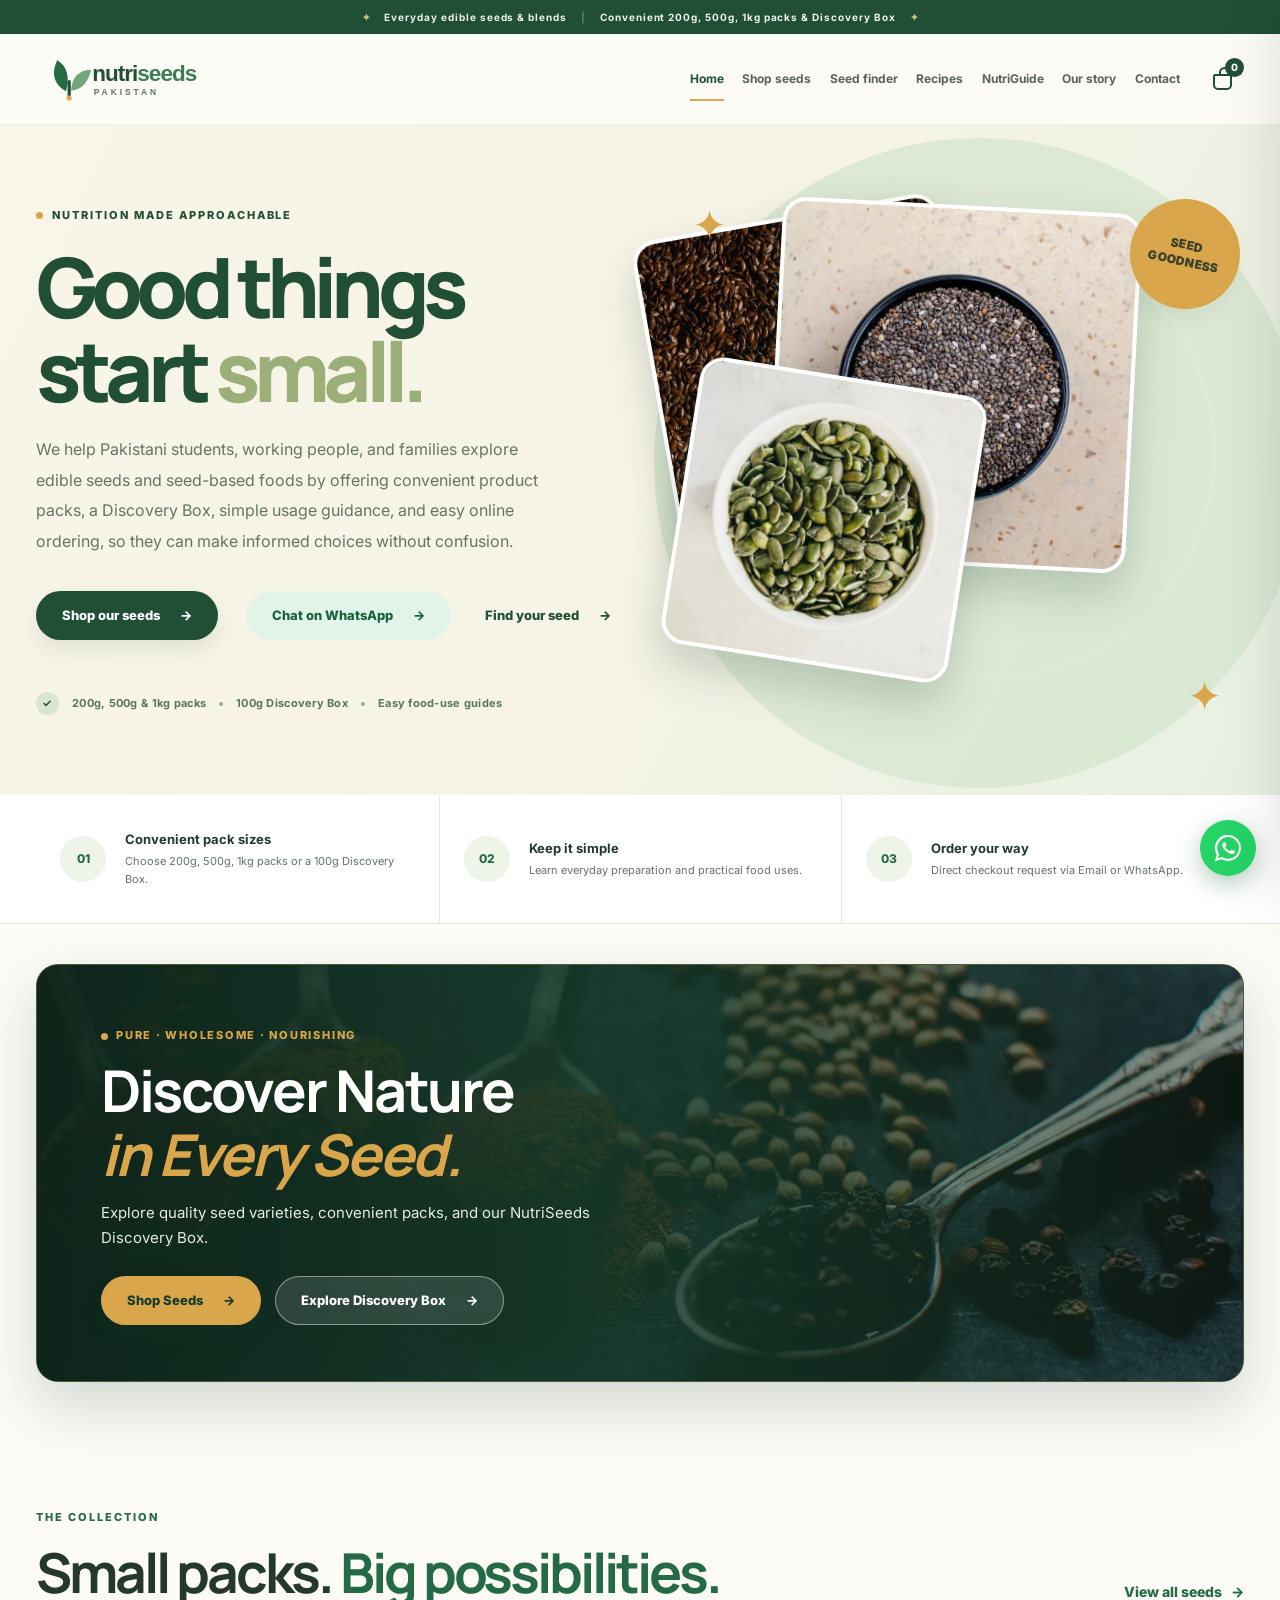
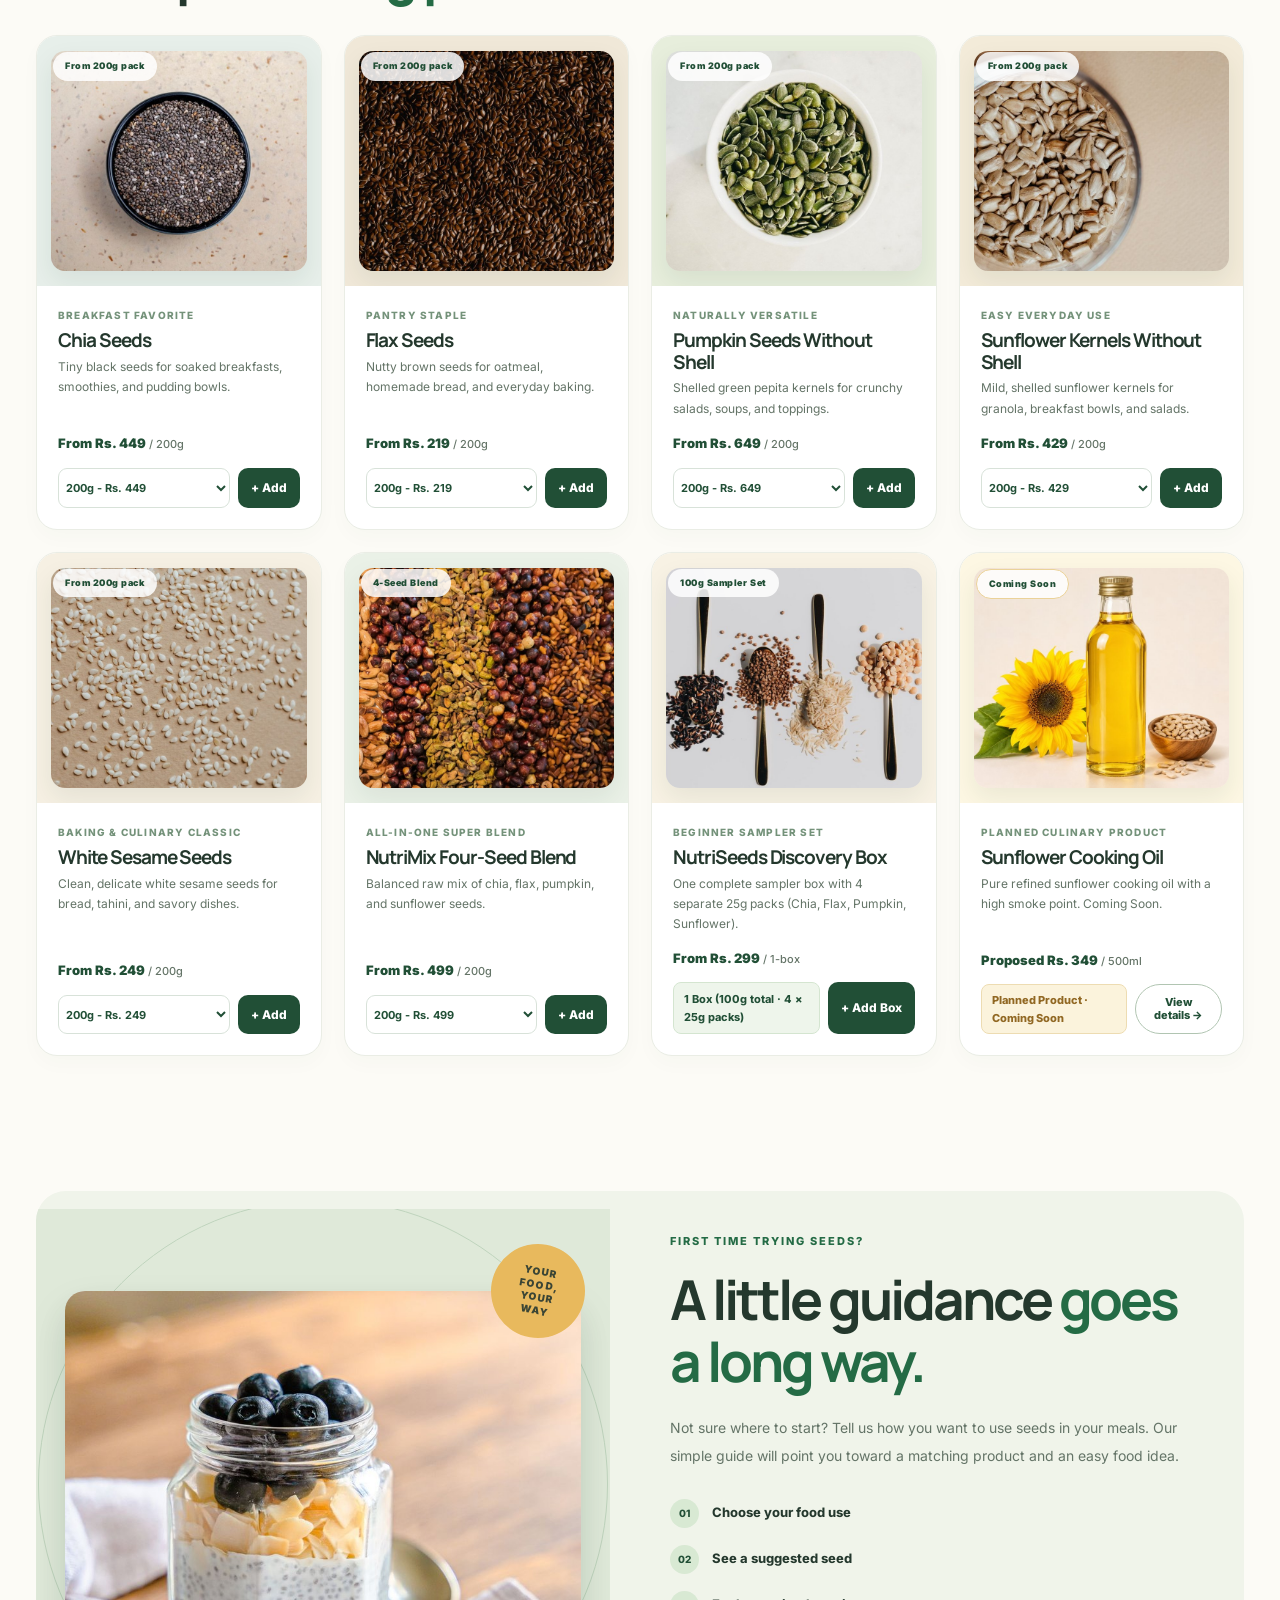
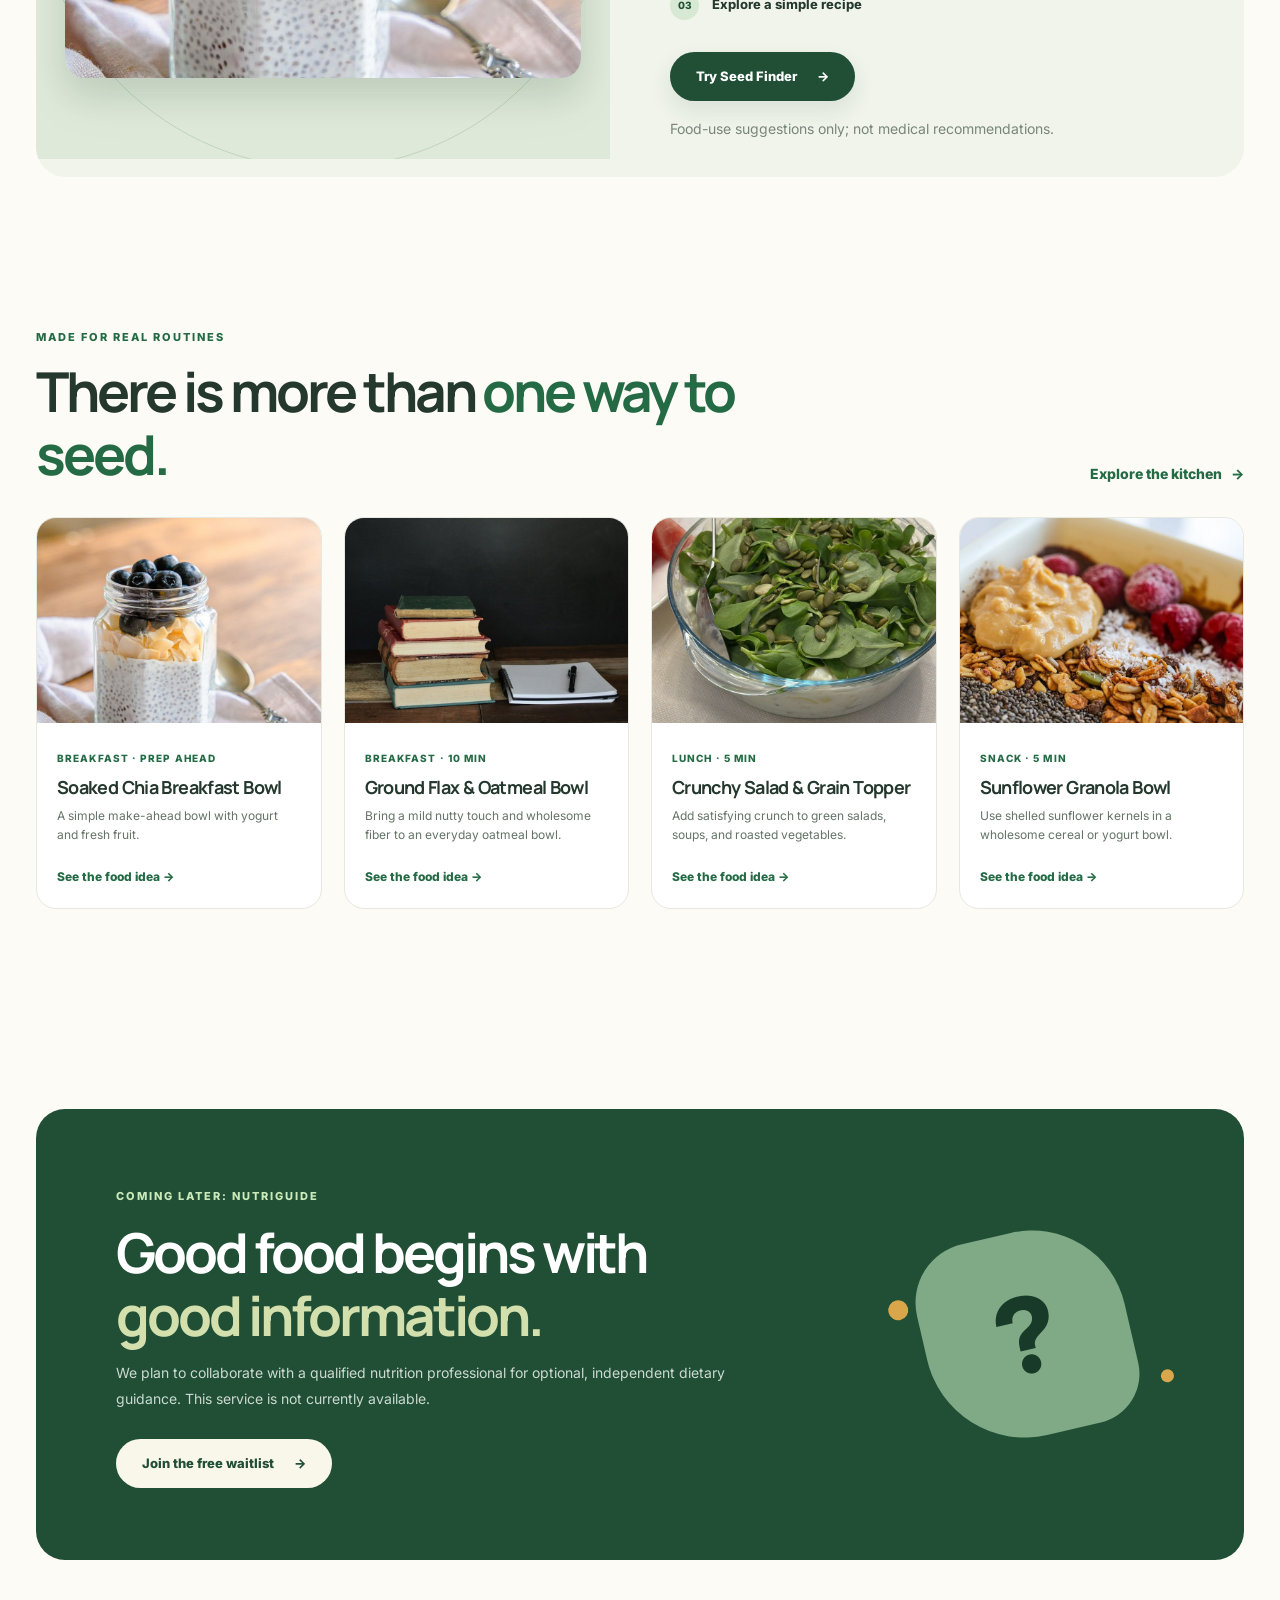
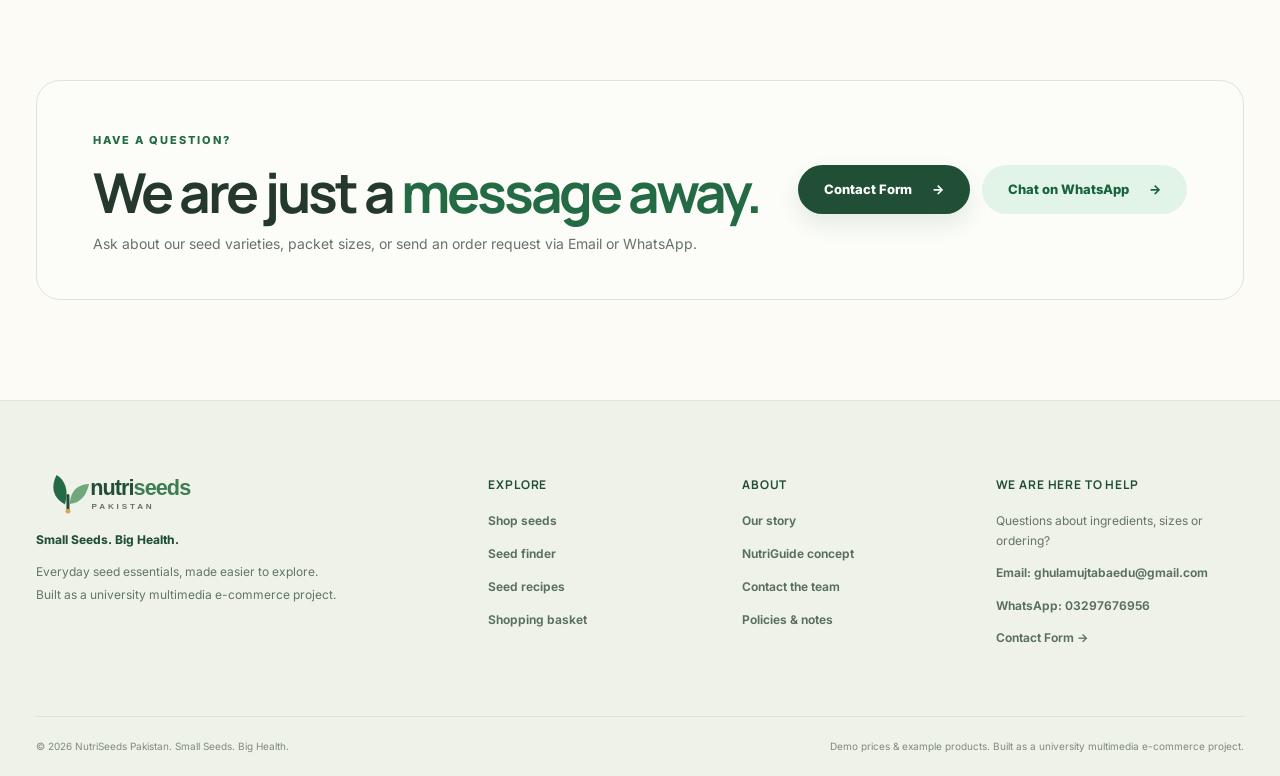
<file: index.html>
<!doctype html><html lang="en"><head><meta charset="utf-8"><meta name="viewport" content="width=device-width,initial-scale=1"><meta name="description" content="We help Pakistani students, working people, and families explore edible seeds and seed-based foods with convenient 200g, 500g, 1kg packs, a Discovery Box, simple food guides, and easy online ordering."><meta name="theme-color" content="#214F36"><link rel="icon" type="image/svg+xml" href="assets/icons/symbol.svg"><link rel="preconnect" href="https://fonts.googleapis.com"><link rel="preconnect" href="https://fonts.gstatic.com" crossorigin><link href="https://fonts.googleapis.com/css2?family=Inter:wght@400;500;600;700;800&family=Manrope:wght@400;500;600;700;800&display=swap" rel="stylesheet"><link rel="stylesheet" href="assets/css/styles.css"><title>Everyday Seeds, Simply | NutriSeeds Pakistan</title><script src="assets/js/config.js" defer></script><script src="assets/js/data.js" defer></script><script src="assets/js/app.js" defer></script></head><body data-page="home"><a href="#main" class="skip-link">Skip to content</a><div class="announcement"><span class="tiny-star">&#10022;</span> Everyday edible seeds &amp; blends <span class="announcement-divider">|</span> Convenient 200g, 500g, 1kg packs &amp; Discovery Box <span class="tiny-star">&#10022;</span></div>
<header class="site-header"><div class="container nav-shell"><a href="index.html" class="brand" aria-label="NutriSeeds Pakistan home"><img src="assets/icons/logo.svg" width="222" height="56" alt="NutriSeeds Pakistan logo"></a><nav class="desktop-nav" aria-label="Main navigation"><a href="index.html" class="nav-link is-active" aria-current=page>Home</a><a href="shop.html" class="nav-link " >Shop seeds</a><a href="seed-finder.html" class="nav-link " >Seed finder</a><a href="recipes.html" class="nav-link " >Recipes</a><a href="nutriguide.html" class="nav-link " >NutriGuide</a><a href="about.html" class="nav-link " >Our story</a><a href="contact.html" class="nav-link " >Contact</a></nav><div class="header-actions"><button type="button" class="icon-btn cart-trigger" data-drawer-open aria-label="Open shopping basket"><span class="symbol-basket" aria-hidden="true"></span><span class="cart-count" data-cart-count>0</span></button><button class="icon-btn menu-toggle" type="button" data-menu-toggle aria-expanded="false" aria-controls="mobile-nav" aria-label="Open menu"><span></span><span></span><span></span></button></div></div><nav id="mobile-nav" class="mobile-nav" aria-label="Mobile navigation" hidden><a href="index.html" class="nav-link is-active" aria-current=page>Home</a><a href="shop.html" class="nav-link " >Shop seeds</a><a href="seed-finder.html" class="nav-link " >Seed finder</a><a href="recipes.html" class="nav-link " >Recipes</a><a href="nutriguide.html" class="nav-link " >NutriGuide</a><a href="about.html" class="nav-link " >Our story</a><a href="contact.html" class="nav-link " >Contact</a><a href="cart.html" class="nav-link">My basket</a></nav></header><main id="main">
<section class="hero"><div class="container hero-grid"><div class="hero-copy"><span class="eyebrow eyebrow-dark"><span class="eyebrow-dot"></span> NUTRITION MADE APPROACHABLE</span><h1>Good things<br>start <em>small.</em></h1><p class="hero-desc">We help Pakistani students, working people, and families explore edible seeds and seed-based foods by offering convenient product packs, a Discovery Box, simple usage guidance, and easy online ordering, so they can make informed choices without confusion.</p><div class="hero-buttons"><a class="btn btn-primary" href="shop.html">Shop our seeds <span aria-hidden="true">&rarr;</span></a><a class="btn btn-whatsapp" href="https://wa.me/923297676956?text=Hello%20NutriSeeds%20Pakistan!%20I%20am%20interested%20in%20your%20seed%20products.%20Please%20share%20more%20information." target="_blank" rel="noopener noreferrer">Chat on WhatsApp <span aria-hidden="true">&rarr;</span></a><a class="btn btn-plain" href="seed-finder.html">Find your seed <span aria-hidden="true">&rarr;</span></a></div><div class="hero-foot"><span class="hero-foot-icon">&#10003;</span><span>200g, 500g &amp; 1kg packs</span><span class="foot-dot"></span><span>100g Discovery Box</span><span class="foot-dot"></span><span>Easy food-use guides</span></div></div><div class="hero-visual"><div class="hero-orbit hero-orbit-one"></div><div class="hero-orbit hero-orbit-two"></div><div class="hero-sticker">SEED<br>GOODNESS <span>&#10022;</span></div><img class="hero-pack hero-pack-back" src="assets/images/flax.jpg" alt="Whole brown flax seeds"><img class="hero-pack hero-pack-center" src="assets/images/chia.jpg" alt="Raw black chia seeds in a bowl"><img class="hero-pack hero-pack-front" src="assets/images/pumpkin.jpg" alt="Shelled green pumpkin seed kernels"><div class="hero-spark hero-spark-one">&#10022;</div><div class="hero-spark hero-spark-two">&#10022;</div></div></div></section>
<section class="benefit-band"><div class="container benefit-grid"><div class="benefit"><span class="benefit-icon">01</span><div><strong>Convenient pack sizes</strong><p>Choose 200g, 500g, 1kg packs or a 100g Discovery Box.</p></div></div><div class="benefit"><span class="benefit-icon">02</span><div><strong>Keep it simple</strong><p>Learn everyday preparation and practical food uses.</p></div></div><div class="benefit"><span class="benefit-icon">03</span><div><strong>Order your way</strong><p>Direct checkout request via Email or WhatsApp.</p></div></div></div></section>
<section class="promo-banner-section" aria-label="NutriSeeds Promotional Banner"><div class="container"><div class="promo-banner-card"><div class="promo-banner-media"><picture><source srcset="assets/images/banner.webp" type="image/webp"><img src="assets/images/banner.jpg" alt="Wholesome edible seed varieties including chia, flax, pumpkin, and sunflower" width="1600" height="700" fetchpriority="high"></picture><div class="promo-banner-overlay" aria-hidden="true"></div></div><div class="promo-banner-content"><span class="promo-banner-tag"><span class="eyebrow-dot"></span> PURE &middot; WHOLESOME &middot; NOURISHING</span><h2 class="promo-banner-title">Discover Nature<br><em>in Every Seed.</em></h2><p class="promo-banner-desc">Explore quality seed varieties, convenient packs, and our NutriSeeds Discovery Box.</p><div class="promo-banner-actions"><a class="btn btn-primary" href="shop.html">Shop Seeds <span aria-hidden="true">&rarr;</span></a><a class="btn btn-outline promo-btn-secondary" href="product.html?id=discovery-box">Explore Discovery Box <span aria-hidden="true">&rarr;</span></a></div></div></div></div></section>
<section class="section"><div class="container"><div class="section-head"><div><span class="eyebrow">THE COLLECTION</span><h2>Small packs. <em>Big possibilities.</em></h2></div><a class="text-link" href="shop.html">View all seeds <span aria-hidden="true">&rarr;</span></a></div><div class="product-grid" id="featured-products"></div></div></section>
<section class="section section-inset"><div class="container"><div class="feature-split"><div class="feature-art"><div class="feature-art-ring"></div><img src="assets/images/chia-breakfast.jpg" alt="Soaked chia breakfast bowl prepared with fresh fruit" loading="lazy"><span class="floating-note">YOUR FOOD,<br>YOUR WAY</span></div><div class="feature-copy"><span class="eyebrow">FIRST TIME TRYING SEEDS?</span><h2>A little guidance <em>goes a long way.</em></h2><p>Not sure where to start? Tell us how you want to use seeds in your meals. Our simple guide will point you toward a matching product and an easy food idea.</p><div class="mini-steps"><div><span>01</span> Choose your food use</div><div><span>02</span> See a suggested seed</div><div><span>03</span> Explore a simple recipe</div></div><a href="seed-finder.html" class="btn btn-primary">Try Seed Finder <span aria-hidden="true">&rarr;</span></a><p class="fine-print">Food-use suggestions only; not medical recommendations.</p></div></div></div></section>
<section class="section"><div class="container"><div class="section-head"><div><span class="eyebrow">MADE FOR REAL ROUTINES</span><h2>There is more than <em>one way to seed.</em></h2></div><a class="text-link" href="recipes.html">Explore the kitchen <span aria-hidden="true">&rarr;</span></a></div><div class="recipe-grid" id="featured-recipes"></div></div></section>
<section class="section"><div class="container"><div class="guide-banner"><div><span class="eyebrow eyebrow-light">COMING LATER: NUTRIGUIDE</span><h2>Good food begins with <em>good information.</em></h2><p>We plan to collaborate with a qualified nutrition professional for optional, independent dietary guidance. This service is not currently available.</p><a href="nutriguide.html#join-waitlist" class="btn btn-light">Join the free waitlist <span aria-hidden="true">&rarr;</span></a></div><div class="guide-shape"><span>?</span><span class="guide-shape-dot one"></span><span class="guide-shape-dot two"></span></div></div></div></section>
<section class="section section-last"><div class="container newsletter-card"><div><span class="eyebrow">HAVE A QUESTION?</span><h2>We are just a <em>message away.</em></h2><p>Ask about our seed varieties, packet sizes, or send an order request via Email or WhatsApp.</p></div><div style="display:flex;gap:12px;flex-wrap:wrap;"><a class="btn btn-primary" href="contact.html">Contact Form <span aria-hidden="true">&rarr;</span></a><a class="btn btn-whatsapp" href="https://wa.me/923297676956?text=Hello%20NutriSeeds%20Pakistan!%20I%20am%20interested%20in%20your%20seed%20products.%20Please%20share%20more%20information." target="_blank" rel="noopener noreferrer">Chat on WhatsApp <span aria-hidden="true">&rarr;</span></a></div></div></section>
</main><footer class="footer"><div class="container footer-grid"><div class="footer-brand"><img src="assets/icons/logo.svg" width="210" height="52" alt="NutriSeeds Pakistan"><p>Small Seeds. Big Health.</p><p>Everyday seed essentials, made easier to explore. Built as a university multimedia e-commerce project.</p></div><div><h3>Explore</h3><a href="shop.html">Shop seeds</a><a href="seed-finder.html">Seed finder</a><a href="recipes.html">Seed recipes</a><a href="cart.html">Shopping basket</a></div><div><h3>About</h3><a href="about.html">Our story</a><a href="nutriguide.html">NutriGuide concept</a><a href="contact.html">Contact the team</a><a href="about.html#policies">Policies &amp; notes</a></div><div><h3>We are here to help</h3><p>Questions about ingredients, sizes or ordering?</p><a class="footer-contact" href="mailto:ghulamujtabaedu@gmail.com">Email: ghulamujtabaedu@gmail.com</a><a class="footer-contact" href="https://wa.me/923297676956?text=Hello%20NutriSeeds%20Pakistan!%20I%20am%20interested%20in%20your%20seed%20products.%20Please%20share%20more%20information." target="_blank" rel="noopener noreferrer">WhatsApp: 03297676956</a><a class="footer-contact" href="contact.html">Contact Form &rarr;</a></div></div><div class="container footer-bottom"><span>&copy; <span id="year">2026</span> NutriSeeds Pakistan. Small Seeds. Big Health.</span><span>Demo prices &amp; example products. Built as a university multimedia e-commerce project.</span></div></footer><div class="drawer-backdrop" id="drawer-backdrop" hidden></div><aside class="cart-drawer" id="cart-drawer" role="dialog" aria-modal="true" aria-labelledby="drawer-heading" aria-hidden="true" inert><div class="drawer-head"><div><span class="eyebrow">YOUR PICKS</span><h2 id="drawer-heading">Shopping basket <span data-cart-count>0</span></h2></div><button type="button" class="icon-btn close-drawer" aria-label="Close basket" data-drawer-close>&times;</button></div><div id="drawer-items" class="drawer-items"></div><div class="drawer-footer"><div class="subtotal-row"><span>Subtotal</span><strong id="drawer-subtotal">Rs. 0</strong></div><p class="fine-print">Delivery is confirmed separately. No payment is taken on this website.</p><a href="cart.html" class="btn btn-primary btn-block">Go to checkout <span aria-hidden="true">&rarr;</span></a><button type="button" class="btn btn-whatsapp btn-block" id="drawer-whatsapp-btn" style="margin-top:10px;">Quick Order via WhatsApp <span aria-hidden="true">&rarr;</span></button></div></aside><div id="toast" class="toast" role="status" aria-live="polite"></div><aside class="floating-whatsapp-container" aria-label="Customer WhatsApp assistance">
  <a href="https://wa.me/923297676956?text=Hello%20NutriSeeds%20Pakistan!%20I%20need%20some%20information%20about%20your%20seed%20products.%20Can%20you%20help%20me%3F" class="floating-whatsapp-btn" target="_blank" rel="noopener noreferrer" aria-label="Chat with NutriSeeds Pakistan on WhatsApp for product information">
    <span class="floating-whatsapp-tooltip" role="tooltip">Need help? Chat with us</span>
    <svg class="floating-whatsapp-icon" viewBox="0 0 32 32" width="30" height="30" aria-hidden="true" focusable="false"><path fill="#ffffff" d="M16 2a13.9 13.9 0 0 0-12 21L2 30l7.2-1.9A13.9 13.9 0 1 0 16 2zm0 25.5a11.6 11.6 0 0 1-5.9-1.6l-.4-.3-4.4 1.2 1.2-4.3-.3-.5A11.6 11.6 0 1 1 16 27.5zm6.4-8.6c-.3-.2-2-.1-2.3-1.1-.3-.2-.5-.3-.7.1s-.8 1-1 1.2-.4.2-.7 0a9 9 0 0 1-2.6-1.6 10 10 0 0 1-1.8-2.3c-.2-.3 0-.5.1-.7s.3-.4.5-.6.2-.3.3-.5a2 2 0 0 0 0-.6c-.1-.2-.7-1.7-1-2.3s-.5-.5-.7-.5h-.6a1.2 1.2 0 0 0-.9.4 3.7 3.7 0 0 0-1.1 2.7 6.4 6.4 0 0 0 1.4 3.4 14.5 14.5 0 0 0 5.6 5 18.2 18.2 0 0 0 1.9.7 4.5 4.5 0 0 0 2.1.1 3.5 3.5 0 0 0 2.3-1.6 2.8 2.8 0 0 0 .2-1.6c-.1-.3-.3-.4-.6-.6z"/></svg>
  </a>
</aside>
</body></html>
</file>
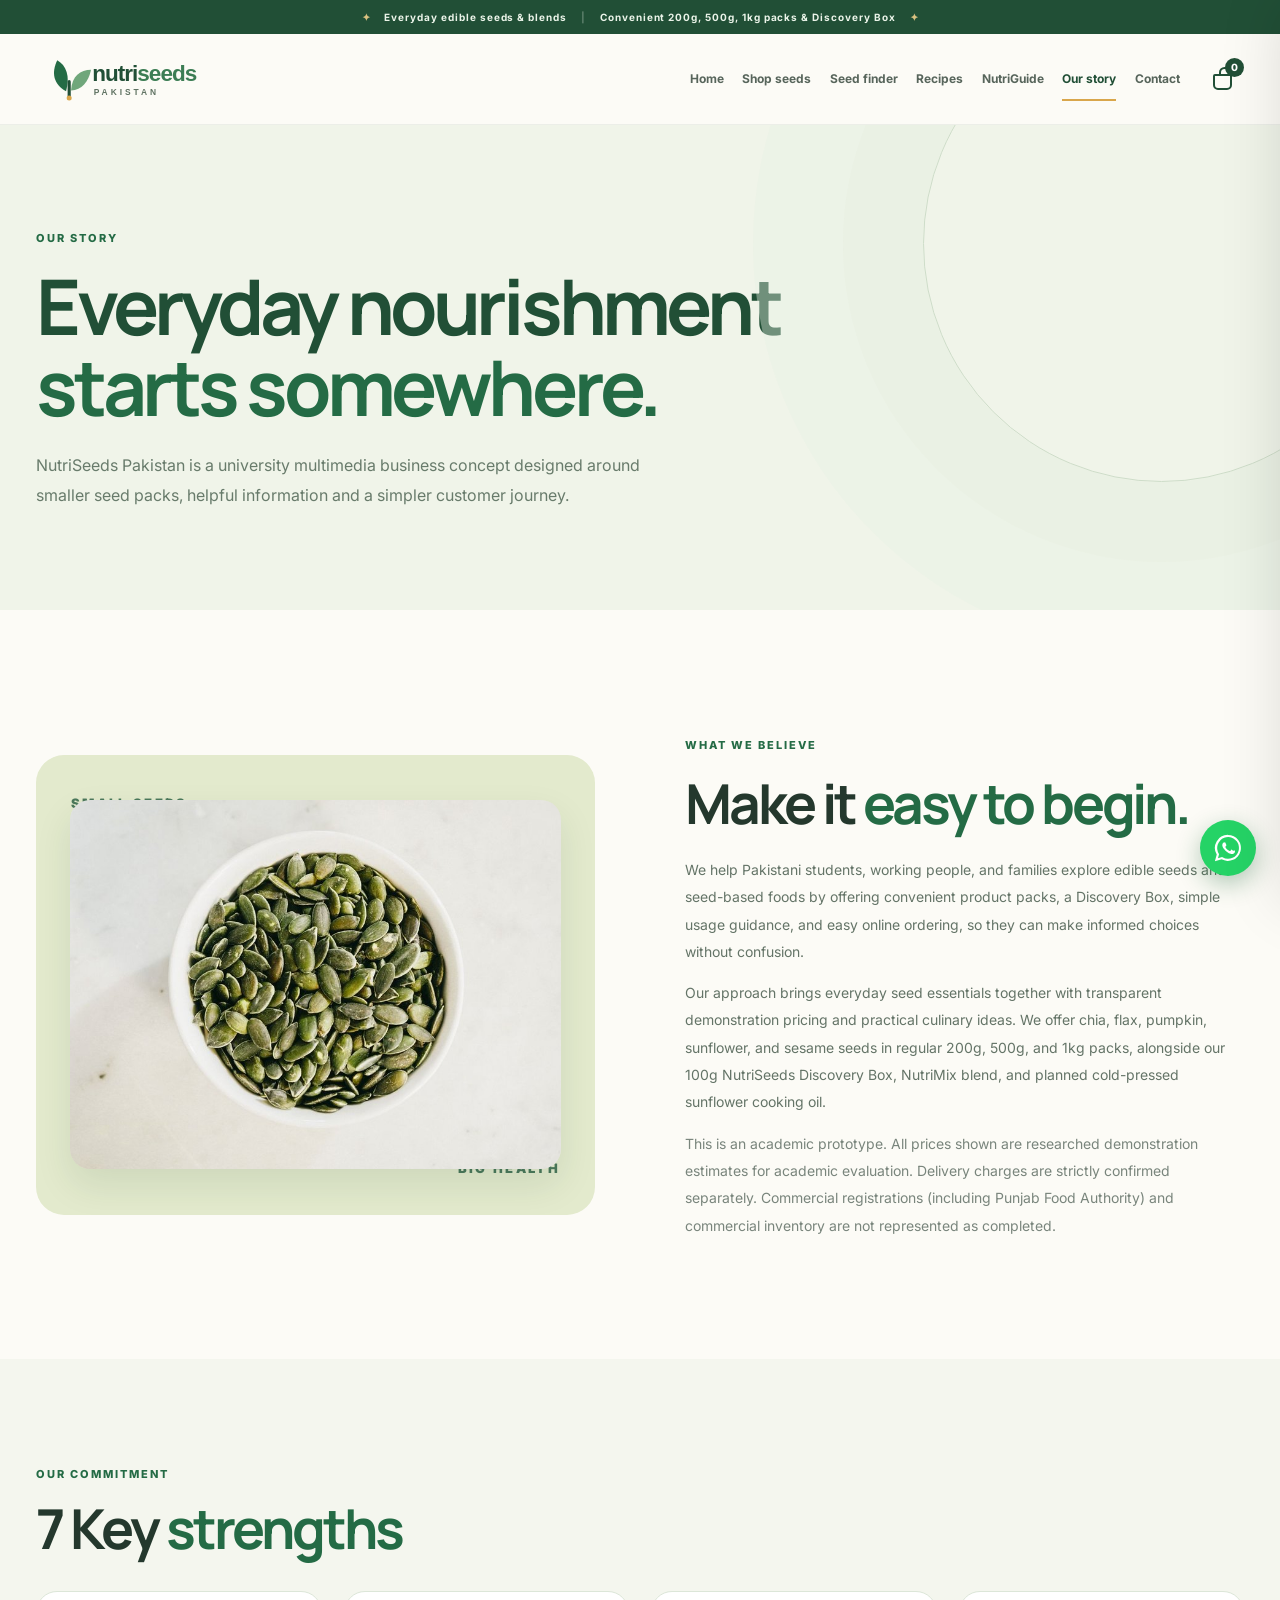
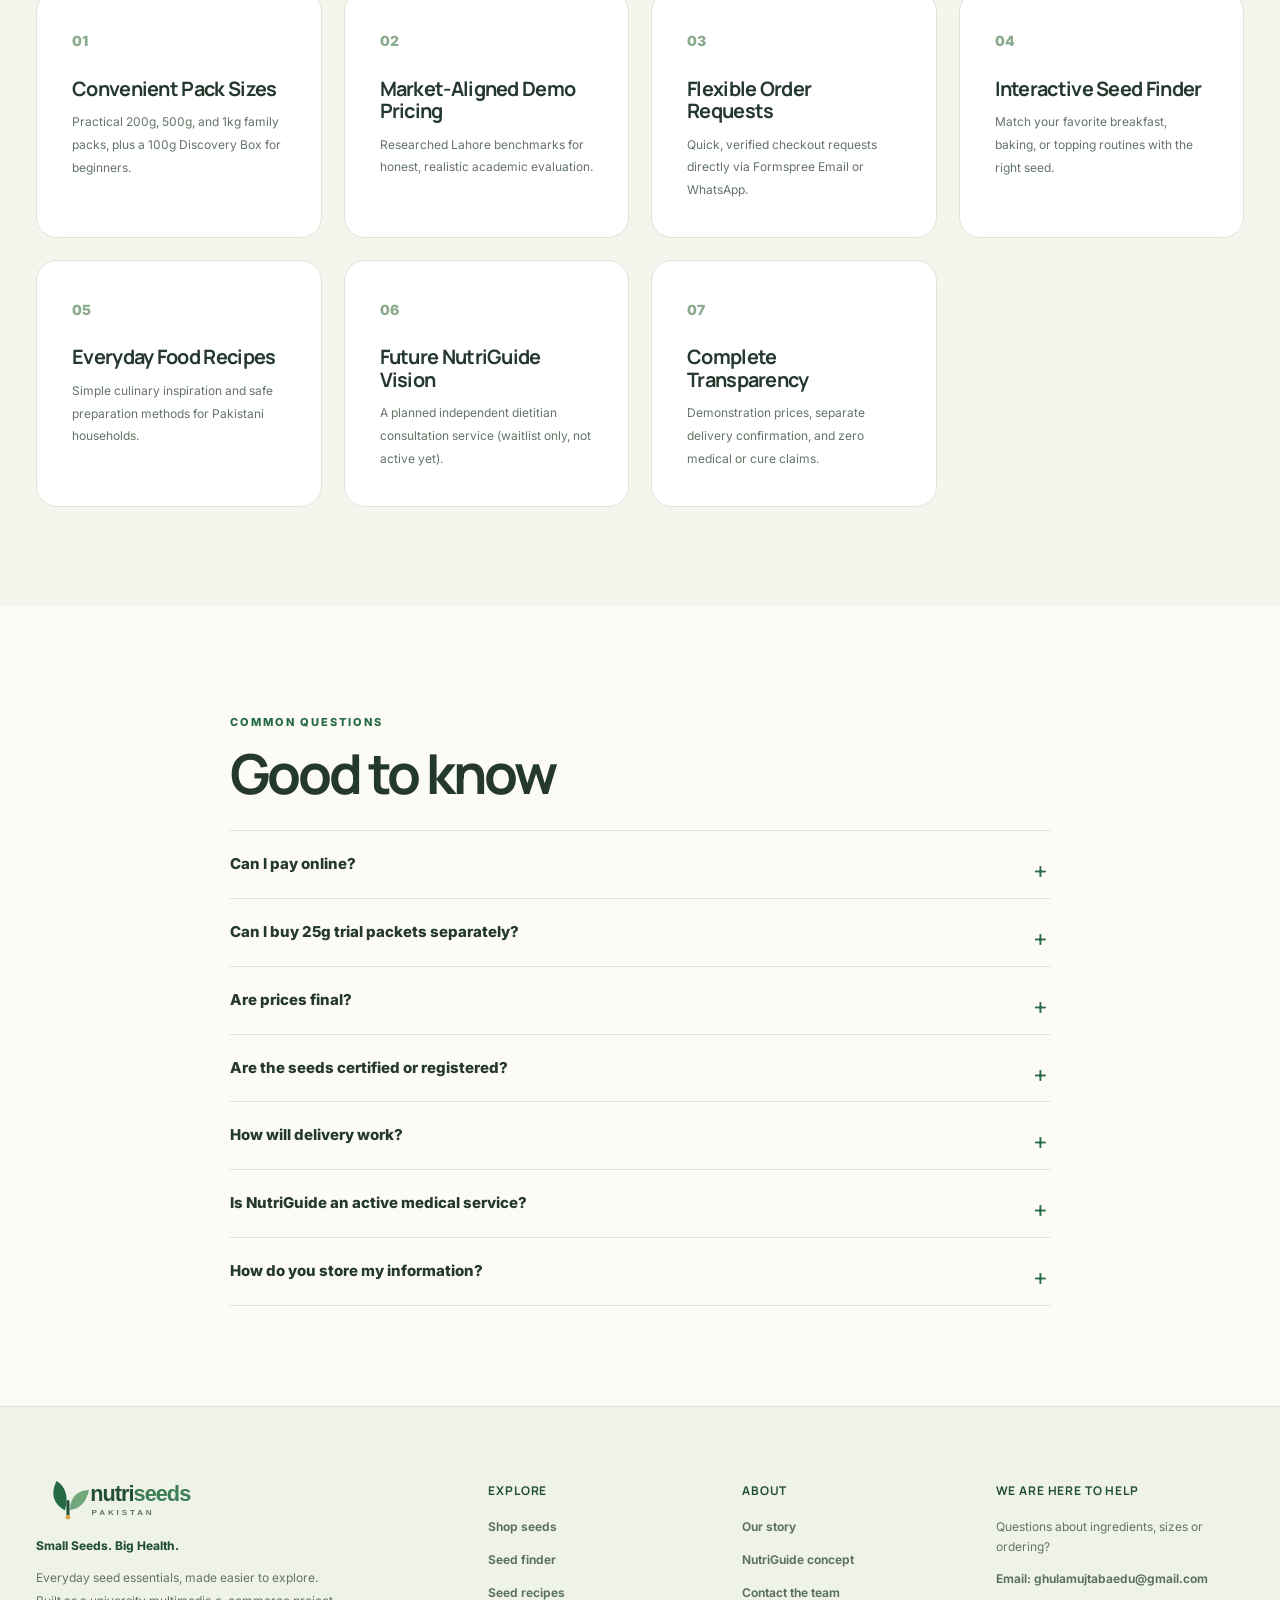
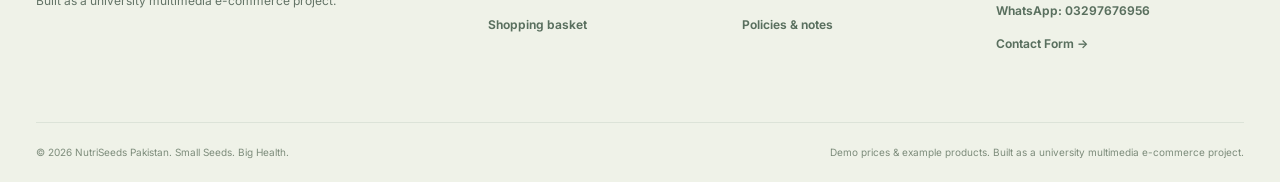
<file: about.html>
<!doctype html><html lang="en"><head><meta charset="utf-8"><meta name="viewport" content="width=device-width,initial-scale=1"><meta name="description" content="Learn about NutriSeeds Pakistan, our mission to make edible seeds approachable with convenient packs, transparent demo prices, and practical guidance."><meta name="theme-color" content="#214F36"><link rel="icon" type="image/svg+xml" href="assets/icons/symbol.svg"><link rel="preconnect" href="https://fonts.googleapis.com"><link rel="preconnect" href="https://fonts.gstatic.com" crossorigin><link href="https://fonts.googleapis.com/css2?family=Inter:wght@400;500;600;700;800&family=Manrope:wght@400;500;600;700;800&display=swap" rel="stylesheet"><link rel="stylesheet" href="assets/css/styles.css"><title>Our Story &amp; FAQs | NutriSeeds Pakistan</title><script src="assets/js/config.js" defer></script><script src="assets/js/data.js" defer></script><script src="assets/js/app.js" defer></script></head><body data-page="about"><a href="#main" class="skip-link">Skip to content</a><div class="announcement"><span class="tiny-star">&#10022;</span> Everyday edible seeds &amp; blends <span class="announcement-divider">|</span> Convenient 200g, 500g, 1kg packs &amp; Discovery Box <span class="tiny-star">&#10022;</span></div>
<header class="site-header"><div class="container nav-shell"><a href="index.html" class="brand" aria-label="NutriSeeds Pakistan home"><img src="assets/icons/logo.svg" width="222" height="56" alt="NutriSeeds Pakistan logo"></a><nav class="desktop-nav" aria-label="Main navigation"><a href="index.html" class="nav-link " >Home</a><a href="shop.html" class="nav-link " >Shop seeds</a><a href="seed-finder.html" class="nav-link " >Seed finder</a><a href="recipes.html" class="nav-link " >Recipes</a><a href="nutriguide.html" class="nav-link " >NutriGuide</a><a href="about.html" class="nav-link is-active" aria-current=page>Our story</a><a href="contact.html" class="nav-link " >Contact</a></nav><div class="header-actions"><button type="button" class="icon-btn cart-trigger" data-drawer-open aria-label="Open shopping basket"><span class="symbol-basket" aria-hidden="true"></span><span class="cart-count" data-cart-count>0</span></button><button class="icon-btn menu-toggle" type="button" data-menu-toggle aria-expanded="false" aria-controls="mobile-nav" aria-label="Open menu"><span></span><span></span><span></span></button></div></div><nav id="mobile-nav" class="mobile-nav" aria-label="Mobile navigation" hidden><a href="index.html" class="nav-link " >Home</a><a href="shop.html" class="nav-link " >Shop seeds</a><a href="seed-finder.html" class="nav-link " >Seed finder</a><a href="recipes.html" class="nav-link " >Recipes</a><a href="nutriguide.html" class="nav-link " >NutriGuide</a><a href="about.html" class="nav-link is-active" aria-current=page>Our story</a><a href="contact.html" class="nav-link " >Contact</a><a href="cart.html" class="nav-link">My basket</a></nav></header><main id="main"><section class="page-top about-top"><div class="container"><span class="eyebrow">OUR STORY</span><h1>Everyday nourishment<br><em>starts somewhere.</em></h1><p>NutriSeeds Pakistan is a university multimedia business concept designed around smaller seed packs, helpful information and a simpler customer journey.</p></div></section><section class="section"><div class="container"><div class="feature-split about-split"><div class="about-display"><span>SMALL SEEDS</span><img src="assets/images/pumpkin.jpg" alt="Shelled green pumpkin seed kernels" loading="lazy"><span>BIG HEALTH</span></div><div class="feature-copy"><span class="eyebrow">WHAT WE BELIEVE</span><h2>Make it <em>easy to begin.</em></h2><p>We help Pakistani students, working people, and families explore edible seeds and seed-based foods by offering convenient product packs, a Discovery Box, simple usage guidance, and easy online ordering, so they can make informed choices without confusion.</p><p>Our approach brings everyday seed essentials together with transparent demonstration pricing and practical culinary ideas. We offer chia, flax, pumpkin, sunflower, and sesame seeds in regular 200g, 500g, and 1kg packs, alongside our 100g NutriSeeds Discovery Box, NutriMix blend, and planned cold-pressed sunflower cooking oil.</p><p class="fine-print">This is an academic prototype. All prices shown are researched demonstration estimates for academic evaluation. Delivery charges are strictly confirmed separately. Commercial registrations (including Punjab Food Authority) and commercial inventory are not represented as completed.</p></div></div></div></section><section class="section soft-section"><div class="container"><div class="section-head"><div><span class="eyebrow">OUR COMMITMENT</span><h2>7 Key <em>strengths</em></h2></div></div><div class="steps-grid" style="grid-template-columns:repeat(auto-fit, minmax(280px, 1fr));"><div class="step-card"><span>01</span><h3>Convenient Pack Sizes</h3><p>Practical 200g, 500g, and 1kg family packs, plus a 100g Discovery Box for beginners.</p></div><div class="step-card"><span>02</span><h3>Market-Aligned Demo Pricing</h3><p>Researched Lahore benchmarks for honest, realistic academic evaluation.</p></div><div class="step-card"><span>03</span><h3>Flexible Order Requests</h3><p>Quick, verified checkout requests directly via Formspree Email or WhatsApp.</p></div><div class="step-card"><span>04</span><h3>Interactive Seed Finder</h3><p>Match your favorite breakfast, baking, or topping routines with the right seed.</p></div><div class="step-card"><span>05</span><h3>Everyday Food Recipes</h3><p>Simple culinary inspiration and safe preparation methods for Pakistani households.</p></div><div class="step-card"><span>06</span><h3>Future NutriGuide Vision</h3><p>A planned independent dietitian consultation service (waitlist only, not active yet).</p></div><div class="step-card"><span>07</span><h3>Complete Transparency</h3><p>Demonstration prices, separate delivery confirmation, and zero medical or cure claims.</p></div></div></div></section><section class="section" id="policies"><div class="container narrow"><div class="faq-heading"><span class="eyebrow">COMMON QUESTIONS</span><h2>Good to know</h2></div><div class="faq-list"><details><summary>Can I pay online?</summary><p>No. This student website does not collect payment. The checkout demonstrates an order-request system rather than a completed commercial sale.</p></details><details><summary>Can I buy 25g trial packets separately?</summary><p>Individual seed varieties are sold in regular 200g, 500g, and 1kg packs. The 25g portions are exclusively available inside our curated NutriSeeds Discovery Box (containing four separate 25g packets of chia, flax, pumpkin, and sunflower seeds for Rs. 299) to provide a complete beginner tasting kit without single-packet shipping waste.</p></details><details><summary>Are prices final?</summary><p>No. Displayed prices are illustrative for the multimedia project and require real sourcing, packaging and delivery calculations before commercial launch.</p></details><details><summary>Are the seeds certified or registered?</summary><p>The concept does not claim current food registrations, laboratory certificates or verified suppliers. Those must be arranged before commercial sale, including any applicable Punjab Food Authority requirements.</p></details><details><summary>How will delivery work?</summary><p>Potential channels include couriers and local pickup/retail partnerships. There is no promised rate, delivery schedule or inventory in this prototype.</p></details><details><summary>Is NutriGuide an active medical service?</summary><p>No. It is a planned optional partnership with a qualified nutrition professional, not an operational service or medical diagnosis facility.</p></details><details><summary>How do you store my information?</summary><p>The cart remains in your browser. If a real form connection is configured, order and contact details are sent to the team's configured form processor and inbox for responding. Do not enter medical information in any form.</p></details></div></div></section></main><footer class="footer"><div class="container footer-grid"><div class="footer-brand"><img src="assets/icons/logo.svg" width="210" height="52" alt="NutriSeeds Pakistan"><p>Small Seeds. Big Health.</p><p>Everyday seed essentials, made easier to explore. Built as a university multimedia e-commerce project.</p></div><div><h3>Explore</h3><a href="shop.html">Shop seeds</a><a href="seed-finder.html">Seed finder</a><a href="recipes.html">Seed recipes</a><a href="cart.html">Shopping basket</a></div><div><h3>About</h3><a href="about.html">Our story</a><a href="nutriguide.html">NutriGuide concept</a><a href="contact.html">Contact the team</a><a href="about.html#policies">Policies &amp; notes</a></div><div><h3>We are here to help</h3><p>Questions about ingredients, sizes or ordering?</p><a class="footer-contact" href="mailto:ghulamujtabaedu@gmail.com">Email: ghulamujtabaedu@gmail.com</a><a class="footer-contact" href="https://wa.me/923297676956?text=Hello%20NutriSeeds%20Pakistan!%20I%20am%20interested%20in%20your%20seed%20products.%20Please%20share%20more%20information." target="_blank" rel="noopener noreferrer">WhatsApp: 03297676956</a><a class="footer-contact" href="contact.html">Contact Form &rarr;</a></div></div><div class="container footer-bottom"><span>&copy; <span id="year">2026</span> NutriSeeds Pakistan. Small Seeds. Big Health.</span><span>Demo prices &amp; example products. Built as a university multimedia e-commerce project.</span></div></footer><div class="drawer-backdrop" id="drawer-backdrop" hidden></div><aside class="cart-drawer" id="cart-drawer" role="dialog" aria-modal="true" aria-labelledby="drawer-heading" aria-hidden="true" inert><div class="drawer-head"><div><span class="eyebrow">YOUR PICKS</span><h2 id="drawer-heading">Shopping basket <span data-cart-count>0</span></h2></div><button type="button" class="icon-btn close-drawer" aria-label="Close basket" data-drawer-close>&times;</button></div><div id="drawer-items" class="drawer-items"></div><div class="drawer-footer"><div class="subtotal-row"><span>Subtotal</span><strong id="drawer-subtotal">Rs. 0</strong></div><p class="fine-print">Delivery is confirmed separately. No payment is taken on this website.</p><a href="cart.html" class="btn btn-primary btn-block">Go to checkout <span aria-hidden="true">&rarr;</span></a><button type="button" class="btn btn-whatsapp btn-block" id="drawer-whatsapp-btn" style="margin-top:10px;">Quick Order via WhatsApp <span aria-hidden="true">&rarr;</span></button></div></aside><div id="toast" class="toast" role="status" aria-live="polite"></div><aside class="floating-whatsapp-container" aria-label="Customer WhatsApp assistance">
  <a href="https://wa.me/923297676956?text=Hello%20NutriSeeds%20Pakistan!%20I%20need%20some%20information%20about%20your%20seed%20products.%20Can%20you%20help%20me%3F" class="floating-whatsapp-btn" target="_blank" rel="noopener noreferrer" aria-label="Chat with NutriSeeds Pakistan on WhatsApp for product information">
    <span class="floating-whatsapp-tooltip" role="tooltip">Need help? Chat with us</span>
    <svg class="floating-whatsapp-icon" viewBox="0 0 32 32" width="30" height="30" aria-hidden="true" focusable="false"><path fill="#ffffff" d="M16 2a13.9 13.9 0 0 0-12 21L2 30l7.2-1.9A13.9 13.9 0 1 0 16 2zm0 25.5a11.6 11.6 0 0 1-5.9-1.6l-.4-.3-4.4 1.2 1.2-4.3-.3-.5A11.6 11.6 0 1 1 16 27.5zm6.4-8.6c-.3-.2-2-.1-2.3-1.1-.3-.2-.5-.3-.7.1s-.8 1-1 1.2-.4.2-.7 0a9 9 0 0 1-2.6-1.6 10 10 0 0 1-1.8-2.3c-.2-.3 0-.5.1-.7s.3-.4.5-.6.2-.3.3-.5a2 2 0 0 0 0-.6c-.1-.2-.7-1.7-1-2.3s-.5-.5-.7-.5h-.6a1.2 1.2 0 0 0-.9.4 3.7 3.7 0 0 0-1.1 2.7 6.4 6.4 0 0 0 1.4 3.4 14.5 14.5 0 0 0 5.6 5 18.2 18.2 0 0 0 1.9.7 4.5 4.5 0 0 0 2.1.1 3.5 3.5 0 0 0 2.3-1.6 2.8 2.8 0 0 0 .2-1.6c-.1-.3-.3-.4-.6-.6z"/></svg>
  </a>
</aside>
</body></html>
</file>
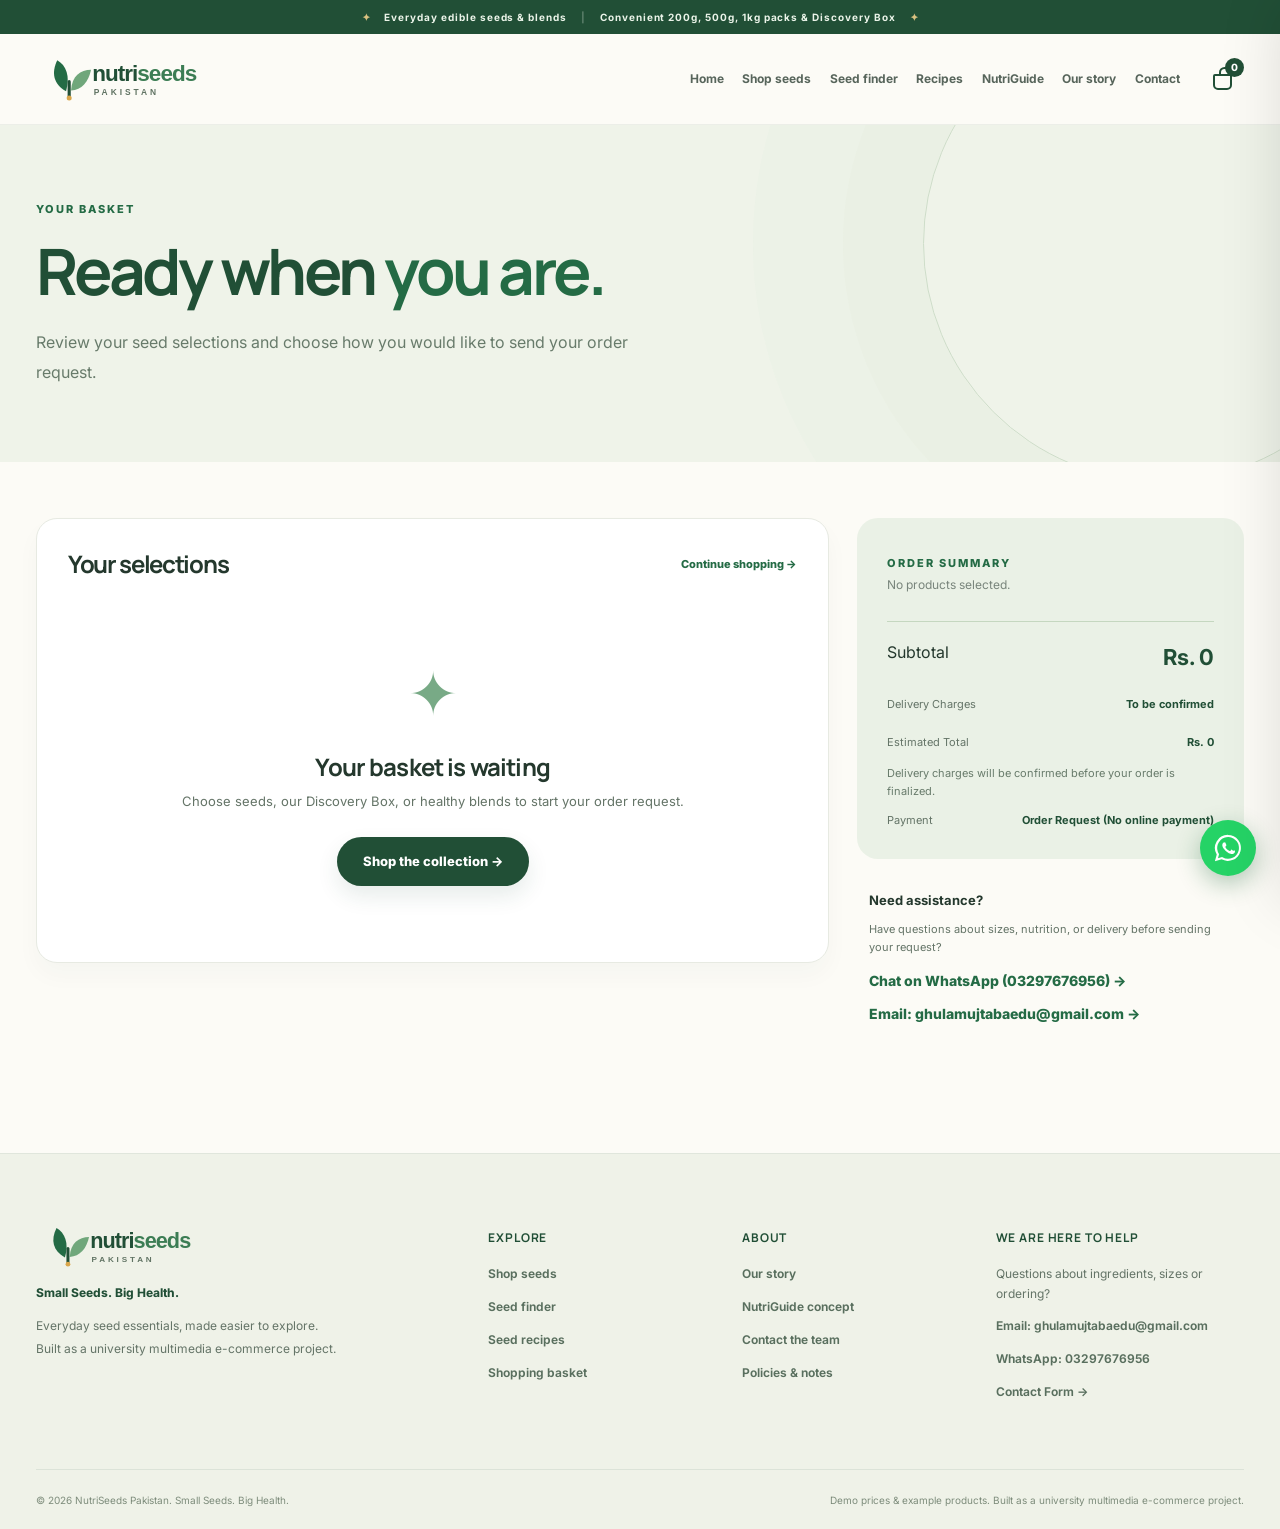
<file: cart.html>
<!doctype html><html lang="en"><head><meta charset="utf-8"><meta name="viewport" content="width=device-width,initial-scale=1"><meta name="description" content="View your basket, update seed quantities, and send a NutriSeeds order request by email or WhatsApp."><meta name="theme-color" content="#214F36"><link rel="icon" type="image/svg+xml" href="assets/icons/symbol.svg"><link rel="preconnect" href="https://fonts.googleapis.com"><link rel="preconnect" href="https://fonts.gstatic.com" crossorigin><link href="https://fonts.googleapis.com/css2?family=Inter:wght@400;500;600;700;800&family=Manrope:wght@400;500;600;700;800&display=swap" rel="stylesheet"><link rel="stylesheet" href="assets/css/styles.css"><title>Your Basket &amp; Checkout | NutriSeeds Pakistan</title><script src="assets/js/config.js" defer></script><script src="assets/js/data.js" defer></script><script src="assets/js/app.js" defer></script></head><body data-page="cart"><a href="#main" class="skip-link">Skip to content</a><div class="announcement"><span class="tiny-star">&#10022;</span> Everyday edible seeds &amp; blends <span class="announcement-divider">|</span> Convenient 200g, 500g, 1kg packs &amp; Discovery Box <span class="tiny-star">&#10022;</span></div>
<header class="site-header"><div class="container nav-shell"><a href="index.html" class="brand" aria-label="NutriSeeds Pakistan home"><img src="assets/icons/logo.svg" width="222" height="56" alt="NutriSeeds Pakistan logo"></a><nav class="desktop-nav" aria-label="Main navigation"><a href="index.html" class="nav-link " >Home</a><a href="shop.html" class="nav-link " >Shop seeds</a><a href="seed-finder.html" class="nav-link " >Seed finder</a><a href="recipes.html" class="nav-link " >Recipes</a><a href="nutriguide.html" class="nav-link " >NutriGuide</a><a href="about.html" class="nav-link " >Our story</a><a href="contact.html" class="nav-link " >Contact</a></nav><div class="header-actions"><button type="button" class="icon-btn cart-trigger" data-drawer-open aria-label="Open shopping basket"><span class="symbol-basket" aria-hidden="true"></span><span class="cart-count" data-cart-count>0</span></button><button class="icon-btn menu-toggle" type="button" data-menu-toggle aria-expanded="false" aria-controls="mobile-nav" aria-label="Open menu"><span></span><span></span><span></span></button></div></div><nav id="mobile-nav" class="mobile-nav" aria-label="Mobile navigation" hidden><a href="index.html" class="nav-link " >Home</a><a href="shop.html" class="nav-link " >Shop seeds</a><a href="seed-finder.html" class="nav-link " >Seed finder</a><a href="recipes.html" class="nav-link " >Recipes</a><a href="nutriguide.html" class="nav-link " >NutriGuide</a><a href="about.html" class="nav-link " >Our story</a><a href="contact.html" class="nav-link " >Contact</a><a href="cart.html" class="nav-link is-active" aria-current=page>My basket</a></nav></header><main id="main"><section class="page-top page-top-small"><div class="container"><span class="eyebrow">YOUR BASKET</span><h1>Ready when <em>you are.</em></h1><p>Review your seed selections and choose how you would like to send your order request.</p></div></section><section class="section checkout-section"><div class="container checkout-layout"><div class="checkout-primary"><div class="checkout-card"><div class="checkout-card-header"><h2>Your selections</h2><a href="shop.html" class="text-link">Continue shopping &rarr;</a></div><div id="cart-list"></div></div><div id="checkout-form-card" class="checkout-card"><div class="checkout-card-header"><h2>Customer &amp; Delivery Details</h2></div><form id="checkout-form" novalidate><div class="form-grid"><label class="field">Customer Name <span>*</span><input id="order-name" name="name" autocomplete="name" required minlength="2" placeholder="Your full name"></label><label class="field">Email Address <span>*</span><input id="order-email" type="email" name="email" autocomplete="email" required placeholder="you@example.com"></label><label class="field">Phone / WhatsApp Number <span>*</span><input id="order-phone" name="phone" inputmode="tel" autocomplete="tel" required minlength="8" placeholder="03XX XXXXXXX or +92 3XX XXXXXXX"></label><label class="field">City <span>*</span><input id="order-city" name="city" autocomplete="address-level2" required placeholder="e.g. Lahore"></label></div><label class="field">Delivery Address or Location <span>*</span><textarea id="order-address" name="address" autocomplete="street-address" required rows="3" placeholder="House/Flat number, street address, area and landmark"></textarea></label><label class="field">Additional Instructions / Order Notes <span class="optional">(optional)</span><textarea id="order-notes" name="notes" rows="2" maxlength="700" placeholder="Any delivery instructions or preferred delivery times"></textarea></label><label class="check-field"><input type="checkbox" id="order-consent" required><span>I understand this submits an Order Request only, not a completed payment or immediate purchase.</span></label><p class="form-feedback" id="order-feedback" role="status" aria-live="polite"></p><div class="order-methods-container"><span class="eyebrow">CHOOSE HOW TO PLACE YOUR ORDER REQUEST</span><div class="order-methods-grid"><div class="order-method-box"><div><h4>Option A: Submit Order Request</h4><p>Submits your order request directly to our verified team email inbox (ghulamujtabaedu@gmail.com). You will receive confirmation and our team will follow up with you.</p></div><button type="submit" id="submit-email-order" class="btn btn-primary btn-block">Submit Order Request <span aria-hidden="true">&rarr;</span></button></div><div class="order-method-box wa-box"><div><h4>Option B: Order via WhatsApp</h4><p>Instantly pre-fills your complete cart details and delivery info into WhatsApp (+92 329 7676956). Review the formatted summary in WhatsApp and tap Send manually.</p></div><button type="button" class="btn btn-whatsapp btn-block" id="submit-whatsapp-order">Order via WhatsApp <span aria-hidden="true">&rarr;</span></button></div></div></div><p class="fine-print" id="order-connection-hint" style="margin-top:16px;"></p></form></div></div><aside class="checkout-aside"><div class="summary-card"><span class="eyebrow">ORDER SUMMARY</span><div id="summary-items"></div><div class="summary-total"><span>Subtotal</span><strong id="summary-subtotal">Rs. 0</strong></div><div class="summary-line"><span>Delivery Charges</span><strong>To be confirmed</strong></div><div class="summary-line"><span>Estimated Total</span><strong id="summary-estimated-total">Rs. 0</strong></div><p style="margin-top:14px; font-size:11px; color:#687b6b; line-height:1.6;">Delivery charges will be confirmed before your order is finalized.</p><div class="summary-line" style="margin-top:10px;"><span>Payment</span><strong>Order Request (No online payment)</strong></div></div><div class="summary-help"><strong>Need assistance?</strong><p>Have questions about sizes, nutrition, or delivery before sending your request?</p><a class="text-link" href="https://wa.me/923297676956?text=Hello%20NutriSeeds%20Pakistan!%20I%20have%20a%20question%20about%20ordering." target="_blank" rel="noopener noreferrer">Chat on WhatsApp (03297676956) &rarr;</a><br><a class="text-link" href="mailto:ghulamujtabaedu@gmail.com" style="margin-top:8px;">Email: ghulamujtabaedu@gmail.com &rarr;</a></div></aside></div></section></main><footer class="footer"><div class="container footer-grid"><div class="footer-brand"><img src="assets/icons/logo.svg" width="210" height="52" alt="NutriSeeds Pakistan"><p>Small Seeds. Big Health.</p><p>Everyday seed essentials, made easier to explore. Built as a university multimedia e-commerce project.</p></div><div><h3>Explore</h3><a href="shop.html">Shop seeds</a><a href="seed-finder.html">Seed finder</a><a href="recipes.html">Seed recipes</a><a href="cart.html">Shopping basket</a></div><div><h3>About</h3><a href="about.html">Our story</a><a href="nutriguide.html">NutriGuide concept</a><a href="contact.html">Contact the team</a><a href="about.html#policies">Policies &amp; notes</a></div><div><h3>We are here to help</h3><p>Questions about ingredients, sizes or ordering?</p><a class="footer-contact" href="mailto:ghulamujtabaedu@gmail.com">Email: ghulamujtabaedu@gmail.com</a><a class="footer-contact" href="https://wa.me/923297676956?text=Hello%20NutriSeeds%20Pakistan!%20I%20am%20interested%20in%20your%20seed%20products.%20Please%20share%20more%20information." target="_blank" rel="noopener noreferrer">WhatsApp: 03297676956</a><a class="footer-contact" href="contact.html">Contact Form &rarr;</a></div></div><div class="container footer-bottom"><span>&copy; <span id="year">2026</span> NutriSeeds Pakistan. Small Seeds. Big Health.</span><span>Demo prices &amp; example products. Built as a university multimedia e-commerce project.</span></div></footer><div class="drawer-backdrop" id="drawer-backdrop" hidden></div><aside class="cart-drawer" id="cart-drawer" role="dialog" aria-modal="true" aria-labelledby="drawer-heading" aria-hidden="true" inert><div class="drawer-head"><div><span class="eyebrow">YOUR PICKS</span><h2 id="drawer-heading">Shopping basket <span data-cart-count>0</span></h2></div><button type="button" class="icon-btn close-drawer" aria-label="Close basket" data-drawer-close>&times;</button></div><div id="drawer-items" class="drawer-items"></div><div class="drawer-footer"><div class="subtotal-row"><span>Subtotal</span><strong id="drawer-subtotal">Rs. 0</strong></div><p class="fine-print">Delivery is confirmed separately. No payment is taken on this website.</p><a href="cart.html" class="btn btn-primary btn-block">Go to checkout <span aria-hidden="true">&rarr;</span></a><button type="button" class="btn btn-whatsapp btn-block" id="drawer-whatsapp-btn" style="margin-top:10px;">Quick Order via WhatsApp <span aria-hidden="true">&rarr;</span></button></div></aside><div id="toast" class="toast" role="status" aria-live="polite"></div><aside class="floating-whatsapp-container" aria-label="Customer WhatsApp assistance">
  <a href="https://wa.me/923297676956?text=Hello%20NutriSeeds%20Pakistan!%20I%20need%20some%20information%20about%20your%20seed%20products.%20Can%20you%20help%20me%3F" class="floating-whatsapp-btn" target="_blank" rel="noopener noreferrer" aria-label="Chat with NutriSeeds Pakistan on WhatsApp for product information">
    <span class="floating-whatsapp-tooltip" role="tooltip">Need help? Chat with us</span>
    <svg class="floating-whatsapp-icon" viewBox="0 0 32 32" width="30" height="30" aria-hidden="true" focusable="false"><path fill="#ffffff" d="M16 2a13.9 13.9 0 0 0-12 21L2 30l7.2-1.9A13.9 13.9 0 1 0 16 2zm0 25.5a11.6 11.6 0 0 1-5.9-1.6l-.4-.3-4.4 1.2 1.2-4.3-.3-.5A11.6 11.6 0 1 1 16 27.5zm6.4-8.6c-.3-.2-2-.1-2.3-1.1-.3-.2-.5-.3-.7.1s-.8 1-1 1.2-.4.2-.7 0a9 9 0 0 1-2.6-1.6 10 10 0 0 1-1.8-2.3c-.2-.3 0-.5.1-.7s.3-.4.5-.6.2-.3.3-.5a2 2 0 0 0 0-.6c-.1-.2-.7-1.7-1-2.3s-.5-.5-.7-.5h-.6a1.2 1.2 0 0 0-.9.4 3.7 3.7 0 0 0-1.1 2.7 6.4 6.4 0 0 0 1.4 3.4 14.5 14.5 0 0 0 5.6 5 18.2 18.2 0 0 0 1.9.7 4.5 4.5 0 0 0 2.1.1 3.5 3.5 0 0 0 2.3-1.6 2.8 2.8 0 0 0 .2-1.6c-.1-.3-.3-.4-.6-.6z"/></svg>
  </a>
</aside>
</body></html>
</file>
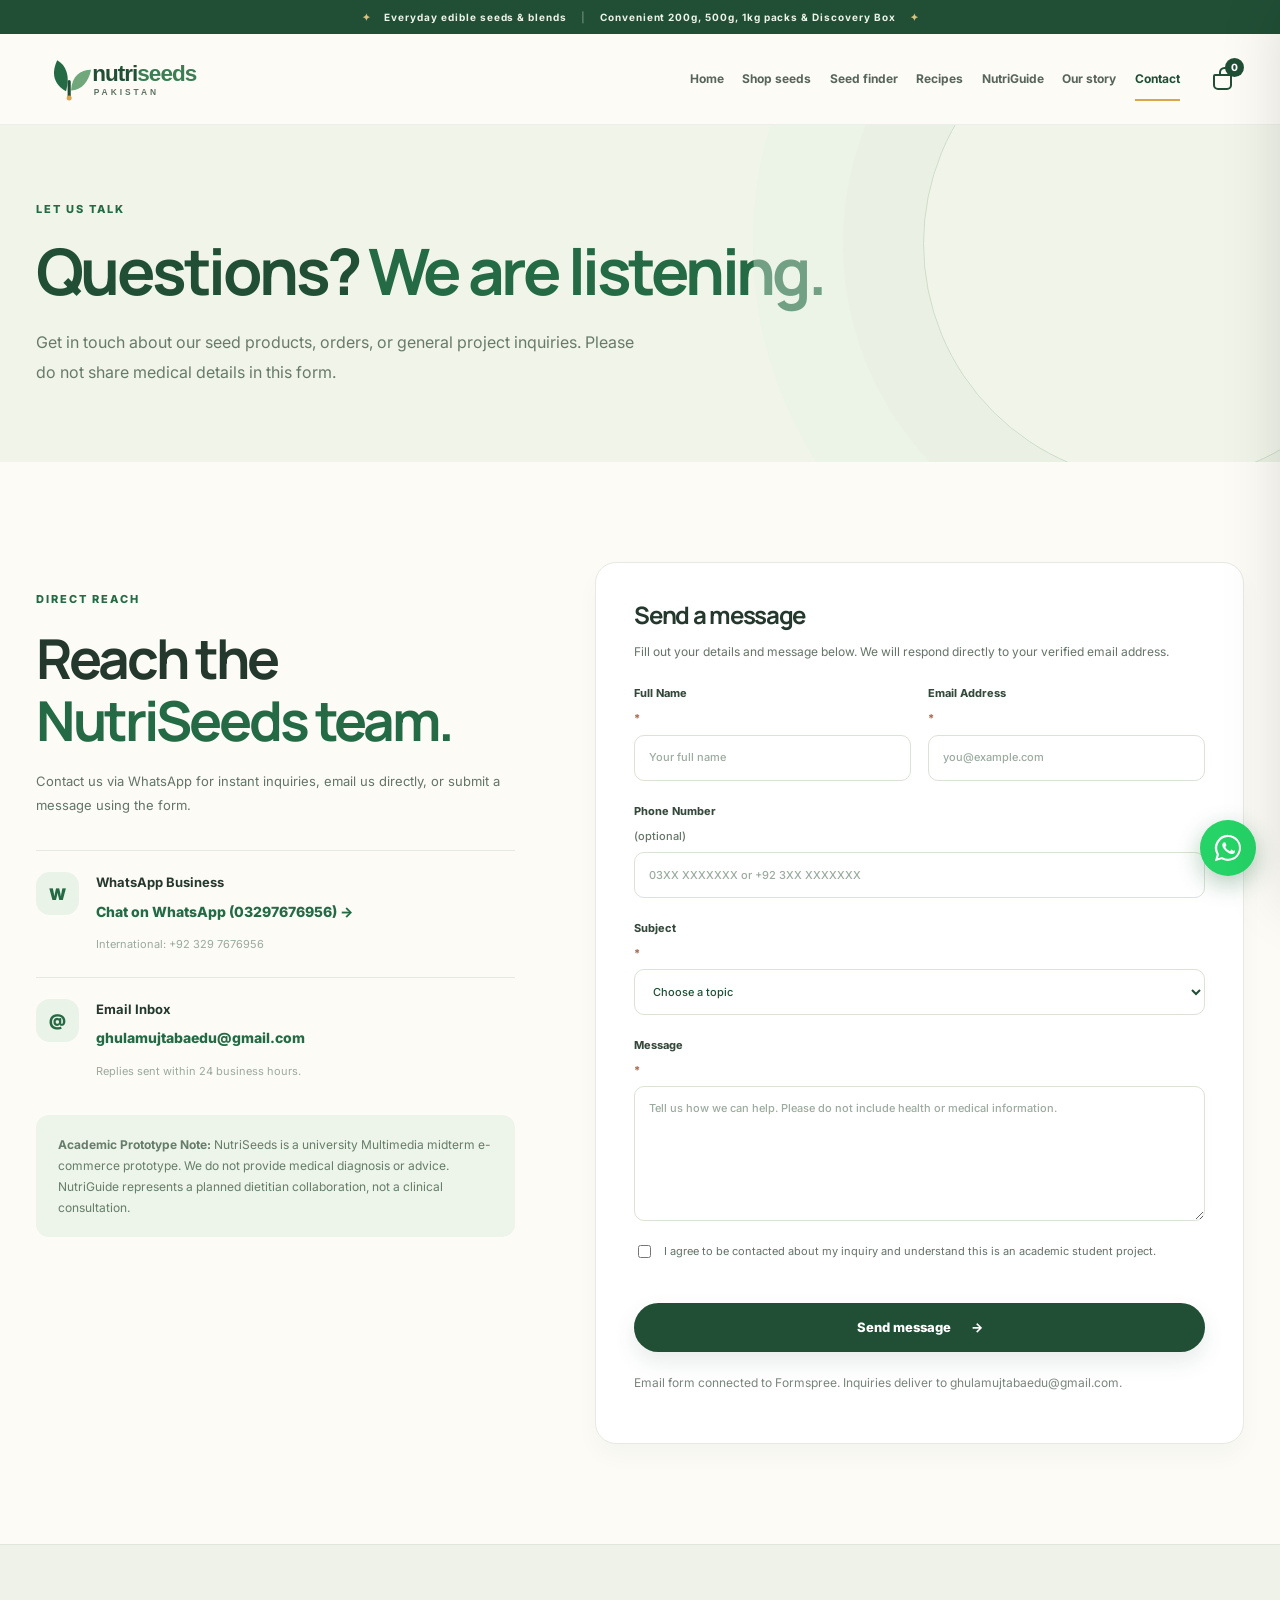
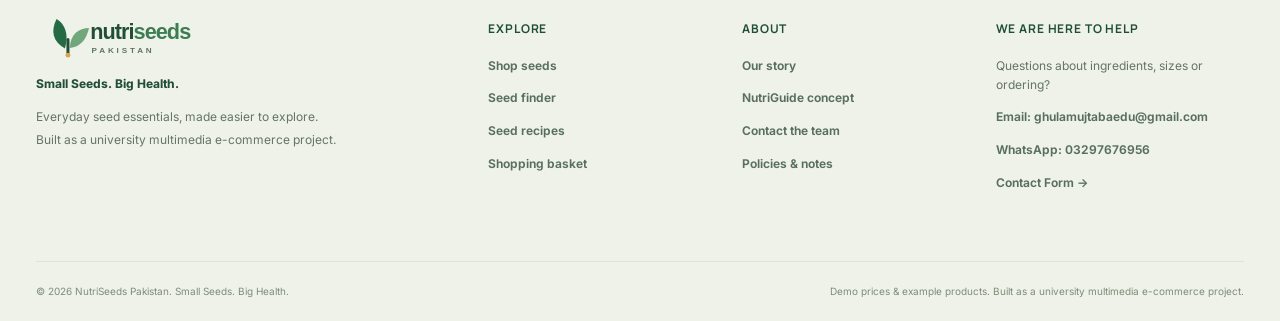
<file: contact.html>
<!doctype html><html lang="en"><head><meta charset="utf-8"><meta name="viewport" content="width=device-width,initial-scale=1"><meta name="description" content="Send an inquiry to the NutriSeeds Pakistan team by email form or direct WhatsApp."><meta name="theme-color" content="#214F36"><link rel="icon" type="image/svg+xml" href="assets/icons/symbol.svg"><link rel="preconnect" href="https://fonts.googleapis.com"><link rel="preconnect" href="https://fonts.gstatic.com" crossorigin><link href="https://fonts.googleapis.com/css2?family=Inter:wght@400;500;600;700;800&family=Manrope:wght@400;500;600;700;800&display=swap" rel="stylesheet"><link rel="stylesheet" href="assets/css/styles.css"><title>Contact Us | NutriSeeds Pakistan</title><script src="assets/js/config.js" defer></script><script src="assets/js/data.js" defer></script><script src="assets/js/app.js" defer></script></head><body data-page="contact"><a href="#main" class="skip-link">Skip to content</a><div class="announcement"><span class="tiny-star">&#10022;</span> Everyday edible seeds &amp; blends <span class="announcement-divider">|</span> Convenient 200g, 500g, 1kg packs &amp; Discovery Box <span class="tiny-star">&#10022;</span></div>
<header class="site-header"><div class="container nav-shell"><a href="index.html" class="brand" aria-label="NutriSeeds Pakistan home"><img src="assets/icons/logo.svg" width="222" height="56" alt="NutriSeeds Pakistan logo"></a><nav class="desktop-nav" aria-label="Main navigation"><a href="index.html" class="nav-link " >Home</a><a href="shop.html" class="nav-link " >Shop seeds</a><a href="seed-finder.html" class="nav-link " >Seed finder</a><a href="recipes.html" class="nav-link " >Recipes</a><a href="nutriguide.html" class="nav-link " >NutriGuide</a><a href="about.html" class="nav-link " >Our story</a><a href="contact.html" class="nav-link is-active" aria-current=page>Contact</a></nav><div class="header-actions"><button type="button" class="icon-btn cart-trigger" data-drawer-open aria-label="Open shopping basket"><span class="symbol-basket" aria-hidden="true"></span><span class="cart-count" data-cart-count>0</span></button><button class="icon-btn menu-toggle" type="button" data-menu-toggle aria-expanded="false" aria-controls="mobile-nav" aria-label="Open menu"><span></span><span></span><span></span></button></div></div><nav id="mobile-nav" class="mobile-nav" aria-label="Mobile navigation" hidden><a href="index.html" class="nav-link " >Home</a><a href="shop.html" class="nav-link " >Shop seeds</a><a href="seed-finder.html" class="nav-link " >Seed finder</a><a href="recipes.html" class="nav-link " >Recipes</a><a href="nutriguide.html" class="nav-link " >NutriGuide</a><a href="about.html" class="nav-link " >Our story</a><a href="contact.html" class="nav-link is-active" aria-current=page>Contact</a><a href="cart.html" class="nav-link">My basket</a></nav></header><main id="main"><section class="page-top page-top-small contact-top"><div class="container"><span class="eyebrow">LET US TALK</span><h1>Questions? <em>We are listening.</em></h1><p>Get in touch about our seed products, orders, or general project inquiries. Please do not share medical details in this form.</p></div></section><section class="section contact-section"><div class="container contact-layout"><div class="contact-aside"><span class="eyebrow">DIRECT REACH</span><h2>Reach the <em>NutriSeeds team.</em></h2><p>Contact us via WhatsApp for instant inquiries, email us directly, or submit a message using the form.</p><div class="contact-method"><span class="contact-method-icon">W</span><div><strong>WhatsApp Business</strong><p><a id="contact-wa-link" href="https://wa.me/923297676956?text=Hello%20NutriSeeds%20Pakistan!%20I%20am%20interested%20in%20your%20seed%20products.%20Please%20share%20more%20information." class="text-link" target="_blank" rel="noopener noreferrer">Chat on WhatsApp (03297676956) &rarr;</a></p><small>International: +92 329 7676956</small></div></div><div class="contact-method"><span class="contact-method-icon">@</span><div><strong>Email Inbox</strong><p><a href="mailto:ghulamujtabaedu@gmail.com" class="text-link">ghulamujtabaedu@gmail.com</a></p><small>Replies sent within 24 business hours.</small></div></div><div class="contact-card-note"><strong>Academic Prototype Note:</strong> NutriSeeds is a university Multimedia midterm e-commerce prototype. We do not provide medical diagnosis or advice. NutriGuide represents a planned dietitian collaboration, not a clinical consultation.</div></div><div class="contact-form-card"><h2>Send a message</h2><p class="form-intro">Fill out your details and message below. We will respond directly to your verified email address.</p><form id="contact-form" novalidate><div class="form-grid"><label class="field">Full Name <span>*</span><input name="name" id="contact-name" required minlength="2" autocomplete="name" placeholder="Your full name"></label><label class="field">Email Address <span>*</span><input name="email" id="contact-email" required type="email" autocomplete="email" placeholder="you@example.com"></label></div><label class="field">Phone Number <span class="optional">(optional)</span><input name="phone" id="contact-phone" inputmode="tel" autocomplete="tel" placeholder="03XX XXXXXXX or +92 3XX XXXXXXX"></label><label class="field">Subject <span>*</span><select name="subject" id="contact-subject" required><option value="">Choose a topic</option><option value="Product question">Product question</option><option value="Order question">Order question</option><option value="Project inquiry">Project inquiry</option><option value="General feedback">General feedback</option></select></label><label class="field">Message <span>*</span><textarea name="message" id="contact-message" required minlength="10" rows="6" maxlength="2000" placeholder="Tell us how we can help. Please do not include health or medical information."></textarea></label><label class="check-field"><input type="checkbox" id="contact-consent" required><span>I agree to be contacted about my inquiry and understand this is an academic student project.</span></label><p class="form-feedback" id="contact-feedback" role="status" aria-live="polite"></p><button class="btn btn-primary" type="submit" id="contact-submit">Send message <span aria-hidden="true">&rarr;</span></button><p class="fine-print" id="contact-connection-hint"></p></form></div></div></section></main><footer class="footer"><div class="container footer-grid"><div class="footer-brand"><img src="assets/icons/logo.svg" width="210" height="52" alt="NutriSeeds Pakistan"><p>Small Seeds. Big Health.</p><p>Everyday seed essentials, made easier to explore. Built as a university multimedia e-commerce project.</p></div><div><h3>Explore</h3><a href="shop.html">Shop seeds</a><a href="seed-finder.html">Seed finder</a><a href="recipes.html">Seed recipes</a><a href="cart.html">Shopping basket</a></div><div><h3>About</h3><a href="about.html">Our story</a><a href="nutriguide.html">NutriGuide concept</a><a href="contact.html">Contact the team</a><a href="about.html#policies">Policies &amp; notes</a></div><div><h3>We are here to help</h3><p>Questions about ingredients, sizes or ordering?</p><a class="footer-contact" href="mailto:ghulamujtabaedu@gmail.com">Email: ghulamujtabaedu@gmail.com</a><a class="footer-contact" href="https://wa.me/923297676956?text=Hello%20NutriSeeds%20Pakistan!%20I%20am%20interested%20in%20your%20seed%20products.%20Please%20share%20more%20information." target="_blank" rel="noopener noreferrer">WhatsApp: 03297676956</a><a class="footer-contact" href="contact.html">Contact Form &rarr;</a></div></div><div class="container footer-bottom"><span>&copy; <span id="year">2026</span> NutriSeeds Pakistan. Small Seeds. Big Health.</span><span>Demo prices &amp; example products. Built as a university multimedia e-commerce project.</span></div></footer><div class="drawer-backdrop" id="drawer-backdrop" hidden></div><aside class="cart-drawer" id="cart-drawer" role="dialog" aria-modal="true" aria-labelledby="drawer-heading" aria-hidden="true" inert><div class="drawer-head"><div><span class="eyebrow">YOUR PICKS</span><h2 id="drawer-heading">Shopping basket <span data-cart-count>0</span></h2></div><button type="button" class="icon-btn close-drawer" aria-label="Close basket" data-drawer-close>&times;</button></div><div id="drawer-items" class="drawer-items"></div><div class="drawer-footer"><div class="subtotal-row"><span>Subtotal</span><strong id="drawer-subtotal">Rs. 0</strong></div><p class="fine-print">Delivery is confirmed separately. No payment is taken on this website.</p><a href="cart.html" class="btn btn-primary btn-block">Go to checkout <span aria-hidden="true">&rarr;</span></a><button type="button" class="btn btn-whatsapp btn-block" id="drawer-whatsapp-btn" style="margin-top:10px;">Quick Order via WhatsApp <span aria-hidden="true">&rarr;</span></button></div></aside><div id="toast" class="toast" role="status" aria-live="polite"></div><aside class="floating-whatsapp-container" aria-label="Customer WhatsApp assistance">
  <a href="https://wa.me/923297676956?text=Hello%20NutriSeeds%20Pakistan!%20I%20need%20some%20information%20about%20your%20seed%20products.%20Can%20you%20help%20me%3F" class="floating-whatsapp-btn" target="_blank" rel="noopener noreferrer" aria-label="Chat with NutriSeeds Pakistan on WhatsApp for product information">
    <span class="floating-whatsapp-tooltip" role="tooltip">Need help? Chat with us</span>
    <svg class="floating-whatsapp-icon" viewBox="0 0 32 32" width="30" height="30" aria-hidden="true" focusable="false"><path fill="#ffffff" d="M16 2a13.9 13.9 0 0 0-12 21L2 30l7.2-1.9A13.9 13.9 0 1 0 16 2zm0 25.5a11.6 11.6 0 0 1-5.9-1.6l-.4-.3-4.4 1.2 1.2-4.3-.3-.5A11.6 11.6 0 1 1 16 27.5zm6.4-8.6c-.3-.2-2-.1-2.3-1.1-.3-.2-.5-.3-.7.1s-.8 1-1 1.2-.4.2-.7 0a9 9 0 0 1-2.6-1.6 10 10 0 0 1-1.8-2.3c-.2-.3 0-.5.1-.7s.3-.4.5-.6.2-.3.3-.5a2 2 0 0 0 0-.6c-.1-.2-.7-1.7-1-2.3s-.5-.5-.7-.5h-.6a1.2 1.2 0 0 0-.9.4 3.7 3.7 0 0 0-1.1 2.7 6.4 6.4 0 0 0 1.4 3.4 14.5 14.5 0 0 0 5.6 5 18.2 18.2 0 0 0 1.9.7 4.5 4.5 0 0 0 2.1.1 3.5 3.5 0 0 0 2.3-1.6 2.8 2.8 0 0 0 .2-1.6c-.1-.3-.3-.4-.6-.6z"/></svg>
  </a>
</aside>
</body></html>
</file>
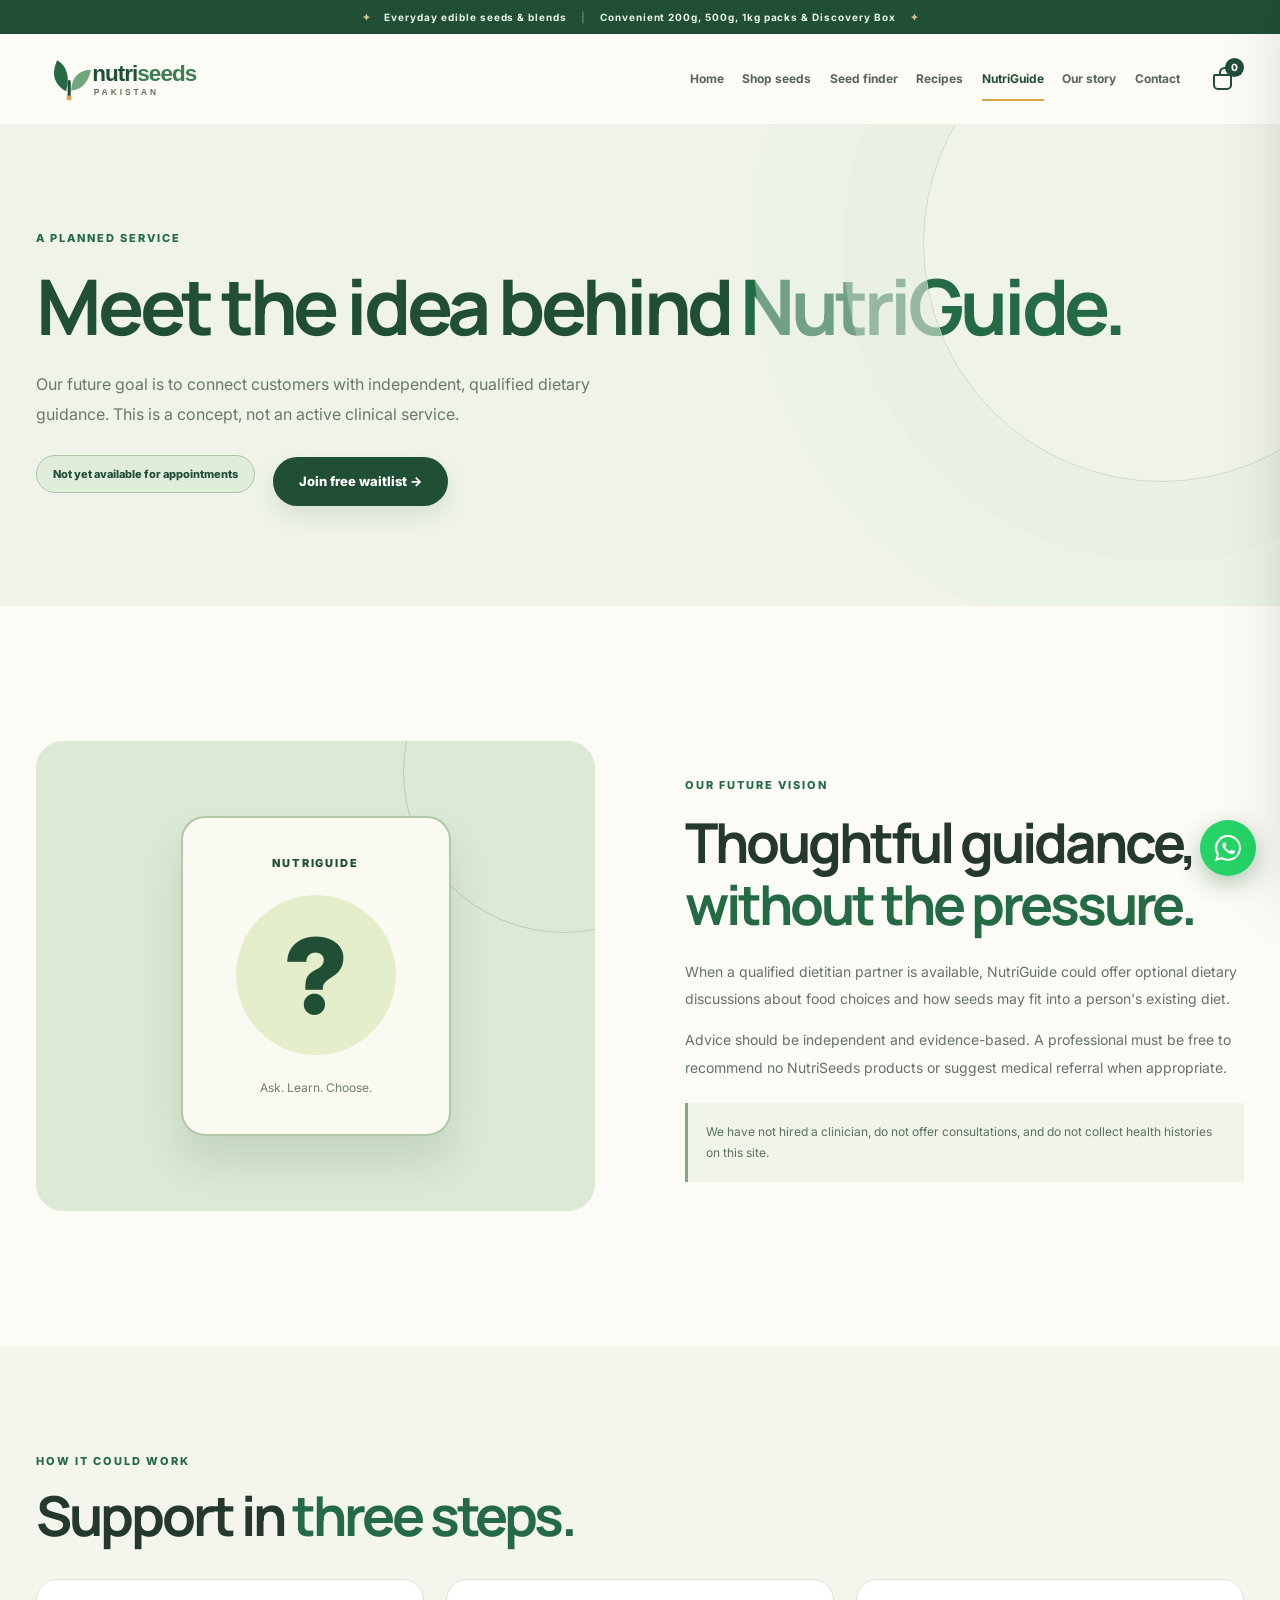
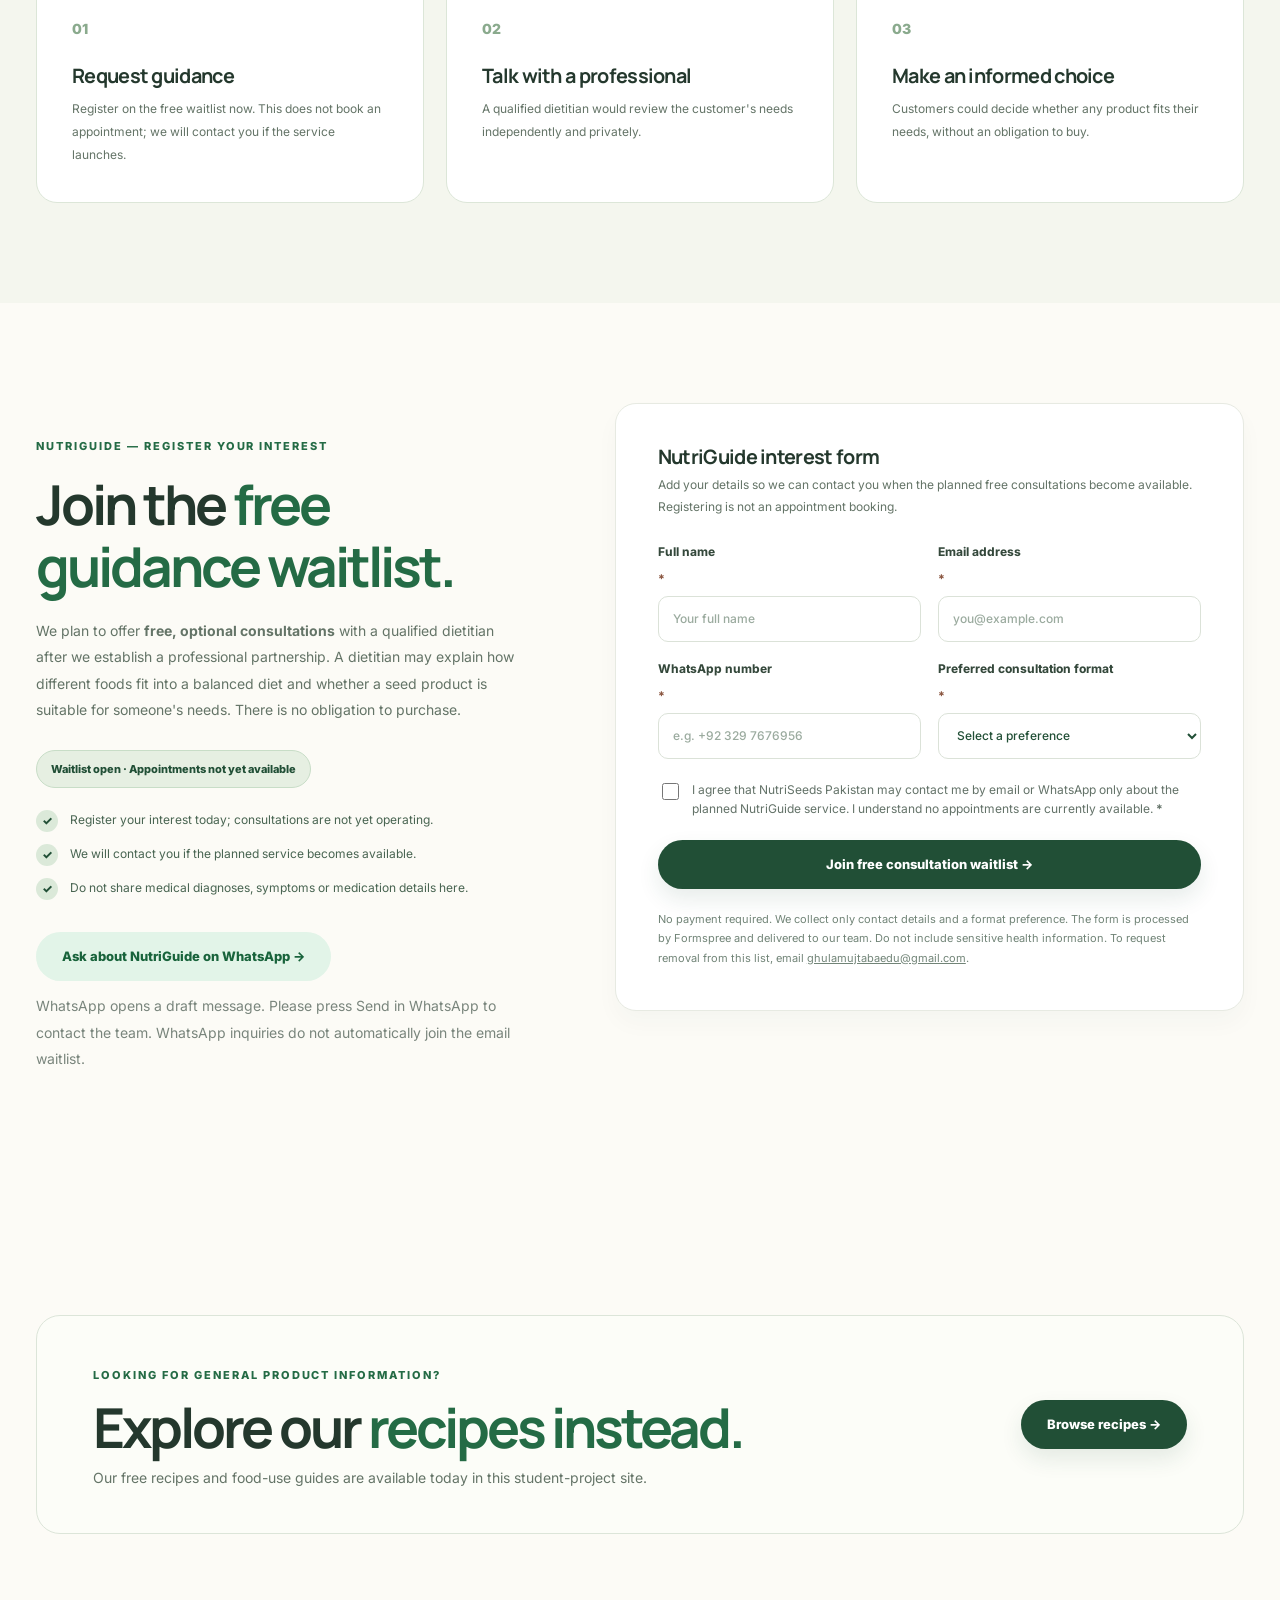
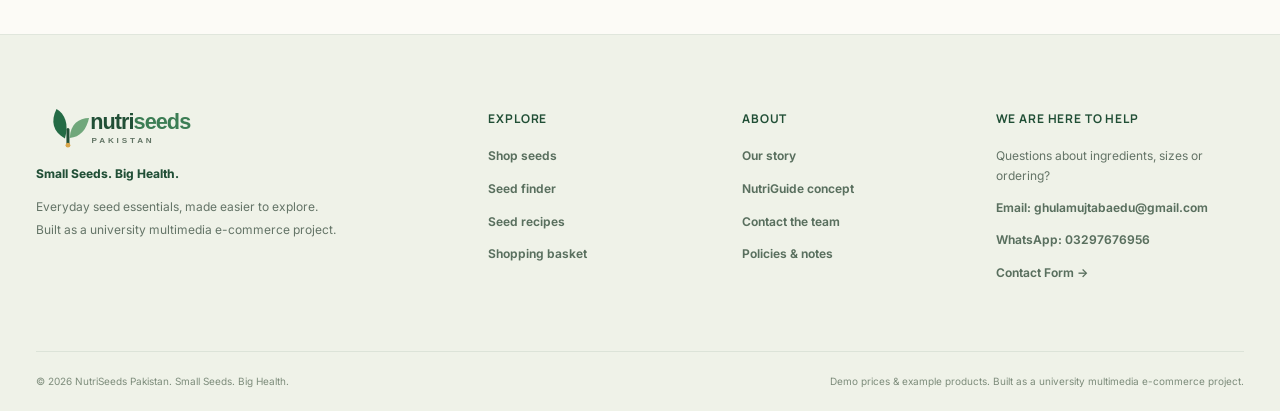
<file: nutriguide.html>
<!doctype html><html lang="en"><head><meta charset="utf-8"><meta name="viewport" content="width=device-width,initial-scale=1"><meta name="description" content="Learn about the proposed independent dietitian partnership. NutriGuide does not currently offer consultations."><meta name="theme-color" content="#214F36"><link rel="icon" type="image/svg+xml" href="assets/icons/symbol.svg"><link rel="preconnect" href="https://fonts.googleapis.com"><link rel="preconnect" href="https://fonts.gstatic.com" crossorigin><link href="https://fonts.googleapis.com/css2?family=Inter:wght@400;500;600;700;800&family=Manrope:wght@400;500;600;700;800&display=swap" rel="stylesheet"><link rel="stylesheet" href="assets/css/styles.css"><link rel="stylesheet" href="assets/css/nutriguide-waitlist.css"><title>NutriGuide Concept | NutriSeeds Pakistan</title><script src="assets/js/config.js" defer></script><script src="assets/js/data.js" defer></script><script src="assets/js/app.js" defer></script><script src="assets/js/nutriguide-waitlist.js" defer></script></head><body data-page="guide"><a href="#main" class="skip-link">Skip to content</a><div class="announcement"><span class="tiny-star">&#10022;</span> Everyday edible seeds &amp; blends <span class="announcement-divider">|</span> Convenient 200g, 500g, 1kg packs &amp; Discovery Box <span class="tiny-star">&#10022;</span></div>
<header class="site-header"><div class="container nav-shell"><a href="index.html" class="brand" aria-label="NutriSeeds Pakistan home"><img src="assets/icons/logo.svg" width="222" height="56" alt="NutriSeeds Pakistan logo"></a><nav class="desktop-nav" aria-label="Main navigation"><a href="index.html" class="nav-link " >Home</a><a href="shop.html" class="nav-link " >Shop seeds</a><a href="seed-finder.html" class="nav-link " >Seed finder</a><a href="recipes.html" class="nav-link " >Recipes</a><a href="nutriguide.html" class="nav-link is-active" aria-current=page>NutriGuide</a><a href="about.html" class="nav-link " >Our story</a><a href="contact.html" class="nav-link " >Contact</a></nav><div class="header-actions"><button type="button" class="icon-btn cart-trigger" data-drawer-open aria-label="Open shopping basket"><span class="symbol-basket" aria-hidden="true"></span><span class="cart-count" data-cart-count>0</span></button><button class="icon-btn menu-toggle" type="button" data-menu-toggle aria-expanded="false" aria-controls="mobile-nav" aria-label="Open menu"><span></span><span></span><span></span></button></div></div><nav id="mobile-nav" class="mobile-nav" aria-label="Mobile navigation" hidden><a href="index.html" class="nav-link " >Home</a><a href="shop.html" class="nav-link " >Shop seeds</a><a href="seed-finder.html" class="nav-link " >Seed finder</a><a href="recipes.html" class="nav-link " >Recipes</a><a href="nutriguide.html" class="nav-link is-active" aria-current=page>NutriGuide</a><a href="about.html" class="nav-link " >Our story</a><a href="contact.html" class="nav-link " >Contact</a><a href="cart.html" class="nav-link">My basket</a></nav></header><main id="main"><section class="page-top guide-top"><div class="container"><span class="eyebrow">A PLANNED SERVICE</span><h1>Meet the idea behind <em>NutriGuide.</em></h1><p>Our future goal is to connect customers with independent, qualified dietary guidance. This is a concept, not an active clinical service.</p><span class="availability-chip">Not yet available for appointments</span><a href="#join-waitlist" class="btn btn-primary ng-top-cta">Join free waitlist &rarr;</a></div></section><section class="section"><div class="container"><div class="feature-split guide-split"><div class="guide-illustration"><div class="guide-illustration-inner"><span class="ill-top">NUTRIGUIDE</span><span class="guide-illustration-mark">?</span><span class="ill-bottom">Ask. Learn. Choose.</span></div></div><div class="feature-copy"><span class="eyebrow">OUR FUTURE VISION</span><h2>Thoughtful guidance, <em>without the pressure.</em></h2><p>When a qualified dietitian partner is available, NutriGuide could offer optional dietary discussions about food choices and how seeds may fit into a person's existing diet.</p><p>Advice should be independent and evidence-based. A professional must be free to recommend no NutriSeeds products or suggest medical referral when appropriate.</p><div class="note-box">We have not hired a clinician, do not offer consultations, and do not collect health histories on this site.</div></div></div></div></section><section class="section soft-section"><div class="container"><div class="section-head"><div><span class="eyebrow">HOW IT COULD WORK</span><h2>Support in <em>three steps.</em></h2></div></div><div class="steps-grid"><div class="step-card"><span>01</span><h3>Request guidance</h3><p>Register on the free waitlist now. This does not book an appointment; we will contact you if the service launches.</p></div><div class="step-card"><span>02</span><h3>Talk with a professional</h3><p>A qualified dietitian would review the customer's needs independently and privately.</p></div><div class="step-card"><span>03</span><h3>Make an informed choice</h3><p>Customers could decide whether any product fits their needs, without an obligation to buy.</p></div></div></div></section><section class="section ng-waitlist" id="join-waitlist" aria-labelledby="waitlist-title"><div class="container ng-waitlist-grid">
  <div class="ng-waitlist-story">
    <span class="eyebrow">NUTRIGUIDE — REGISTER YOUR INTEREST</span>
    <h2 id="waitlist-title">Join the <em>free guidance waitlist.</em></h2>
    <p>We plan to offer <strong>free, optional consultations</strong> with a qualified dietitian after we establish a professional partnership. A dietitian may explain how different foods fit into a balanced diet and whether a seed product is suitable for someone's needs. There is no obligation to purchase.</p>
    <span class="ng-waitlist-badge">Waitlist open · Appointments not yet available</span>
    <ul class="ng-points">
      <li>Register your interest today; consultations are not yet operating.</li>
      <li>We will contact you if the planned service becomes available.</li>
      <li>Do not share medical diagnoses, symptoms or medication details here.</li>
    </ul>
    <a class="btn btn-whatsapp ng-wa" id="ng-wa-link" href="https://wa.me/923297676956?text=Hello%20NutriSeeds%20Pakistan!%20I%20am%20interested%20in%20the%20future%20free%20NutriGuide%20dietitian%20consultation%20service.%20Could%20you%20share%20launch%20updates%3F" target="_blank" rel="noopener noreferrer">Ask about NutriGuide on WhatsApp &rarr;</a>
    <p class="fine-print" style="margin-top:12px">WhatsApp opens a draft message. Please press Send in WhatsApp to contact the team. WhatsApp inquiries do not automatically join the email waitlist.</p>
  </div>
  <div class="contact-form-card ng-waitlist-card">
    <h3>NutriGuide interest form</h3>
    <p class="ng-form-intro">Add your details so we can contact you when the planned free consultations become available. Registering is not an appointment booking.</p>
    <form id="nutriguide-waitlist-form" class="ng-waitlist-form" aria-describedby="ng-privacy" autocomplete="on">
      <div class="form-grid">
        <label class="field">Full name <span>*</span><input name="customer_name" type="text" placeholder="Your full name" autocomplete="name" minlength="2" maxlength="80" required></label>
        <label class="field">Email address <span>*</span><input name="email" type="email" placeholder="you@example.com" autocomplete="email" maxlength="254" required></label>
        <label class="field">WhatsApp number <span>*</span><input name="customer_whatsapp" type="tel" placeholder="e.g. +92 329 7676956" autocomplete="tel" inputmode="tel" minlength="10" maxlength="20" required></label>
        <label class="field">Preferred consultation format <span>*</span><select name="consultation_preference" required><option value="" disabled selected>Select a preference</option><option value="Online">Online</option><option value="In person (if offered)">In person (if offered)</option><option value="Either">Either is fine</option></select></label>
      </div>
      <label class="check-field"><input type="checkbox" name="waitlist_consent" value="yes" required><span>I agree that NutriSeeds Pakistan may contact me by email or WhatsApp only about the planned NutriGuide service. I understand no appointments are currently available. <strong>*</strong></span></label>
      <button type="submit" id="nutriguide-waitlist-submit" class="btn btn-primary">Join free consultation waitlist &rarr;</button>
      <div id="nutriguide-waitlist-feedback" role="status" aria-live="polite" aria-atomic="true" class="ng-feedback" hidden></div>
      <p id="ng-privacy" class="ng-waitlist-help">No payment required. We collect only contact details and a format preference. The form is processed by Formspree and delivered to our team. Do not include sensitive health information. To request removal from this list, email <a href="mailto:ghulamujtabaedu@gmail.com" style="text-decoration:underline">ghulamujtabaedu@gmail.com</a>.</p>
    </form>
  </div>
</div></section><section class="section"><div class="container newsletter-card"><div><span class="eyebrow">LOOKING FOR GENERAL PRODUCT INFORMATION?</span><h2>Explore our <em>recipes instead.</em></h2><p>Our free recipes and food-use guides are available today in this student-project site.</p></div><a class="btn btn-primary" href="recipes.html">Browse recipes &rarr;</a></div></section></main><footer class="footer"><div class="container footer-grid"><div class="footer-brand"><img src="assets/icons/logo.svg" width="210" height="52" alt="NutriSeeds Pakistan"><p>Small Seeds. Big Health.</p><p>Everyday seed essentials, made easier to explore. Built as a university multimedia e-commerce project.</p></div><div><h3>Explore</h3><a href="shop.html">Shop seeds</a><a href="seed-finder.html">Seed finder</a><a href="recipes.html">Seed recipes</a><a href="cart.html">Shopping basket</a></div><div><h3>About</h3><a href="about.html">Our story</a><a href="nutriguide.html">NutriGuide concept</a><a href="contact.html">Contact the team</a><a href="about.html#policies">Policies &amp; notes</a></div><div><h3>We are here to help</h3><p>Questions about ingredients, sizes or ordering?</p><a class="footer-contact" href="mailto:ghulamujtabaedu@gmail.com">Email: ghulamujtabaedu@gmail.com</a><a class="footer-contact" href="https://wa.me/923297676956?text=Hello%20NutriSeeds%20Pakistan!%20I%20am%20interested%20in%20your%20seed%20products.%20Please%20share%20more%20information." target="_blank" rel="noopener noreferrer">WhatsApp: 03297676956</a><a class="footer-contact" href="contact.html">Contact Form &rarr;</a></div></div><div class="container footer-bottom"><span>&copy; <span id="year">2026</span> NutriSeeds Pakistan. Small Seeds. Big Health.</span><span>Demo prices &amp; example products. Built as a university multimedia e-commerce project.</span></div></footer><div class="drawer-backdrop" id="drawer-backdrop" hidden></div><aside class="cart-drawer" id="cart-drawer" role="dialog" aria-modal="true" aria-labelledby="drawer-heading" aria-hidden="true" inert><div class="drawer-head"><div><span class="eyebrow">YOUR PICKS</span><h2 id="drawer-heading">Shopping basket <span data-cart-count>0</span></h2></div><button type="button" class="icon-btn close-drawer" aria-label="Close basket" data-drawer-close>&times;</button></div><div id="drawer-items" class="drawer-items"></div><div class="drawer-footer"><div class="subtotal-row"><span>Subtotal</span><strong id="drawer-subtotal">Rs. 0</strong></div><p class="fine-print">Delivery is confirmed separately. No payment is taken on this website.</p><a href="cart.html" class="btn btn-primary btn-block">Go to checkout <span aria-hidden="true">&rarr;</span></a><button type="button" class="btn btn-whatsapp btn-block" id="drawer-whatsapp-btn" style="margin-top:10px;">Quick Order via WhatsApp <span aria-hidden="true">&rarr;</span></button></div></aside><div id="toast" class="toast" role="status" aria-live="polite"></div><aside class="floating-whatsapp-container" aria-label="Customer WhatsApp assistance">
  <a href="https://wa.me/923297676956?text=Hello%20NutriSeeds%20Pakistan!%20I%20need%20some%20information%20about%20your%20seed%20products.%20Can%20you%20help%20me%3F" class="floating-whatsapp-btn" target="_blank" rel="noopener noreferrer" aria-label="Chat with NutriSeeds Pakistan on WhatsApp for product information">
    <span class="floating-whatsapp-tooltip" role="tooltip">Need help? Chat with us</span>
    <svg class="floating-whatsapp-icon" viewBox="0 0 32 32" width="30" height="30" aria-hidden="true" focusable="false"><path fill="#ffffff" d="M16 2a13.9 13.9 0 0 0-12 21L2 30l7.2-1.9A13.9 13.9 0 1 0 16 2zm0 25.5a11.6 11.6 0 0 1-5.9-1.6l-.4-.3-4.4 1.2 1.2-4.3-.3-.5A11.6 11.6 0 1 1 16 27.5zm6.4-8.6c-.3-.2-2-.1-2.3-1.1-.3-.2-.5-.3-.7.1s-.8 1-1 1.2-.4.2-.7 0a9 9 0 0 1-2.6-1.6 10 10 0 0 1-1.8-2.3c-.2-.3 0-.5.1-.7s.3-.4.5-.6.2-.3.3-.5a2 2 0 0 0 0-.6c-.1-.2-.7-1.7-1-2.3s-.5-.5-.7-.5h-.6a1.2 1.2 0 0 0-.9.4 3.7 3.7 0 0 0-1.1 2.7 6.4 6.4 0 0 0 1.4 3.4 14.5 14.5 0 0 0 5.6 5 18.2 18.2 0 0 0 1.9.7 4.5 4.5 0 0 0 2.1.1 3.5 3.5 0 0 0 2.3-1.6 2.8 2.8 0 0 0 .2-1.6c-.1-.3-.3-.4-.6-.6z"/></svg>
  </a>
</aside>
</body></html>
</file>
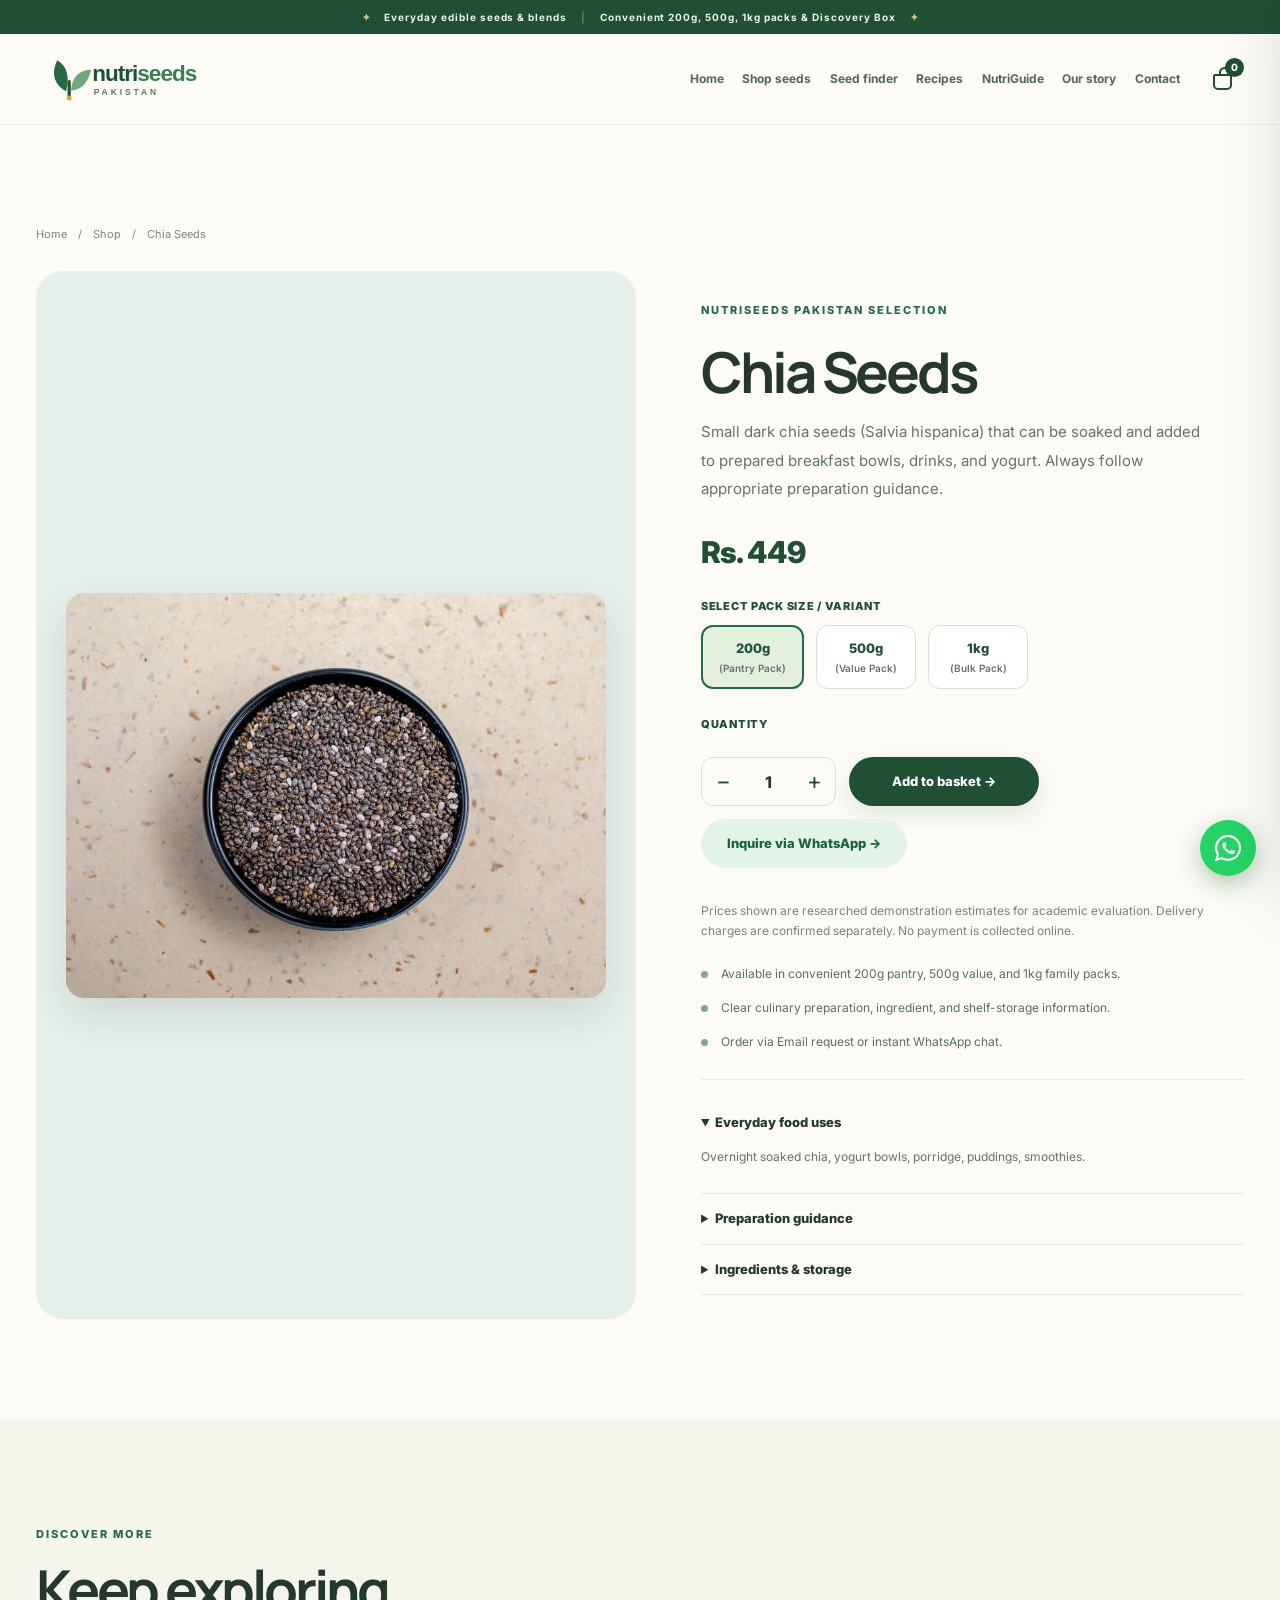
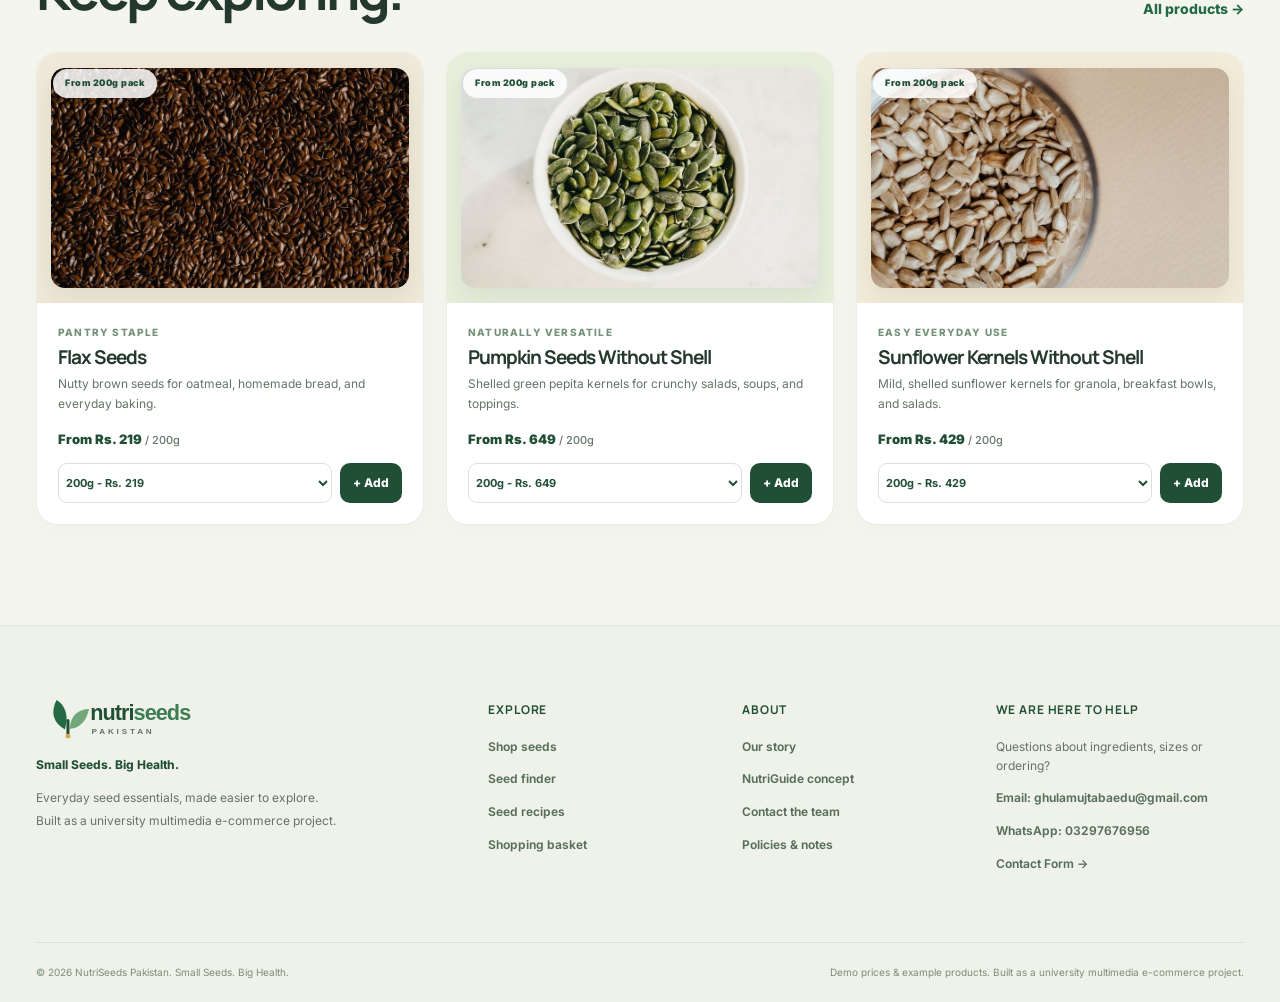
<file: product.html>
<!doctype html><html lang="en"><head><meta charset="utf-8"><meta name="viewport" content="width=device-width,initial-scale=1"><meta name="description" content="View product details, preparation guidance and packet sizes for NutriSeeds Pakistan edible seeds."><meta name="theme-color" content="#214F36"><link rel="icon" type="image/svg+xml" href="assets/icons/symbol.svg"><link rel="preconnect" href="https://fonts.googleapis.com"><link rel="preconnect" href="https://fonts.gstatic.com" crossorigin><link href="https://fonts.googleapis.com/css2?family=Inter:wght@400;500;600;700;800&family=Manrope:wght@400;500;600;700;800&display=swap" rel="stylesheet"><link rel="stylesheet" href="assets/css/styles.css"><title>Seed Product Details | NutriSeeds Pakistan</title><script src="assets/js/config.js" defer></script><script src="assets/js/data.js" defer></script><script src="assets/js/app.js" defer></script></head><body data-page="product"><a href="#main" class="skip-link">Skip to content</a><div class="announcement"><span class="tiny-star">&#10022;</span> Everyday edible seeds &amp; blends <span class="announcement-divider">|</span> Convenient 200g, 500g, 1kg packs &amp; Discovery Box <span class="tiny-star">&#10022;</span></div>
<header class="site-header"><div class="container nav-shell"><a href="index.html" class="brand" aria-label="NutriSeeds Pakistan home"><img src="assets/icons/logo.svg" width="222" height="56" alt="NutriSeeds Pakistan logo"></a><nav class="desktop-nav" aria-label="Main navigation"><a href="index.html" class="nav-link " >Home</a><a href="shop.html" class="nav-link " >Shop seeds</a><a href="seed-finder.html" class="nav-link " >Seed finder</a><a href="recipes.html" class="nav-link " >Recipes</a><a href="nutriguide.html" class="nav-link " >NutriGuide</a><a href="about.html" class="nav-link " >Our story</a><a href="contact.html" class="nav-link " >Contact</a></nav><div class="header-actions"><button type="button" class="icon-btn cart-trigger" data-drawer-open aria-label="Open shopping basket"><span class="symbol-basket" aria-hidden="true"></span><span class="cart-count" data-cart-count>0</span></button><button class="icon-btn menu-toggle" type="button" data-menu-toggle aria-expanded="false" aria-controls="mobile-nav" aria-label="Open menu"><span></span><span></span><span></span></button></div></div><nav id="mobile-nav" class="mobile-nav" aria-label="Mobile navigation" hidden><a href="index.html" class="nav-link " >Home</a><a href="shop.html" class="nav-link " >Shop seeds</a><a href="seed-finder.html" class="nav-link " >Seed finder</a><a href="recipes.html" class="nav-link " >Recipes</a><a href="nutriguide.html" class="nav-link " >NutriGuide</a><a href="about.html" class="nav-link " >Our story</a><a href="contact.html" class="nav-link " >Contact</a><a href="cart.html" class="nav-link">My basket</a></nav></header><main id="main"><section class="section product-section"><div class="container"><div class="breadcrumb"><a href="index.html">Home</a><span>/</span><a href="shop.html">Shop</a><span>/</span><span id="breadcrumb-product">Product</span></div><div id="product-details" class="product-detail"></div></div></section><section class="section soft-section"><div class="container"><div class="section-head"><div><span class="eyebrow">DISCOVER MORE</span><h2>Keep exploring.</h2></div><a href="shop.html" class="text-link">All products &rarr;</a></div><div id="related-products" class="product-grid product-grid-related"></div></div></section></main><footer class="footer"><div class="container footer-grid"><div class="footer-brand"><img src="assets/icons/logo.svg" width="210" height="52" alt="NutriSeeds Pakistan"><p>Small Seeds. Big Health.</p><p>Everyday seed essentials, made easier to explore. Built as a university multimedia e-commerce project.</p></div><div><h3>Explore</h3><a href="shop.html">Shop seeds</a><a href="seed-finder.html">Seed finder</a><a href="recipes.html">Seed recipes</a><a href="cart.html">Shopping basket</a></div><div><h3>About</h3><a href="about.html">Our story</a><a href="nutriguide.html">NutriGuide concept</a><a href="contact.html">Contact the team</a><a href="about.html#policies">Policies &amp; notes</a></div><div><h3>We are here to help</h3><p>Questions about ingredients, sizes or ordering?</p><a class="footer-contact" href="mailto:ghulamujtabaedu@gmail.com">Email: ghulamujtabaedu@gmail.com</a><a class="footer-contact" href="https://wa.me/923297676956?text=Hello%20NutriSeeds%20Pakistan!%20I%20am%20interested%20in%20your%20seed%20products.%20Please%20share%20more%20information." target="_blank" rel="noopener noreferrer">WhatsApp: 03297676956</a><a class="footer-contact" href="contact.html">Contact Form &rarr;</a></div></div><div class="container footer-bottom"><span>&copy; <span id="year">2026</span> NutriSeeds Pakistan. Small Seeds. Big Health.</span><span>Demo prices &amp; example products. Built as a university multimedia e-commerce project.</span></div></footer><div class="drawer-backdrop" id="drawer-backdrop" hidden></div><aside class="cart-drawer" id="cart-drawer" role="dialog" aria-modal="true" aria-labelledby="drawer-heading" aria-hidden="true" inert><div class="drawer-head"><div><span class="eyebrow">YOUR PICKS</span><h2 id="drawer-heading">Shopping basket <span data-cart-count>0</span></h2></div><button type="button" class="icon-btn close-drawer" aria-label="Close basket" data-drawer-close>&times;</button></div><div id="drawer-items" class="drawer-items"></div><div class="drawer-footer"><div class="subtotal-row"><span>Subtotal</span><strong id="drawer-subtotal">Rs. 0</strong></div><p class="fine-print">Delivery is confirmed separately. No payment is taken on this website.</p><a href="cart.html" class="btn btn-primary btn-block">Go to checkout <span aria-hidden="true">&rarr;</span></a><button type="button" class="btn btn-whatsapp btn-block" id="drawer-whatsapp-btn" style="margin-top:10px;">Quick Order via WhatsApp <span aria-hidden="true">&rarr;</span></button></div></aside><div id="toast" class="toast" role="status" aria-live="polite"></div><aside class="floating-whatsapp-container" aria-label="Customer WhatsApp assistance">
  <a href="https://wa.me/923297676956?text=Hello%20NutriSeeds%20Pakistan!%20I%20need%20some%20information%20about%20your%20seed%20products.%20Can%20you%20help%20me%3F" class="floating-whatsapp-btn" target="_blank" rel="noopener noreferrer" aria-label="Chat with NutriSeeds Pakistan on WhatsApp for product information">
    <span class="floating-whatsapp-tooltip" role="tooltip">Need help? Chat with us</span>
    <svg class="floating-whatsapp-icon" viewBox="0 0 32 32" width="30" height="30" aria-hidden="true" focusable="false"><path fill="#ffffff" d="M16 2a13.9 13.9 0 0 0-12 21L2 30l7.2-1.9A13.9 13.9 0 1 0 16 2zm0 25.5a11.6 11.6 0 0 1-5.9-1.6l-.4-.3-4.4 1.2 1.2-4.3-.3-.5A11.6 11.6 0 1 1 16 27.5zm6.4-8.6c-.3-.2-2-.1-2.3-1.1-.3-.2-.5-.3-.7.1s-.8 1-1 1.2-.4.2-.7 0a9 9 0 0 1-2.6-1.6 10 10 0 0 1-1.8-2.3c-.2-.3 0-.5.1-.7s.3-.4.5-.6.2-.3.3-.5a2 2 0 0 0 0-.6c-.1-.2-.7-1.7-1-2.3s-.5-.5-.7-.5h-.6a1.2 1.2 0 0 0-.9.4 3.7 3.7 0 0 0-1.1 2.7 6.4 6.4 0 0 0 1.4 3.4 14.5 14.5 0 0 0 5.6 5 18.2 18.2 0 0 0 1.9.7 4.5 4.5 0 0 0 2.1.1 3.5 3.5 0 0 0 2.3-1.6 2.8 2.8 0 0 0 .2-1.6c-.1-.3-.3-.4-.6-.6z"/></svg>
  </a>
</aside>
</body></html>
</file>
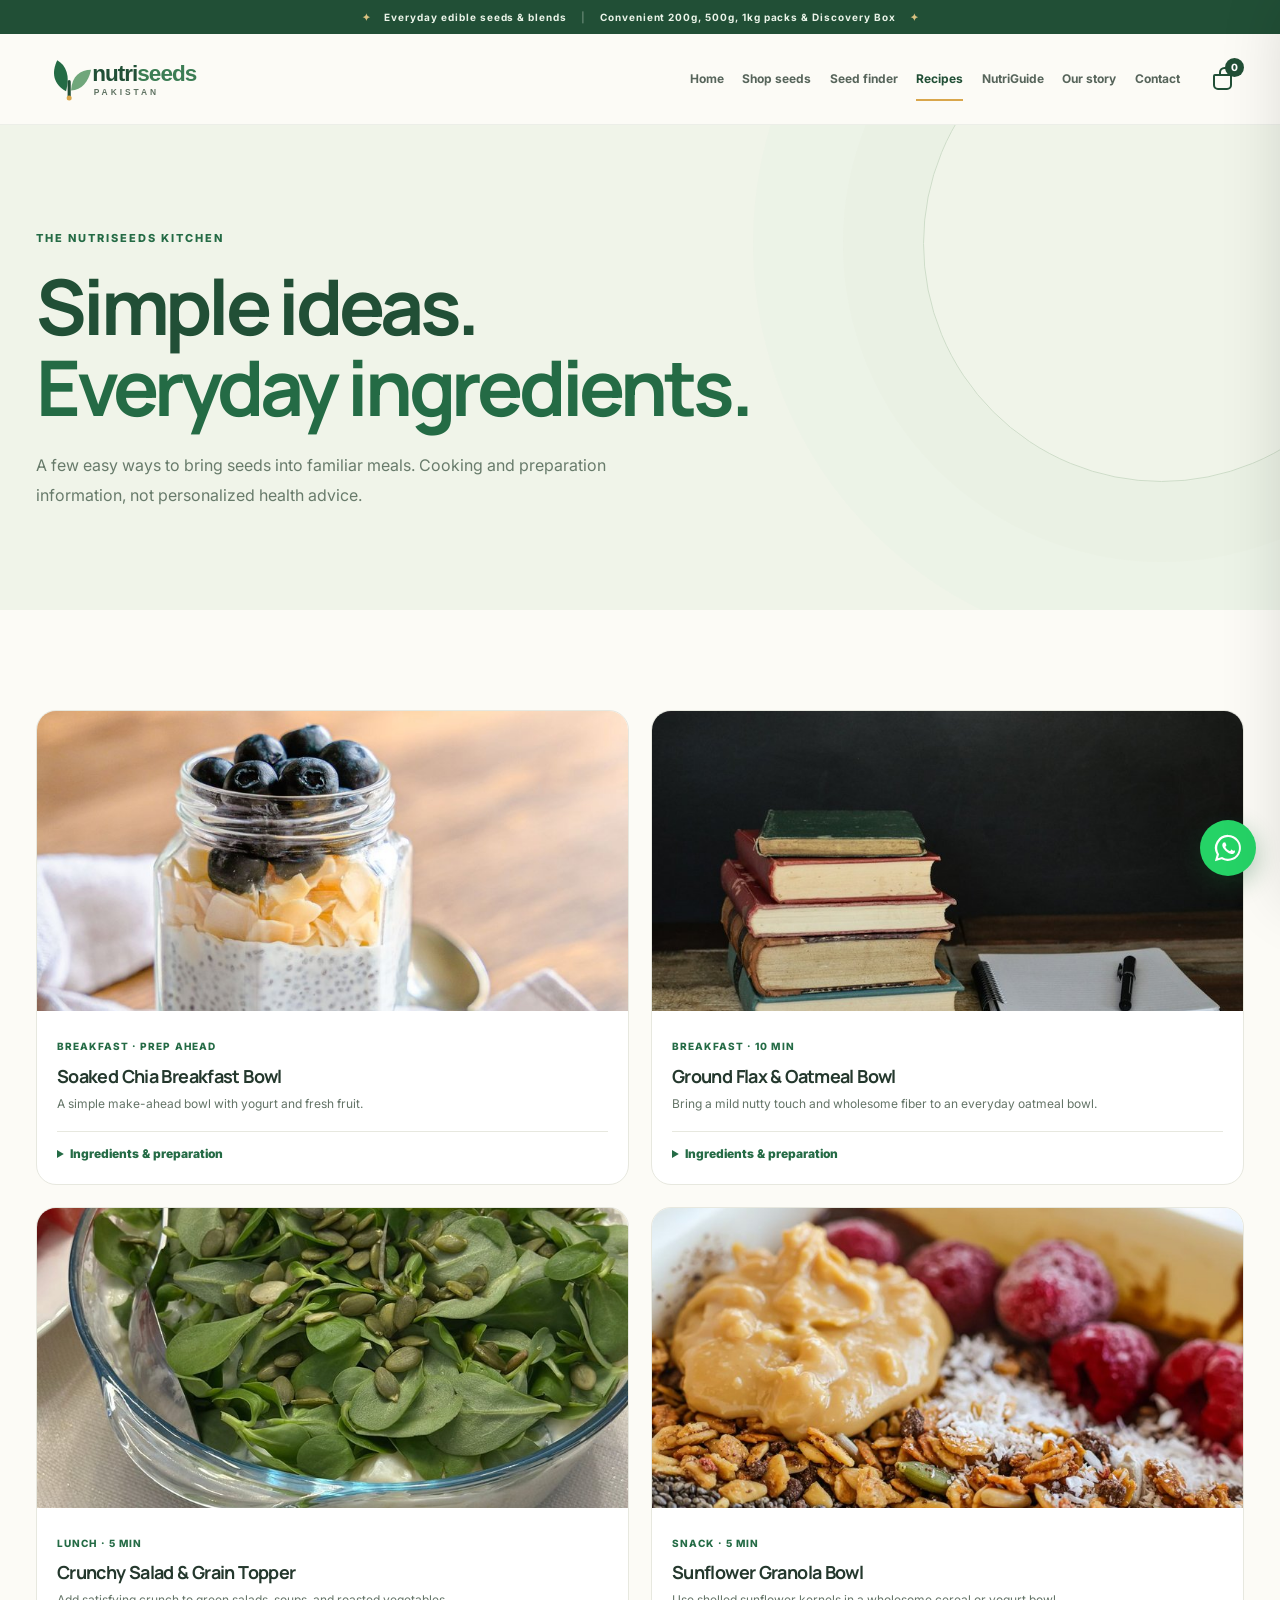
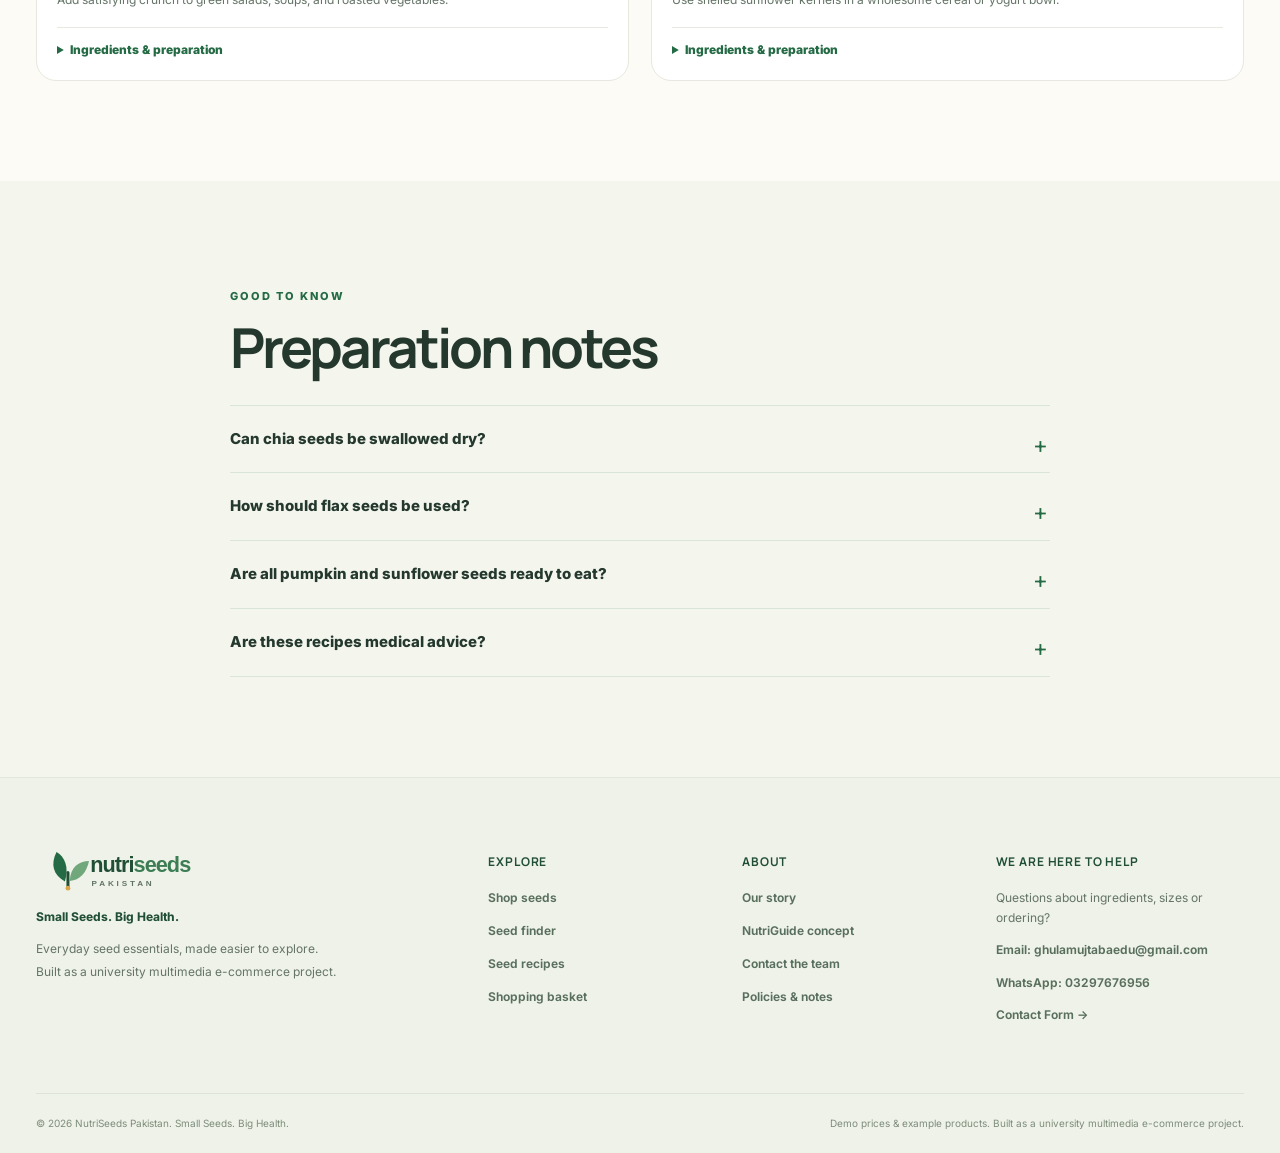
<file: recipes.html>
<!doctype html><html lang="en"><head><meta charset="utf-8"><meta name="viewport" content="width=device-width,initial-scale=1"><meta name="description" content="Explore simple everyday ways to prepare and use chia, flax, pumpkin and sunflower seeds."><meta name="theme-color" content="#214F36"><link rel="icon" type="image/svg+xml" href="assets/icons/symbol.svg"><link rel="preconnect" href="https://fonts.googleapis.com"><link rel="preconnect" href="https://fonts.gstatic.com" crossorigin><link href="https://fonts.googleapis.com/css2?family=Inter:wght@400;500;600;700;800&family=Manrope:wght@400;500;600;700;800&display=swap" rel="stylesheet"><link rel="stylesheet" href="assets/css/styles.css"><title>Simple Seed Recipes | NutriSeeds Pakistan</title><script src="assets/js/config.js" defer></script><script src="assets/js/data.js" defer></script><script src="assets/js/app.js" defer></script></head><body data-page="recipes"><a href="#main" class="skip-link">Skip to content</a><div class="announcement"><span class="tiny-star">&#10022;</span> Everyday edible seeds &amp; blends <span class="announcement-divider">|</span> Convenient 200g, 500g, 1kg packs &amp; Discovery Box <span class="tiny-star">&#10022;</span></div>
<header class="site-header"><div class="container nav-shell"><a href="index.html" class="brand" aria-label="NutriSeeds Pakistan home"><img src="assets/icons/logo.svg" width="222" height="56" alt="NutriSeeds Pakistan logo"></a><nav class="desktop-nav" aria-label="Main navigation"><a href="index.html" class="nav-link " >Home</a><a href="shop.html" class="nav-link " >Shop seeds</a><a href="seed-finder.html" class="nav-link " >Seed finder</a><a href="recipes.html" class="nav-link is-active" aria-current=page>Recipes</a><a href="nutriguide.html" class="nav-link " >NutriGuide</a><a href="about.html" class="nav-link " >Our story</a><a href="contact.html" class="nav-link " >Contact</a></nav><div class="header-actions"><button type="button" class="icon-btn cart-trigger" data-drawer-open aria-label="Open shopping basket"><span class="symbol-basket" aria-hidden="true"></span><span class="cart-count" data-cart-count>0</span></button><button class="icon-btn menu-toggle" type="button" data-menu-toggle aria-expanded="false" aria-controls="mobile-nav" aria-label="Open menu"><span></span><span></span><span></span></button></div></div><nav id="mobile-nav" class="mobile-nav" aria-label="Mobile navigation" hidden><a href="index.html" class="nav-link " >Home</a><a href="shop.html" class="nav-link " >Shop seeds</a><a href="seed-finder.html" class="nav-link " >Seed finder</a><a href="recipes.html" class="nav-link is-active" aria-current=page>Recipes</a><a href="nutriguide.html" class="nav-link " >NutriGuide</a><a href="about.html" class="nav-link " >Our story</a><a href="contact.html" class="nav-link " >Contact</a><a href="cart.html" class="nav-link">My basket</a></nav></header><main id="main"><section class="page-top recipe-top"><div class="container"><span class="eyebrow">THE NUTRISEEDS KITCHEN</span><h1>Simple ideas.<br><em>Everyday ingredients.</em></h1><p>A few easy ways to bring seeds into familiar meals. Cooking and preparation information, not personalized health advice.</p></div></section><section class="section"><div class="container"><div class="recipe-grid recipe-grid-page" id="recipe-list"></div></div></section><section class="section soft-section"><div class="container narrow"><div class="faq-heading"><span class="eyebrow">GOOD TO KNOW</span><h2>Preparation notes</h2></div><div class="faq-list"><details><summary>Can chia seeds be swallowed dry?</summary><p>Do not swallow spoonfuls of dry chia seeds. They absorb liquid and swell. For the illustrated recipe, fully soak them in liquid before eating. People with swallowing difficulties should seek professional advice.</p></details><details><summary>How should flax seeds be used?</summary><p>Ground flax is generally easier to digest than whole flax. Use food-safe seeds and store ground flax appropriately according to the supplier's instructions.</p></details><details><summary>Are all pumpkin and sunflower seeds ready to eat?</summary><p>Not necessarily. Confirm whether the specific product is shelled and ready-to-eat or intended for additional preparation. Follow the actual packet label.</p></details><details><summary>Are these recipes medical advice?</summary><p>No. These are general food ideas and do not replace dietary advice from a qualified professional.</p></details></div></div></section></main><footer class="footer"><div class="container footer-grid"><div class="footer-brand"><img src="assets/icons/logo.svg" width="210" height="52" alt="NutriSeeds Pakistan"><p>Small Seeds. Big Health.</p><p>Everyday seed essentials, made easier to explore. Built as a university multimedia e-commerce project.</p></div><div><h3>Explore</h3><a href="shop.html">Shop seeds</a><a href="seed-finder.html">Seed finder</a><a href="recipes.html">Seed recipes</a><a href="cart.html">Shopping basket</a></div><div><h3>About</h3><a href="about.html">Our story</a><a href="nutriguide.html">NutriGuide concept</a><a href="contact.html">Contact the team</a><a href="about.html#policies">Policies &amp; notes</a></div><div><h3>We are here to help</h3><p>Questions about ingredients, sizes or ordering?</p><a class="footer-contact" href="mailto:ghulamujtabaedu@gmail.com">Email: ghulamujtabaedu@gmail.com</a><a class="footer-contact" href="https://wa.me/923297676956?text=Hello%20NutriSeeds%20Pakistan!%20I%20am%20interested%20in%20your%20seed%20products.%20Please%20share%20more%20information." target="_blank" rel="noopener noreferrer">WhatsApp: 03297676956</a><a class="footer-contact" href="contact.html">Contact Form &rarr;</a></div></div><div class="container footer-bottom"><span>&copy; <span id="year">2026</span> NutriSeeds Pakistan. Small Seeds. Big Health.</span><span>Demo prices &amp; example products. Built as a university multimedia e-commerce project.</span></div></footer><div class="drawer-backdrop" id="drawer-backdrop" hidden></div><aside class="cart-drawer" id="cart-drawer" role="dialog" aria-modal="true" aria-labelledby="drawer-heading" aria-hidden="true" inert><div class="drawer-head"><div><span class="eyebrow">YOUR PICKS</span><h2 id="drawer-heading">Shopping basket <span data-cart-count>0</span></h2></div><button type="button" class="icon-btn close-drawer" aria-label="Close basket" data-drawer-close>&times;</button></div><div id="drawer-items" class="drawer-items"></div><div class="drawer-footer"><div class="subtotal-row"><span>Subtotal</span><strong id="drawer-subtotal">Rs. 0</strong></div><p class="fine-print">Delivery is confirmed separately. No payment is taken on this website.</p><a href="cart.html" class="btn btn-primary btn-block">Go to checkout <span aria-hidden="true">&rarr;</span></a><button type="button" class="btn btn-whatsapp btn-block" id="drawer-whatsapp-btn" style="margin-top:10px;">Quick Order via WhatsApp <span aria-hidden="true">&rarr;</span></button></div></aside><div id="toast" class="toast" role="status" aria-live="polite"></div><aside class="floating-whatsapp-container" aria-label="Customer WhatsApp assistance">
  <a href="https://wa.me/923297676956?text=Hello%20NutriSeeds%20Pakistan!%20I%20need%20some%20information%20about%20your%20seed%20products.%20Can%20you%20help%20me%3F" class="floating-whatsapp-btn" target="_blank" rel="noopener noreferrer" aria-label="Chat with NutriSeeds Pakistan on WhatsApp for product information">
    <span class="floating-whatsapp-tooltip" role="tooltip">Need help? Chat with us</span>
    <svg class="floating-whatsapp-icon" viewBox="0 0 32 32" width="30" height="30" aria-hidden="true" focusable="false"><path fill="#ffffff" d="M16 2a13.9 13.9 0 0 0-12 21L2 30l7.2-1.9A13.9 13.9 0 1 0 16 2zm0 25.5a11.6 11.6 0 0 1-5.9-1.6l-.4-.3-4.4 1.2 1.2-4.3-.3-.5A11.6 11.6 0 1 1 16 27.5zm6.4-8.6c-.3-.2-2-.1-2.3-1.1-.3-.2-.5-.3-.7.1s-.8 1-1 1.2-.4.2-.7 0a9 9 0 0 1-2.6-1.6 10 10 0 0 1-1.8-2.3c-.2-.3 0-.5.1-.7s.3-.4.5-.6.2-.3.3-.5a2 2 0 0 0 0-.6c-.1-.2-.7-1.7-1-2.3s-.5-.5-.7-.5h-.6a1.2 1.2 0 0 0-.9.4 3.7 3.7 0 0 0-1.1 2.7 6.4 6.4 0 0 0 1.4 3.4 14.5 14.5 0 0 0 5.6 5 18.2 18.2 0 0 0 1.9.7 4.5 4.5 0 0 0 2.1.1 3.5 3.5 0 0 0 2.3-1.6 2.8 2.8 0 0 0 .2-1.6c-.1-.3-.3-.4-.6-.6z"/></svg>
  </a>
</aside>
</body></html>
</file>
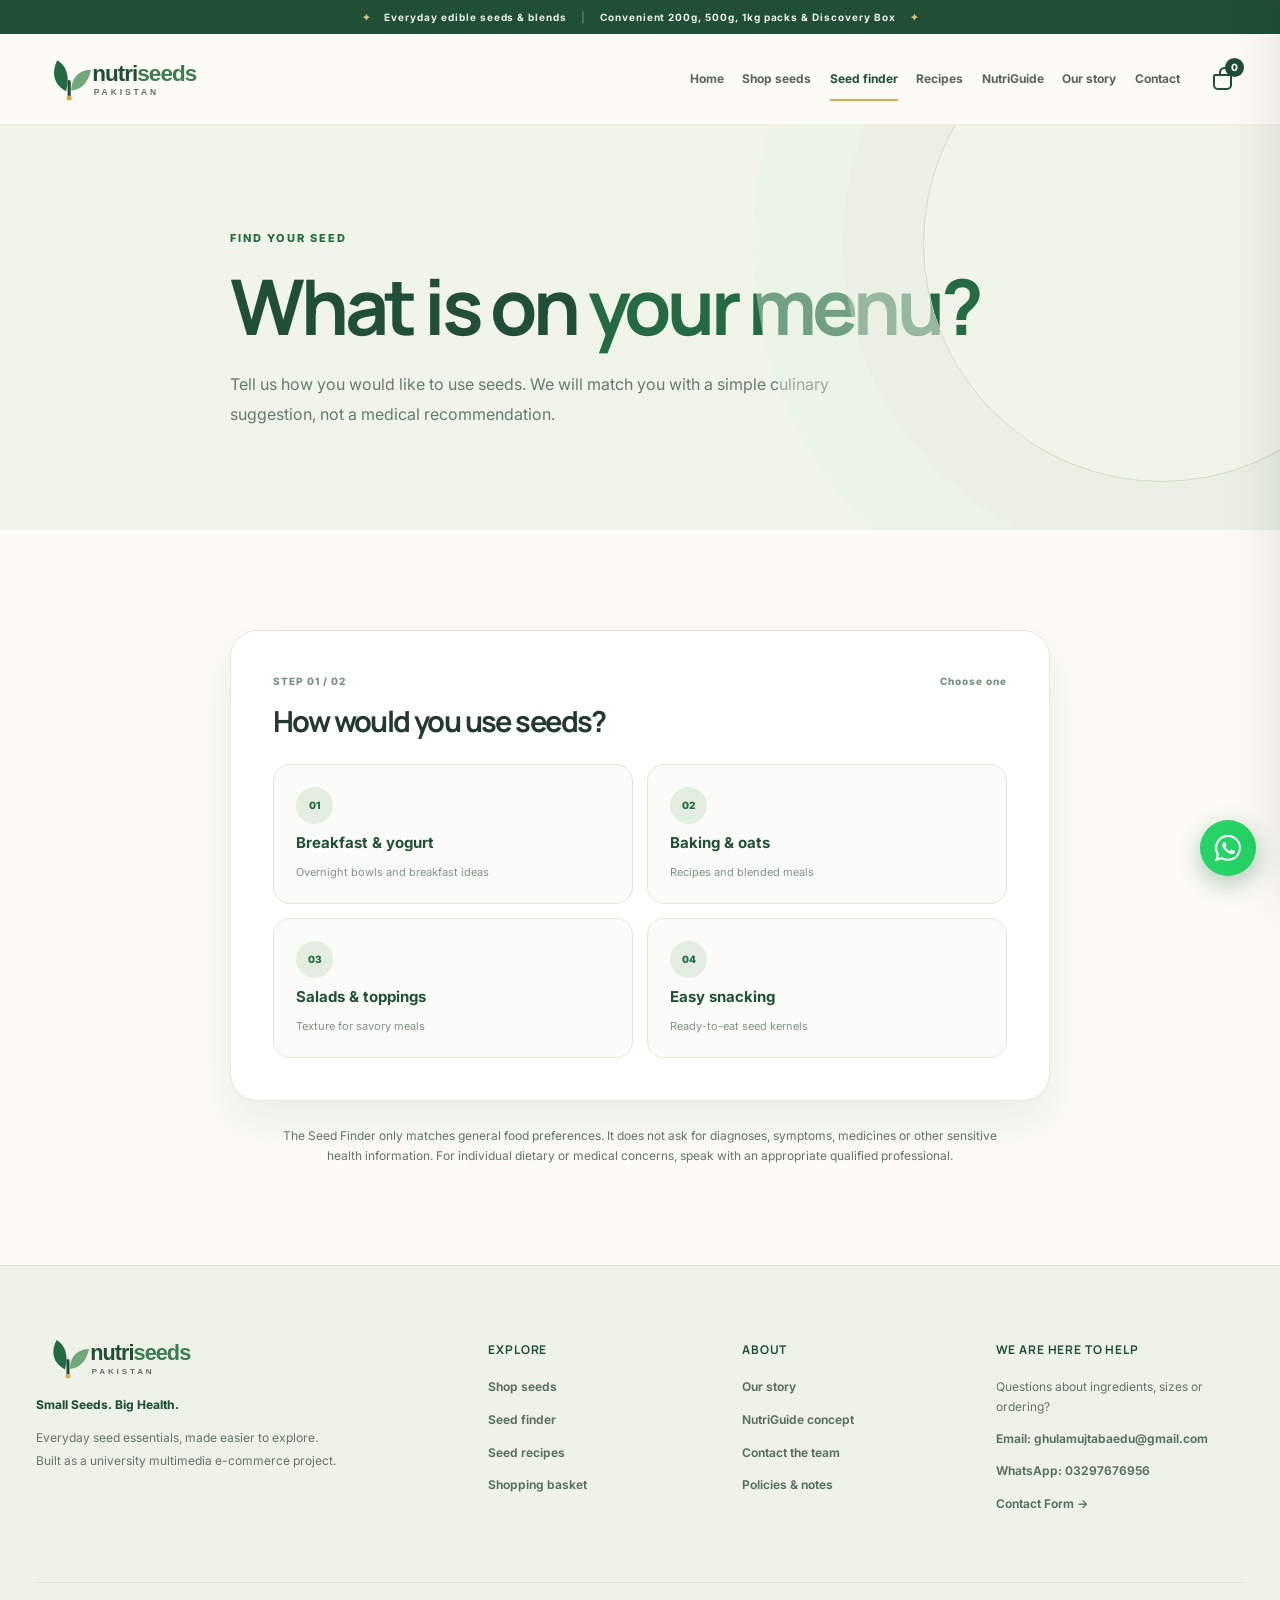
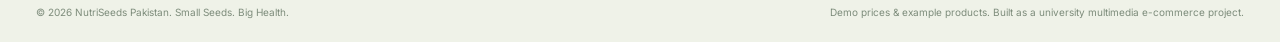
<file: seed-finder.html>
<!doctype html><html lang="en"><head><meta charset="utf-8"><meta name="viewport" content="width=device-width,initial-scale=1"><meta name="description" content="Find NutriSeeds products based on everyday cooking preferences. General food suggestions, not medical advice."><meta name="theme-color" content="#214F36"><link rel="icon" type="image/svg+xml" href="assets/icons/symbol.svg"><link rel="preconnect" href="https://fonts.googleapis.com"><link rel="preconnect" href="https://fonts.gstatic.com" crossorigin><link href="https://fonts.googleapis.com/css2?family=Inter:wght@400;500;600;700;800&family=Manrope:wght@400;500;600;700;800&display=swap" rel="stylesheet"><link rel="stylesheet" href="assets/css/styles.css"><title>Find Your Seed | NutriSeeds Pakistan</title><script src="assets/js/config.js" defer></script><script src="assets/js/data.js" defer></script><script src="assets/js/app.js" defer></script></head><body data-page="finder"><a href="#main" class="skip-link">Skip to content</a><div class="announcement"><span class="tiny-star">&#10022;</span> Everyday edible seeds &amp; blends <span class="announcement-divider">|</span> Convenient 200g, 500g, 1kg packs &amp; Discovery Box <span class="tiny-star">&#10022;</span></div>
<header class="site-header"><div class="container nav-shell"><a href="index.html" class="brand" aria-label="NutriSeeds Pakistan home"><img src="assets/icons/logo.svg" width="222" height="56" alt="NutriSeeds Pakistan logo"></a><nav class="desktop-nav" aria-label="Main navigation"><a href="index.html" class="nav-link " >Home</a><a href="shop.html" class="nav-link " >Shop seeds</a><a href="seed-finder.html" class="nav-link is-active" aria-current=page>Seed finder</a><a href="recipes.html" class="nav-link " >Recipes</a><a href="nutriguide.html" class="nav-link " >NutriGuide</a><a href="about.html" class="nav-link " >Our story</a><a href="contact.html" class="nav-link " >Contact</a></nav><div class="header-actions"><button type="button" class="icon-btn cart-trigger" data-drawer-open aria-label="Open shopping basket"><span class="symbol-basket" aria-hidden="true"></span><span class="cart-count" data-cart-count>0</span></button><button class="icon-btn menu-toggle" type="button" data-menu-toggle aria-expanded="false" aria-controls="mobile-nav" aria-label="Open menu"><span></span><span></span><span></span></button></div></div><nav id="mobile-nav" class="mobile-nav" aria-label="Mobile navigation" hidden><a href="index.html" class="nav-link " >Home</a><a href="shop.html" class="nav-link " >Shop seeds</a><a href="seed-finder.html" class="nav-link is-active" aria-current=page>Seed finder</a><a href="recipes.html" class="nav-link " >Recipes</a><a href="nutriguide.html" class="nav-link " >NutriGuide</a><a href="about.html" class="nav-link " >Our story</a><a href="contact.html" class="nav-link " >Contact</a><a href="cart.html" class="nav-link">My basket</a></nav></header><main id="main"><section class="page-top finder-top"><div class="container narrow"><span class="eyebrow">FIND YOUR SEED</span><h1>What is on <em>your menu?</em></h1><p>Tell us how you would like to use seeds. We will match you with a simple culinary suggestion, not a medical recommendation.</p></div></section><section class="section"><div class="container narrow"><div class="finder-panel"><div class="finder-progress"><span>STEP 01 / 02</span><span>Choose one</span></div><h2>How would you use seeds?</h2><div class="choice-grid" role="group" aria-label="Choose food use"><button class="choice-card" type="button" data-finder="breakfast"><span class="choice-icon">01</span><strong>Breakfast &amp; yogurt</strong><small>Overnight bowls and breakfast ideas</small></button><button class="choice-card" type="button" data-finder="baking"><span class="choice-icon">02</span><strong>Baking &amp; oats</strong><small>Recipes and blended meals</small></button><button class="choice-card" type="button" data-finder="salads"><span class="choice-icon">03</span><strong>Salads &amp; toppings</strong><small>Texture for savory meals</small></button><button class="choice-card" type="button" data-finder="snacks"><span class="choice-icon">04</span><strong>Easy snacking</strong><small>Ready-to-eat seed kernels</small></button></div><div id="finder-result" class="finder-result" aria-live="polite" hidden></div></div><p class="safety-note">The Seed Finder only matches general food preferences. It does not ask for diagnoses, symptoms, medicines or other sensitive health information. For individual dietary or medical concerns, speak with an appropriate qualified professional.</p></div></section></main><footer class="footer"><div class="container footer-grid"><div class="footer-brand"><img src="assets/icons/logo.svg" width="210" height="52" alt="NutriSeeds Pakistan"><p>Small Seeds. Big Health.</p><p>Everyday seed essentials, made easier to explore. Built as a university multimedia e-commerce project.</p></div><div><h3>Explore</h3><a href="shop.html">Shop seeds</a><a href="seed-finder.html">Seed finder</a><a href="recipes.html">Seed recipes</a><a href="cart.html">Shopping basket</a></div><div><h3>About</h3><a href="about.html">Our story</a><a href="nutriguide.html">NutriGuide concept</a><a href="contact.html">Contact the team</a><a href="about.html#policies">Policies &amp; notes</a></div><div><h3>We are here to help</h3><p>Questions about ingredients, sizes or ordering?</p><a class="footer-contact" href="mailto:ghulamujtabaedu@gmail.com">Email: ghulamujtabaedu@gmail.com</a><a class="footer-contact" href="https://wa.me/923297676956?text=Hello%20NutriSeeds%20Pakistan!%20I%20am%20interested%20in%20your%20seed%20products.%20Please%20share%20more%20information." target="_blank" rel="noopener noreferrer">WhatsApp: 03297676956</a><a class="footer-contact" href="contact.html">Contact Form &rarr;</a></div></div><div class="container footer-bottom"><span>&copy; <span id="year">2026</span> NutriSeeds Pakistan. Small Seeds. Big Health.</span><span>Demo prices &amp; example products. Built as a university multimedia e-commerce project.</span></div></footer><div class="drawer-backdrop" id="drawer-backdrop" hidden></div><aside class="cart-drawer" id="cart-drawer" role="dialog" aria-modal="true" aria-labelledby="drawer-heading" aria-hidden="true" inert><div class="drawer-head"><div><span class="eyebrow">YOUR PICKS</span><h2 id="drawer-heading">Shopping basket <span data-cart-count>0</span></h2></div><button type="button" class="icon-btn close-drawer" aria-label="Close basket" data-drawer-close>&times;</button></div><div id="drawer-items" class="drawer-items"></div><div class="drawer-footer"><div class="subtotal-row"><span>Subtotal</span><strong id="drawer-subtotal">Rs. 0</strong></div><p class="fine-print">Delivery is confirmed separately. No payment is taken on this website.</p><a href="cart.html" class="btn btn-primary btn-block">Go to checkout <span aria-hidden="true">&rarr;</span></a><button type="button" class="btn btn-whatsapp btn-block" id="drawer-whatsapp-btn" style="margin-top:10px;">Quick Order via WhatsApp <span aria-hidden="true">&rarr;</span></button></div></aside><div id="toast" class="toast" role="status" aria-live="polite"></div><aside class="floating-whatsapp-container" aria-label="Customer WhatsApp assistance">
  <a href="https://wa.me/923297676956?text=Hello%20NutriSeeds%20Pakistan!%20I%20need%20some%20information%20about%20your%20seed%20products.%20Can%20you%20help%20me%3F" class="floating-whatsapp-btn" target="_blank" rel="noopener noreferrer" aria-label="Chat with NutriSeeds Pakistan on WhatsApp for product information">
    <span class="floating-whatsapp-tooltip" role="tooltip">Need help? Chat with us</span>
    <svg class="floating-whatsapp-icon" viewBox="0 0 32 32" width="30" height="30" aria-hidden="true" focusable="false"><path fill="#ffffff" d="M16 2a13.9 13.9 0 0 0-12 21L2 30l7.2-1.9A13.9 13.9 0 1 0 16 2zm0 25.5a11.6 11.6 0 0 1-5.9-1.6l-.4-.3-4.4 1.2 1.2-4.3-.3-.5A11.6 11.6 0 1 1 16 27.5zm6.4-8.6c-.3-.2-2-.1-2.3-1.1-.3-.2-.5-.3-.7.1s-.8 1-1 1.2-.4.2-.7 0a9 9 0 0 1-2.6-1.6 10 10 0 0 1-1.8-2.3c-.2-.3 0-.5.1-.7s.3-.4.5-.6.2-.3.3-.5a2 2 0 0 0 0-.6c-.1-.2-.7-1.7-1-2.3s-.5-.5-.7-.5h-.6a1.2 1.2 0 0 0-.9.4 3.7 3.7 0 0 0-1.1 2.7 6.4 6.4 0 0 0 1.4 3.4 14.5 14.5 0 0 0 5.6 5 18.2 18.2 0 0 0 1.9.7 4.5 4.5 0 0 0 2.1.1 3.5 3.5 0 0 0 2.3-1.6 2.8 2.8 0 0 0 .2-1.6c-.1-.3-.3-.4-.6-.6z"/></svg>
  </a>
</aside>
</body></html>
</file>
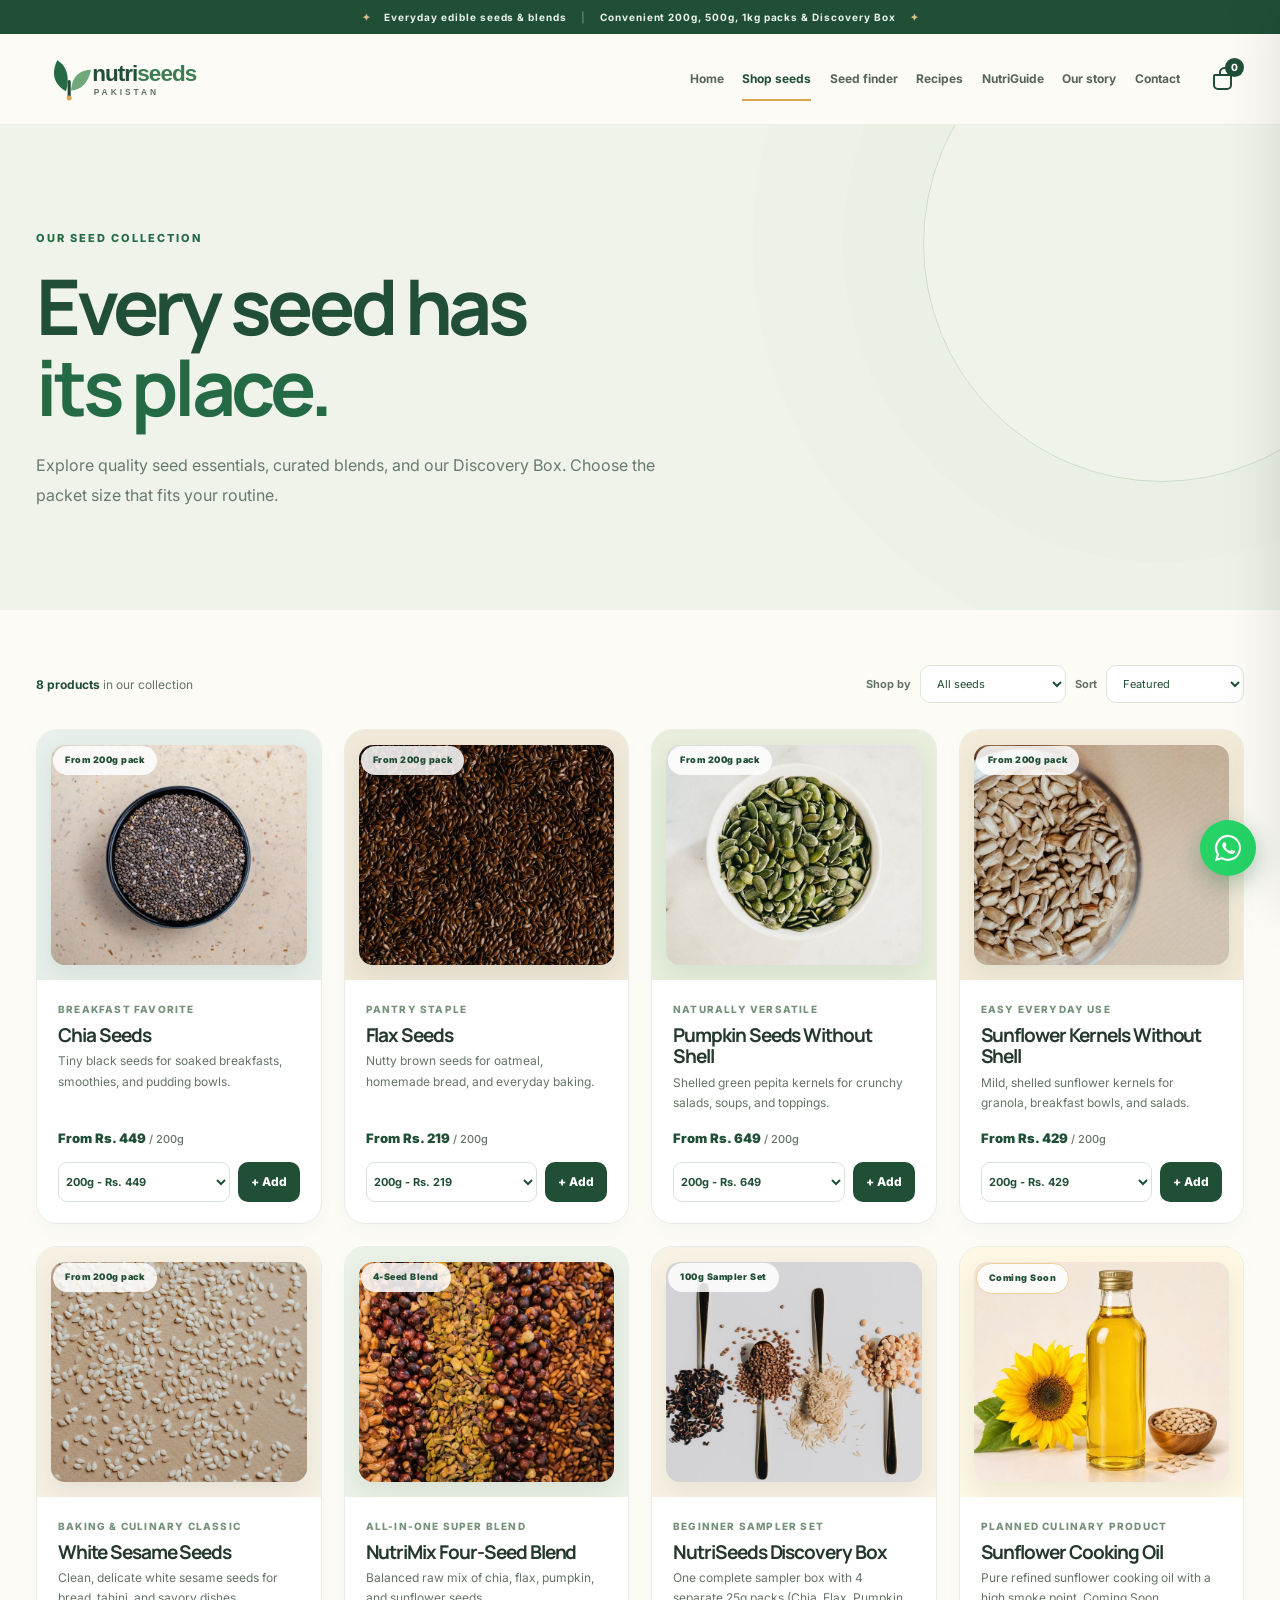
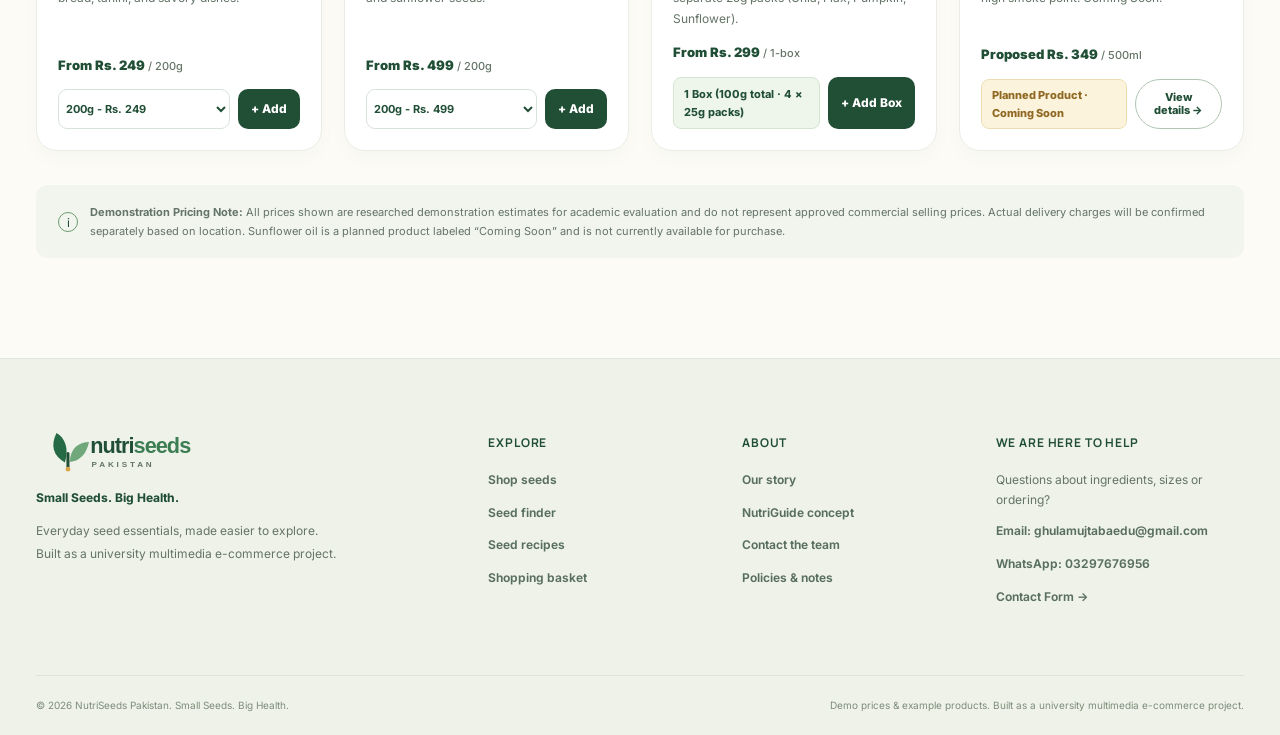
<file: shop.html>
<!doctype html><html lang="en"><head><meta charset="utf-8"><meta name="viewport" content="width=device-width,initial-scale=1"><meta name="description" content="Shop edible chia, flax, pumpkin, sunflower, sesame seeds, blends and our Discovery Box in convenient 200g, 500g and 1kg sizes."><meta name="theme-color" content="#214F36"><link rel="icon" type="image/svg+xml" href="assets/icons/symbol.svg"><link rel="preconnect" href="https://fonts.googleapis.com"><link rel="preconnect" href="https://fonts.gstatic.com" crossorigin><link href="https://fonts.googleapis.com/css2?family=Inter:wght@400;500;600;700;800&family=Manrope:wght@400;500;600;700;800&display=swap" rel="stylesheet"><link rel="stylesheet" href="assets/css/styles.css"><title>Shop Seed Packs | NutriSeeds Pakistan</title><script src="assets/js/config.js" defer></script><script src="assets/js/data.js" defer></script><script src="assets/js/app.js" defer></script></head><body data-page="shop"><a href="#main" class="skip-link">Skip to content</a><div class="announcement"><span class="tiny-star">&#10022;</span> Everyday edible seeds &amp; blends <span class="announcement-divider">|</span> Convenient 200g, 500g, 1kg packs &amp; Discovery Box <span class="tiny-star">&#10022;</span></div>
<header class="site-header"><div class="container nav-shell"><a href="index.html" class="brand" aria-label="NutriSeeds Pakistan home"><img src="assets/icons/logo.svg" width="222" height="56" alt="NutriSeeds Pakistan logo"></a><nav class="desktop-nav" aria-label="Main navigation"><a href="index.html" class="nav-link " >Home</a><a href="shop.html" class="nav-link is-active" aria-current=page>Shop seeds</a><a href="seed-finder.html" class="nav-link " >Seed finder</a><a href="recipes.html" class="nav-link " >Recipes</a><a href="nutriguide.html" class="nav-link " >NutriGuide</a><a href="about.html" class="nav-link " >Our story</a><a href="contact.html" class="nav-link " >Contact</a></nav><div class="header-actions"><button type="button" class="icon-btn cart-trigger" data-drawer-open aria-label="Open shopping basket"><span class="symbol-basket" aria-hidden="true"></span><span class="cart-count" data-cart-count>0</span></button><button class="icon-btn menu-toggle" type="button" data-menu-toggle aria-expanded="false" aria-controls="mobile-nav" aria-label="Open menu"><span></span><span></span><span></span></button></div></div><nav id="mobile-nav" class="mobile-nav" aria-label="Mobile navigation" hidden><a href="index.html" class="nav-link " >Home</a><a href="shop.html" class="nav-link is-active" aria-current=page>Shop seeds</a><a href="seed-finder.html" class="nav-link " >Seed finder</a><a href="recipes.html" class="nav-link " >Recipes</a><a href="nutriguide.html" class="nav-link " >NutriGuide</a><a href="about.html" class="nav-link " >Our story</a><a href="contact.html" class="nav-link " >Contact</a><a href="cart.html" class="nav-link">My basket</a></nav></header><main id="main"><section class="page-top page-top-shop"><div class="container"><span class="eyebrow">OUR SEED COLLECTION</span><h1>Every seed has<br><em>its place.</em></h1><p>Explore quality seed essentials, curated blends, and our Discovery Box. Choose the packet size that fits your routine.</p></div></section><section class="section shop-section"><div class="container"><div class="shop-toolbar"><p><strong id="product-count">8 products</strong> in our collection</p><div class="toolbar-controls"><label for="seed-filter">Shop by</label><select id="seed-filter" aria-label="Filter seeds"><option value="all">All seeds</option><option value="breakfast">Breakfast &amp; bowls</option><option value="baking">Baking &amp; grains</option><option value="topping">Toppings &amp; snacks</option></select><label for="seed-sort">Sort</label><select id="seed-sort" aria-label="Sort seeds"><option value="featured">Featured</option><option value="price-asc">Price: low to high</option><option value="price-desc">Price: high to low</option><option value="name">Name: A to Z</option></select></div></div><div id="shop-products" class="product-grid"></div><div class="shop-info"><span class="info-dot">i</span><p><strong>Demonstration Pricing Note:</strong> All prices shown are researched demonstration estimates for academic evaluation and do not represent approved commercial selling prices. Actual delivery charges will be confirmed separately based on location. Sunflower oil is a planned product labeled &ldquo;Coming Soon&rdquo; and is not currently available for purchase.</p></div></div></section></main><footer class="footer"><div class="container footer-grid"><div class="footer-brand"><img src="assets/icons/logo.svg" width="210" height="52" alt="NutriSeeds Pakistan"><p>Small Seeds. Big Health.</p><p>Everyday seed essentials, made easier to explore. Built as a university multimedia e-commerce project.</p></div><div><h3>Explore</h3><a href="shop.html">Shop seeds</a><a href="seed-finder.html">Seed finder</a><a href="recipes.html">Seed recipes</a><a href="cart.html">Shopping basket</a></div><div><h3>About</h3><a href="about.html">Our story</a><a href="nutriguide.html">NutriGuide concept</a><a href="contact.html">Contact the team</a><a href="about.html#policies">Policies &amp; notes</a></div><div><h3>We are here to help</h3><p>Questions about ingredients, sizes or ordering?</p><a class="footer-contact" href="mailto:ghulamujtabaedu@gmail.com">Email: ghulamujtabaedu@gmail.com</a><a class="footer-contact" href="https://wa.me/923297676956?text=Hello%20NutriSeeds%20Pakistan!%20I%20am%20interested%20in%20your%20seed%20products.%20Please%20share%20more%20information." target="_blank" rel="noopener noreferrer">WhatsApp: 03297676956</a><a class="footer-contact" href="contact.html">Contact Form &rarr;</a></div></div><div class="container footer-bottom"><span>&copy; <span id="year">2026</span> NutriSeeds Pakistan. Small Seeds. Big Health.</span><span>Demo prices &amp; example products. Built as a university multimedia e-commerce project.</span></div></footer><div class="drawer-backdrop" id="drawer-backdrop" hidden></div><aside class="cart-drawer" id="cart-drawer" role="dialog" aria-modal="true" aria-labelledby="drawer-heading" aria-hidden="true" inert><div class="drawer-head"><div><span class="eyebrow">YOUR PICKS</span><h2 id="drawer-heading">Shopping basket <span data-cart-count>0</span></h2></div><button type="button" class="icon-btn close-drawer" aria-label="Close basket" data-drawer-close>&times;</button></div><div id="drawer-items" class="drawer-items"></div><div class="drawer-footer"><div class="subtotal-row"><span>Subtotal</span><strong id="drawer-subtotal">Rs. 0</strong></div><p class="fine-print">Delivery is confirmed separately. No payment is taken on this website.</p><a href="cart.html" class="btn btn-primary btn-block">Go to checkout <span aria-hidden="true">&rarr;</span></a><button type="button" class="btn btn-whatsapp btn-block" id="drawer-whatsapp-btn" style="margin-top:10px;">Quick Order via WhatsApp <span aria-hidden="true">&rarr;</span></button></div></aside><div id="toast" class="toast" role="status" aria-live="polite"></div><aside class="floating-whatsapp-container" aria-label="Customer WhatsApp assistance">
  <a href="https://wa.me/923297676956?text=Hello%20NutriSeeds%20Pakistan!%20I%20need%20some%20information%20about%20your%20seed%20products.%20Can%20you%20help%20me%3F" class="floating-whatsapp-btn" target="_blank" rel="noopener noreferrer" aria-label="Chat with NutriSeeds Pakistan on WhatsApp for product information">
    <span class="floating-whatsapp-tooltip" role="tooltip">Need help? Chat with us</span>
    <svg class="floating-whatsapp-icon" viewBox="0 0 32 32" width="30" height="30" aria-hidden="true" focusable="false"><path fill="#ffffff" d="M16 2a13.9 13.9 0 0 0-12 21L2 30l7.2-1.9A13.9 13.9 0 1 0 16 2zm0 25.5a11.6 11.6 0 0 1-5.9-1.6l-.4-.3-4.4 1.2 1.2-4.3-.3-.5A11.6 11.6 0 1 1 16 27.5zm6.4-8.6c-.3-.2-2-.1-2.3-1.1-.3-.2-.5-.3-.7.1s-.8 1-1 1.2-.4.2-.7 0a9 9 0 0 1-2.6-1.6 10 10 0 0 1-1.8-2.3c-.2-.3 0-.5.1-.7s.3-.4.5-.6.2-.3.3-.5a2 2 0 0 0 0-.6c-.1-.2-.7-1.7-1-2.3s-.5-.5-.7-.5h-.6a1.2 1.2 0 0 0-.9.4 3.7 3.7 0 0 0-1.1 2.7 6.4 6.4 0 0 0 1.4 3.4 14.5 14.5 0 0 0 5.6 5 18.2 18.2 0 0 0 1.9.7 4.5 4.5 0 0 0 2.1.1 3.5 3.5 0 0 0 2.3-1.6 2.8 2.8 0 0 0 .2-1.6c-.1-.3-.3-.4-.6-.6z"/></svg>
  </a>
</aside>
</body></html>
</file>
<file: assets/css/styles.css>
:root{--forest:#214f36;--forest-dark:#163b2a;--green:#246b45;--sage:#78aa86;--cream:#f6f3e8;--canvas:#fcfbf6;--ink:#24382d;--muted:#647467;--gold:#d9a64b;--line:#e7e8df;--card:#fff;--soft:#eff4e8;--radius:22px;--shadow:0 20px 48px rgba(22,59,42,.08)}
*{box-sizing:border-box}html{scroll-behavior:smooth}body{margin:0;background:var(--canvas);color:var(--ink);font:16px/1.65 Inter,Arial,sans-serif;-webkit-font-smoothing:antialiased}img{display:block;max-width:100%}button,input,textarea,select{font:inherit}button{cursor:pointer}button:disabled{cursor:not-allowed;opacity:.55}a{color:inherit;text-decoration:none}h1,h2,h3,h4,p{margin-top:0}h1,h2,h3,h4{font-family:Manrope,Inter,Arial,sans-serif;letter-spacing:-.055em;line-height:1.13}h1{font-size:clamp(3.1rem,6.5vw,6.7rem)}h2{font-size:clamp(2.15rem,4.3vw,4rem)}h3{font-size:1.24rem;letter-spacing:-.035em}em{font-style:normal;color:var(--green)}p{color:var(--muted)}.container{max-width:1216px;width:calc(100% - 72px);margin-inline:auto}.narrow{max-width:820px}.section{padding:100px 0}.section-last{padding-top:20px;padding-bottom:100px}.soft-section{background:#f4f6ee}.section-inset{padding-top:35px;padding-bottom:45px}.eyebrow{display:inline-flex;align-items:center;gap:9px;color:var(--green);font:800 11px/1.5 Inter,Arial,sans-serif;letter-spacing:.18em;text-transform:uppercase}.eyebrow-dark{color:var(--forest)}.eyebrow-light{color:#cbeaba}.eyebrow-dot{width:7px;height:7px;border-radius:50%;background:var(--gold)}.text-link{font-size:14px;font-weight:800;color:var(--green);display:inline-flex;gap:9px;align-items:center;white-space:nowrap}.text-link:hover{text-decoration:underline}.btn{display:inline-flex;align-items:center;justify-content:center;gap:20px;padding:15px 25px;border:1px solid transparent;border-radius:100px;font-size:13px;line-height:1.2;font-weight:800;transition:transform .2s,background .2s,border-color .2s,box-shadow .2s;text-align:center;min-height:49px}.btn:hover:not(:disabled){transform:translateY(-2px)}.btn:focus-visible,a:focus-visible,button:focus-visible,input:focus-visible,select:focus-visible,textarea:focus-visible,summary:focus-visible{outline:3px solid #daa340;outline-offset:3px}.btn-primary{background:var(--forest);color:#fff;box-shadow:0 10px 22px #214f361b}.btn-primary:hover{background:#32774f}.btn-outline{background:#fff;color:var(--forest);border-color:#b1c5b2}.btn-outline:hover{border-color:var(--forest)}.btn-plain{padding-left:5px;padding-right:5px;color:var(--forest)}.btn-light{background:#f8f7e9;color:var(--forest)}.btn-block{width:100%}.btn-whatsapp{background:#e2f4e8;color:#18633b}.btn-whatsapp:hover{background:#c9e9d4}.fine-print{font-size:12px;color:#79857c;line-height:1.65}.skip-link{position:absolute;z-index:500;top:-100px;left:20px;background:#fff;color:#000;padding:12px}.skip-link:focus{top:15px}.announcement{min-height:34px;display:flex;gap:14px;justify-content:center;align-items:center;background:var(--forest);color:#ebf4e9;font-size:10px;letter-spacing:.095em;font-weight:700;text-align:center;padding:7px 16px}.tiny-star{color:#d9c180}.announcement-divider{opacity:.3}.site-header{z-index:80;position:sticky;top:0;background:rgba(252,251,246,.96);backdrop-filter:blur(16px);border-bottom:1px solid rgba(33,79,54,.07)}.nav-shell{display:flex;align-items:center;justify-content:space-between;gap:20px;height:90px}.brand{flex-shrink:0}.brand img{width:218px;height:auto}.desktop-nav{display:flex;align-items:center;gap:clamp(11px,1.45vw,25px);margin-left:auto}.nav-link{font-size:12px;white-space:nowrap;font-weight:700;color:#57655b;position:relative;transition:color .2s}.nav-link:hover,.nav-link.is-active{color:var(--forest)}.desktop-nav .nav-link.is-active:after{content:"";position:absolute;bottom:-12px;left:0;right:0;height:2px;background:var(--gold)}.header-actions{display:flex;align-items:center;gap:12px}.icon-btn{border:0;background:transparent;display:inline-flex;position:relative;align-items:center;justify-content:center;width:44px;height:44px;border-radius:50%;color:var(--forest)}.icon-btn:hover{background:#eaf0e8}.cart-count{position:absolute;top:1px;right:0;width:19px;height:19px;font-size:10px;border-radius:50%;color:#fff;background:var(--forest);display:grid;place-items:center;font-weight:800}.symbol-basket{width:19px;height:16px;border:2px solid var(--forest);border-radius:2px 2px 5px 5px;position:relative;margin-top:6px}.symbol-basket:before{content:"";position:absolute;left:4px;top:-9px;width:7px;height:7px;border:2px solid var(--forest);border-bottom:0;border-radius:8px 8px 0 0}.menu-toggle{display:none;flex-direction:column;gap:5px}.menu-toggle span{display:block;width:20px;height:2px;background:var(--forest);border-radius:1px}.mobile-nav{display:none}.hero{background:linear-gradient(116deg,#f8f5e9 0%,#f6f4e6 52%,#e7f0e2 100%);overflow:hidden}.hero-grid{min-height:656px;display:grid;grid-template-columns:52% 48%;align-items:center}.hero-copy{position:relative;z-index:3;padding:70px 0 75px}.hero h1{max-width:680px;margin:18px 0 22px;font-weight:800;color:var(--forest);letter-spacing:-.082em;line-height:1.01}.hero h1 em{color:#9baf78}.hero-desc{font-size:16px;line-height:1.9;max-width:510px;color:#667466}.hero-buttons{display:flex;align-items:center;gap:28px;flex-wrap:wrap;margin-top:35px}.hero-foot{display:flex;gap:13px;align-items:center;margin-top:52px;color:#5b755e;font-size:11px;font-weight:700;letter-spacing:.025em}.hero-foot-icon{border-radius:50%;width:23px;height:23px;background:#d7e7d1;display:inline-grid;place-items:center;color:var(--forest)}.foot-dot{width:4px;height:4px;border-radius:50%;background:#94ae91}.hero-visual{height:670px;position:relative;isolation:isolate}.hero-orbit{position:absolute;border-radius:50%;z-index:-2}.hero-orbit-one{width:650px;height:650px;background:#d5e5ce;left:-10px;top:13px;opacity:.7}.hero-orbit-two{width:450px;height:450px;border:1px solid #e8f0dc;left:101px;top:103px;opacity:.8}.hero-pack{position:absolute;width:min(110%,560px);filter:drop-shadow(0 16px 16px #29513b10)}.hero-pack-back{width:350px;top:85px;left:-13px;transform:rotate(-11deg)}.hero-pack-center{width:460px;top:88px;left:123px;transform:rotate(2deg)}.hero-pack-front{width:335px;top:244px;left:5px;transform:rotate(9deg)}.hero-sticker{position:absolute;z-index:3;right:4px;top:74px;background:var(--gold);color:#3b402d;width:110px;height:110px;border-radius:50%;display:grid;place-items:center;text-align:center;font-size:12px;font-weight:900;line-height:1.4;letter-spacing:.04em;transform:rotate(12deg);box-shadow:0 10px 18px #47553015}.hero-sticker span{display:none}.hero-spark{position:absolute;color:var(--gold);font-size:42px}.hero-spark-one{top:65px;left:28px}.hero-spark-two{bottom:65px;right:22px}.benefit-band{background:#fff;border-bottom:1px solid var(--line)}.benefit-grid{display:grid;grid-template-columns:repeat(3,1fr)}.benefit{display:flex;align-items:center;gap:19px;padding:34px 24px}.benefit+.benefit{border-left:1px solid var(--line)}.benefit-icon{border-radius:50%;width:46px;height:46px;display:grid;flex-shrink:0;place-items:center;background:#eef4e8;color:var(--green);font-weight:800;font-size:12px}.benefit strong{display:block;font-size:13px}.benefit p{font-size:11px;margin:3px 0 0;line-height:1.6}.section-head{display:flex;align-items:flex-end;justify-content:space-between;gap:30px;margin-bottom:32px}.section-head h2{max-width:740px;margin:12px 0 0}.product-grid{display:grid;grid-template-columns:repeat(4,minmax(0,1fr));gap:22px}.product-card{border:1px solid #eaede5;border-radius:21px;background:#fff;overflow:hidden;display:flex;flex-direction:column;box-shadow:0 8px 20px rgba(33,79,54,.025);transition:transform .2s,box-shadow .2s}.product-card:hover{transform:translateY(-4px);box-shadow:var(--shadow)}.product-card .product-media{display:flex;align-items:center;justify-content:center;position:relative;background:var(--tile,#eff4e8);min-height:250px;overflow:hidden}.product-card .product-media img{width:100%;max-width:330px;height:252px;object-fit:contain;transition:transform .25s}.product-card:hover .product-media img{transform:scale(1.055)}.product-card .product-media .small-badge{position:absolute;top:16px;left:16px;color:var(--forest);background:#ffffffda;border-radius:100px;padding:7px 12px;font-size:9px;font-weight:900;letter-spacing:.06em}.product-content{padding:21px;display:flex;flex-direction:column;flex:1}.product-content .product-meta{color:#74927a;font-size:10px;letter-spacing:.12em;font-weight:800;text-transform:uppercase}.product-content h3{font-size:19px;letter-spacing:-.055em;margin:7px 0 5px}.product-content h3 a:hover{text-decoration:underline}.product-content p{font-size:12px;line-height:1.7;margin:0 0 13px;min-height:42px}.product-price{font-size:13px;font-weight:900;color:var(--forest);margin-top:auto}.product-price small{font-weight:500;color:var(--muted);font-size:11px}.product-purchase{display:flex;gap:8px;margin-top:13px}.product-purchase select{font-size:11px;font-weight:700;background:#fff;border:1px solid #d8e2d9;border-radius:9px;padding:9px 3px;min-width:0;flex:1;color:var(--forest)}.product-purchase button{border:0;background:var(--forest);color:#fff;border-radius:10px;padding:10px 13px;font-size:12px;font-weight:800;white-space:nowrap}.product-purchase button:hover{background:#397c53}.feature-split{display:grid;grid-template-columns:1fr 1fr;align-items:center;gap:60px;border-radius:30px;background:#f0f4ea;overflow:hidden;min-height:540px}.feature-art{position:relative;background:#dfe9d9;min-height:550px;display:grid;place-items:center;overflow:hidden}.feature-art img{width:90%;position:relative;z-index:1;filter:drop-shadow(0 20px 20px rgba(31,57,30,.07));border-radius:20px}.feature-art-ring{width:570px;height:570px;border:1px solid #bfd4bd;border-radius:50%;position:absolute}.floating-note{position:absolute;top:35px;right:25px;z-index:2;background:#e8b95d;color:#3b4535;font:900 10px/1.3 Inter,sans-serif;letter-spacing:.12em;padding:20px;border-radius:50%;width:94px;height:94px;display:grid;place-items:center;text-align:center;transform:rotate(10deg)}.feature-copy{padding:35px 65px 35px 0}.feature-copy h2{margin:15px 0 22px}.feature-copy p{font-size:14px;line-height:1.95}.mini-steps{display:grid;gap:17px;margin:30px 0 32px}.mini-steps div{font-size:13px;font-weight:750}.mini-steps span{display:inline-grid;place-items:center;width:29px;height:29px;border-radius:50%;background:#d8e9d3;color:var(--forest);font-weight:800;font-size:10px;margin-right:10px}.feature-copy .fine-print{margin:14px 0 0}.recipe-grid{display:grid;grid-template-columns:repeat(4,minmax(0,1fr));gap:22px}.recipe-card{border-radius:20px;overflow:hidden;background:#fff;border:1px solid var(--line)}.recipe-card img{width:100%;height:205px;object-fit:cover}.recipe-content{padding:20px}.recipe-content .recipe-tag{font-size:10px;letter-spacing:.11em;text-transform:uppercase;color:var(--green);font-weight:800}.recipe-content h3{margin:8px 0;font-size:18px}.recipe-content p{font-size:12px;min-height:44px;margin-bottom:12px}.recipe-content .text-link{font-size:12px}.guide-banner{background:var(--forest);color:#fff;border-radius:29px;padding:72px 80px;display:grid;grid-template-columns:1fr 240px;align-items:center;gap:50px;overflow:hidden;position:relative}.guide-banner h2{color:#fff;max-width:650px;margin:14px 0}.guide-banner h2 em{color:#d3dfad}.guide-banner p{color:#cbd9cf;max-width:670px;font-size:14px;line-height:1.9;margin-bottom:26px}.guide-shape{width:205px;height:205px;background:#80a986;transform:rotate(-13deg);border-radius:60px 95px 50px 100px;display:grid;place-items:center;position:relative;color:#173a29;font-size:105px;font-weight:800}.guide-shape-dot{position:absolute;background:var(--gold);border-radius:50%;width:20px;height:20px}.guide-shape-dot.one{left:-27px;top:40px}.guide-shape-dot.two{right:-32px;bottom:24px;width:13px;height:13px}.newsletter-card{border:1px solid #dce5d9;padding:44px 56px;border-radius:24px;display:flex;gap:30px;align-items:center;justify-content:space-between;background:#fcfdf8}.newsletter-card h2{margin:10px 0 8px}.newsletter-card p{margin-bottom:0;font-size:14px}.footer{background:#eff2e8;border-top:1px solid #e0e6dc;padding:66px 0 0}.footer-grid{display:grid;grid-template-columns:2fr 1fr 1fr 1.25fr;gap:55px;padding-bottom:55px}.footer-brand img{max-width:210px}.footer-brand p{font-size:12px;line-height:1.9;max-width:300px;margin:10px 0 0}.footer-brand p:first-of-type{font-weight:750;color:var(--forest)}.footer h3{font-size:12px;text-transform:uppercase;letter-spacing:.07em;margin:11px 0 20px;color:var(--forest)}.footer a{display:block;font-size:12px;color:#596f5e;margin-bottom:13px;font-weight:650}.footer a:hover{color:var(--forest);text-decoration:underline}.footer-grid>div:last-child p{font-size:12px}.footer-bottom{border-top:1px solid #dce3d8;min-height:60px;display:flex;align-items:center;justify-content:space-between;gap:10px;color:#7d8c7b;font-size:10px}.page-top{background:#eff3e9;padding:98px 0 100px;position:relative;overflow:hidden}.page-top:after{content:"";position:absolute;right:-120px;top:-120px;width:475px;height:475px;border-radius:50%;border:1px solid #ceddc9;box-shadow:0 0 0 80px #e4eddd50,0 0 0 170px #e7f0e366;pointer-events:none}.page-top h1{color:var(--forest);font-size:clamp(3.25rem,6vw,6.1rem);margin:17px 0 22px;line-height:1.05}.page-top p{max-width:620px;color:#687b6b;font-size:16px;line-height:1.9;margin-bottom:0}.page-top-small{padding:69px 0 75px}.page-top-small h1{font-size:clamp(3rem,5vw,5rem)}.shop-section{padding-top:55px}.shop-toolbar{display:flex;align-items:center;justify-content:space-between;gap:25px;flex-wrap:wrap;margin-bottom:26px}.shop-toolbar p{font-size:12px;margin:0}.shop-toolbar p strong{color:var(--forest)}.toolbar-controls{display:flex;align-items:center;gap:9px;flex-wrap:wrap}.toolbar-controls label{font-size:11px;color:var(--muted);font-weight:700}.toolbar-controls select{border:1px solid #dce5d9;background:#fff;border-radius:10px;padding:10px 12px;font-size:11px;color:var(--forest)}.shop-info{border-radius:12px;background:#f2f5ed;display:flex;align-items:center;gap:12px;margin-top:34px;padding:18px 22px}.shop-info p{font-size:11px;line-height:1.7;margin:0}.info-dot{border:1px solid #6b9b73;color:var(--forest);border-radius:50%;width:20px;height:20px;display:grid;place-items:center;font-size:12px;flex-shrink:0}.breadcrumb{display:flex;gap:11px;align-items:center;font-size:11px;color:#7a897c;margin-bottom:28px}.breadcrumb a:hover{text-decoration:underline}.product-detail{display:grid;grid-template-columns:1.05fr .95fr;gap:65px}.product-detail-image{border-radius:27px;min-height:565px;background:var(--tile);display:grid;place-items:center;overflow:hidden}.product-detail-image img{height:auto;width:90%;max-width:590px}.detail-info{padding:24px 0}.detail-info h1{font-size:clamp(2.65rem,4.4vw,4.6rem);margin:18px 0 15px}.detail-info .lead{font-size:15px;line-height:1.9;max-width:500px}.detail-price{font-size:30px;font-weight:850;letter-spacing:-.035em;color:var(--forest);margin:24px 0 20px}.detail-control-label{display:block;font-size:11px;font-weight:850;letter-spacing:.065em;color:var(--forest);margin-bottom:10px}.size-options{display:flex;gap:12px;margin-bottom:26px;flex-wrap:wrap}.size-choice{background:#fff;border:1px solid #d8e1d7;border-radius:12px;min-width:100px;padding:12px 17px;font-size:13px;font-weight:800;color:var(--forest)}.size-choice small{display:block;font-size:10px;font-weight:600;color:var(--muted)}.size-choice.is-selected{background:#e4efde;border:2px solid var(--green);padding:11px 16px}.quantity-control{display:flex;align-items:center;justify-content:space-between;border:1px solid #d8e1d7;border-radius:12px;width:135px;height:48px}.quantity-control button{border:0;background:transparent;width:42px;height:45px;font-size:23px;color:var(--forest)}.quantity-control span{font-weight:800}.detail-buy-row{display:flex;gap:13px;align-items:center;flex-wrap:wrap;margin:24px 0 33px}.detail-buy-row .btn{min-width:190px}.detail-buy-row .quantity-control{height:49px}.detail-bullets{padding:0;list-style:none;display:grid;gap:14px;margin-top:23px}.detail-bullets li{display:flex;gap:13px;font-size:12px;line-height:1.65;color:#5b6e60}.detail-bullets li:before{content:"";width:7px;height:7px;background:#81aa86;border-radius:50%;margin-top:7px;flex-shrink:0}.detail-notes{border-top:1px solid var(--line);margin-top:28px;padding-top:18px}.detail-notes details{border-bottom:1px solid var(--line);padding:14px 0}.detail-notes summary{font-size:13px;font-weight:800;cursor:pointer}.detail-notes p{font-size:12px;line-height:1.8;margin:12px 0}.product-grid-related{grid-template-columns:repeat(3,minmax(0,1fr))}.checkout-section{padding-top:56px}.checkout-layout{display:grid;grid-template-columns:minmax(0,1.6fr) minmax(275px,.78fr);gap:28px;align-items:start}.checkout-primary{display:grid;gap:24px}.checkout-card,.contact-form-card{background:#fff;border:1px solid #e7eae2;border-radius:21px;padding:31px;box-shadow:0 12px 23px #214f3608}.checkout-card-header{display:flex;justify-content:space-between;align-items:center;gap:10px;margin-bottom:22px}.checkout-card h2,.contact-form-card h2{font-size:24px;margin:0}.checkout-card-header .text-link{font-size:11px}.cart-row{display:grid;grid-template-columns:105px minmax(0,1fr) auto;align-items:center;gap:17px;padding:18px 0;border-bottom:1px solid var(--line)}.cart-row:last-child{border-bottom:0}.cart-row img{width:105px;height:102px;object-fit:contain;background:var(--tile);border-radius:14px}.cart-row-main strong{display:block;font-size:14px}.cart-row-main small{display:block;color:var(--muted);margin:5px 0;font-size:11px}.cart-row-actions{display:flex;align-items:center;gap:14px;flex-wrap:wrap}.cart-row-actions button{border:0;background:transparent;color:#ad645d;font-size:11px;text-decoration:underline}.qty-stepper{border:1px solid #dce5db;display:flex;align-items:center;border-radius:8px;overflow:hidden}.qty-stepper button{color:var(--forest);font-size:15px;text-decoration:none;width:28px;height:26px}.qty-stepper span{font-size:11px;font-weight:800;min-width:24px;text-align:center}.cart-row-cost{font-weight:800;font-size:13px;white-space:nowrap}.empty-basket{text-align:center;padding:45px 15px}.empty-basket .empty-symbol{font-size:60px;color:var(--sage)}.empty-basket h3{font-size:24px;margin:10px}.empty-basket p{font-size:13px}.empty-basket .btn{margin-top:12px}.checkout-card form,.contact-form-card form{display:grid;gap:21px}.form-grid{display:grid;grid-template-columns:1fr 1fr;gap:17px}.field{display:grid;gap:7px;font-size:11px;color:#34483b;font-weight:750}.field span{color:#a86b4f}.field span.optional{font-weight:500;color:var(--muted)}.field input,.field select,.field textarea{width:100%;border:1px solid #dbe2d8;border-radius:10px;min-height:46px;background:#fff;padding:12px 14px;font-weight:500;color:var(--forest);outline:none}.field input::placeholder,.field textarea::placeholder{color:#9bab9f}.field textarea{resize:vertical}.field input:focus,.field textarea:focus,.field select:focus{border-color:#82ac8b;box-shadow:0 0 0 3px #e7f2e5}.check-field{display:flex;gap:10px;align-items:flex-start;color:#637268;font-size:11px;line-height:1.65}.check-field input{accent-color:var(--green);margin-top:3px}.form-feedback{font-size:12px;margin:0;line-height:1.6}.form-feedback[data-type="error"]{color:#a83834}.form-feedback[data-type="success"]{color:#267443}.checkout-actions{display:flex;align-items:center;gap:12px;flex-wrap:wrap}.checkout-actions .btn{flex:1;min-width:205px}.checkout-card .fine-print{margin:0}.checkout-aside{position:sticky;top:120px}.summary-card{background:#eaf1e6;border-radius:21px;padding:30px}.summary-card>p{font-size:11px;color:#728477;line-height:1.7}.summary-item{display:flex;justify-content:space-between;align-items:baseline;gap:12px;font-size:11px;padding:10px 0;border-bottom:1px solid #d6e3d2}.summary-item strong{font-size:11px}.summary-total{display:flex;justify-content:space-between;gap:15px;margin-top:26px;padding-top:17px;border-top:1px solid #c5d7c0;font-size:16px}.summary-total strong{font-size:22px;color:var(--forest)}.summary-line{display:flex;justify-content:space-between;gap:15px;font-size:11px;color:var(--muted);margin-top:20px}.summary-line strong{color:var(--forest)}.summary-help{padding:27px 12px}.summary-help strong{font-size:13px}.summary-help p{font-size:11px;margin-top:7px}.finder-top,.recipe-top,.contact-top,.about-top{background:#f0f4e9}.finder-panel{padding:42px;background:#fff;border-radius:27px;border:1px solid var(--line);box-shadow:var(--shadow)}.finder-progress{display:flex;justify-content:space-between;font-size:10px;color:#75917b;letter-spacing:.1em;font-weight:800}.finder-panel h2{font-size:29px;margin:16px 0 26px}.choice-grid{display:grid;grid-template-columns:1fr 1fr;gap:14px}.choice-card{text-align:left;padding:22px;border:1px solid #e1e7db;background:#fbfcf8;border-radius:17px;display:flex;flex-direction:column;gap:7px;transition:border-color .2s,background .2s,transform .2s}.choice-card:hover{transform:translateY(-2px);border-color:#7dae87}.choice-card.is-selected{background:#eaf4e9;border:2px solid #327b4d;padding:21px}.choice-icon{width:37px;height:37px;display:grid;place-items:center;background:#e3ede0;color:var(--green);border-radius:50%;font-size:10px;font-weight:850}.choice-card strong{font-size:15px;color:var(--forest)}.choice-card small{font-size:11px;color:#829185}.finder-result{margin-top:30px;background:#f2f6ec;border:1px solid #dbe8d6;border-radius:20px;padding:25px}.finder-result-row{display:flex;align-items:center;gap:22px}.finder-result img{width:180px;height:180px;object-fit:contain;flex-shrink:0}.finder-result h3{font-size:28px;margin:9px 0}.finder-result p{font-size:12px}.finder-result .btn{margin-top:10px}.safety-note{max-width:750px;font-size:12px;margin:25px auto 0;text-align:center}.recipe-grid-page{grid-template-columns:repeat(2,1fr)}.recipe-grid-page .recipe-card img{height:300px}.recipe-grid-page .recipe-content p{min-height:0}.recipe-card details{margin-top:17px;border-top:1px solid var(--line);padding-top:12px}.recipe-card summary{font-size:12px;font-weight:850;color:var(--green);cursor:pointer}.recipe-card details p,.recipe-card details li{font-size:12px;line-height:1.85}.recipe-card details ul{padding-left:20px;color:var(--muted)}.faq-heading{margin-bottom:26px}.faq-heading h2{margin:9px 0}.faq-list{border-top:1px solid #d8e5d7}.faq-list details{padding:21px 0;border-bottom:1px solid #d8e5d7}.faq-list summary{cursor:pointer;list-style:none;font-weight:800;font-size:15px;position:relative;padding-right:30px}.faq-list summary::-webkit-details-marker{display:none}.faq-list summary:after{content:'+';position:absolute;right:2px;top:0;font-size:23px;font-weight:400;color:var(--green)}.faq-list details[open] summary:after{content:'-'} .faq-list p{font-size:13px;line-height:1.9;max-width:760px;margin:14px 0 0}.availability-chip{display:inline-block;border:1px solid #aac6a7;border-radius:100px;background:#e0edda;padding:9px 16px;font-size:11px;margin-top:25px;color:var(--forest);font-weight:800}.guide-split{background:transparent;gap:90px}.guide-illustration{min-height:470px;border-radius:27px;background:#dbe9d5;display:grid;place-items:center;position:relative;overflow:hidden}.guide-illustration:after{content:"";width:320px;height:320px;position:absolute;border:1px solid #b7d0b1;border-radius:50%;right:-130px;top:-130px}.guide-illustration-inner{position:relative;z-index:1;border:2px solid #b1c8a9;background:#fafaf2;border-radius:24px;min-width:270px;height:320px;display:grid;place-items:center;padding:25px;box-shadow:0 25px 40px #244b3222}.ill-top{font-size:11px;font-weight:850;letter-spacing:.18em;color:var(--forest)}.guide-illustration-mark{width:160px;height:160px;border-radius:100%;background:#e5eecb;display:grid;place-items:center;font-size:105px;color:var(--forest);font-weight:900;line-height:1}.ill-bottom{font-size:12px;color:#6f816b}.guide-split .feature-copy{padding:20px 0}.note-box{background:#f0f4eb;border-left:3px solid #83a980;padding:18px;font-size:12px;line-height:1.8;color:#59725c;margin-top:22px}.steps-grid{display:grid;grid-template-columns:repeat(3,1fr);gap:22px}.step-card{border:1px solid #dce6d8;border-radius:21px;padding:35px;background:#fff}.step-card>span{color:#8aaa8d;font-weight:850;font-size:14px}.step-card h3{margin:24px 0 11px}.step-card p{font-size:12px;line-height:1.9;margin:0}.about-split{background:transparent;gap:90px}.about-display{position:relative;border-radius:28px;min-height:460px;background:#e3eacd;overflow:hidden;display:grid;place-items:center}.about-display img{width:88%;max-width:540px;position:relative;z-index:1}.about-display>span{position:absolute;font-weight:900;letter-spacing:.18em;font-size:13px;color:#4b785b;top:38px;left:35px}.about-display>span:last-child{top:auto;bottom:35px;left:auto;right:35px}.about-split .feature-copy{padding:20px 0}.contact-layout{display:grid;grid-template-columns:.85fr 1.15fr;gap:80px;align-items:start}.contact-aside{padding-top:22px}.contact-aside h2{margin:16px 0 18px}.contact-aside>p{font-size:13px;line-height:1.85;margin-bottom:33px}.contact-method{border-top:1px solid #e5e9e0;display:flex;gap:17px;padding:21px 0}.contact-method-icon{width:43px;height:43px;border-radius:14px;background:#eaf3e8;display:grid;place-items:center;font-weight:900;color:var(--green);flex-shrink:0}.contact-method strong{display:block;font-size:13px}.contact-method p{font-size:11px;line-height:1.7;margin:6px 0}.contact-method small{font-size:11px;color:#9baa9d}.contact-card-note{background:#edf4e9;padding:19px 22px;color:#657d6a;font-size:12px;border-radius:13px;margin-top:12px;line-height:1.75}.form-intro{font-size:12px;margin:14px 0 22px}.contact-form-card{padding:38px}.drawer-backdrop{position:fixed;inset:0;background:#172f2490;z-index:130;transition:opacity .25s}.cart-drawer{position:fixed;z-index:140;right:0;top:0;bottom:0;width:min(460px,100vw);background:#fff;display:flex;flex-direction:column;transform:translateX(105%);transition:transform .28s cubic-bezier(.2,.8,.2,1);box-shadow:-20px 0 60px #0002}.cart-drawer.is-open{transform:translateX(0)}.drawer-backdrop:not([hidden]){display:block}.drawer-head{display:flex;align-items:center;justify-content:space-between;gap:10px;padding:28px 27px;border-bottom:1px solid var(--line)}.drawer-head h2{font-size:23px;margin:7px 0 0}.drawer-head h2 span{color:var(--sage)}.drawer-items{padding:13px 25px;overflow:auto;flex:1}.drawer-row{display:grid;grid-template-columns:76px 1fr auto;align-items:center;gap:12px;padding:13px 0;border-bottom:1px solid var(--line)}.drawer-row img{width:76px;height:76px;object-fit:contain;background:var(--tile);border-radius:9px}.drawer-row strong{font-size:12px}.drawer-row small{display:block;font-size:10px;color:var(--muted)}.drawer-row .drawer-row-price{font-size:11px;font-weight:800}.drawer-footer{padding:26px;border-top:1px solid var(--line)}.drawer-footer .fine-print{margin:12px 0 22px}.subtotal-row{display:flex;justify-content:space-between;font-size:16px;font-weight:700}.drawer-empty{padding:60px 5px;text-align:center}.drawer-empty p{font-size:13px}.drawer-empty a{display:inline-block;color:var(--green);font-weight:800;font-size:12px;margin-top:12px}.toast{position:fixed;bottom:30px;left:50%;transform:translate(-50%,30px);opacity:0;visibility:hidden;background:var(--forest-dark);color:#fff;padding:13px 21px;border-radius:100px;z-index:200;font-size:12px;font-weight:750;max-width:min(92vw,550px);box-shadow:0 8px 30px #0002;transition:opacity .2s,transform .2s,visibility .2s;text-align:center}.toast.show{transform:translate(-50%,0);opacity:1;visibility:visible}.toast.error{background:#8d3a35}body.drawer-open{overflow:hidden}
@media(max-width:1180px){.desktop-nav{gap:12px}.nav-link{font-size:11px}.brand img{width:192px}.hero-pack-back{left:-30px}.hero-pack-center{left:70px}.hero-pack-front{left:-29px}.hero-sticker{right:-5px}.feature-copy{padding-right:38px}.product-grid,.recipe-grid{gap:16px}.product-content{padding:16px}}
@media(max-width:1020px){.desktop-nav{display:none}.menu-toggle{display:flex}.mobile-nav{display:flex;flex-direction:column;gap:0;padding:10px 36px 22px;background:var(--canvas);border-top:1px solid var(--line)}.mobile-nav[hidden]{display:none}.mobile-nav .nav-link{padding:10px 0;border-bottom:1px solid #eaece5;font-size:13px}.nav-shell{height:76px}.hero-grid{grid-template-columns:51% 49%;min-height:570px}.hero-visual{height:570px}.hero-pack-back{width:280px;top:110px;left:-40px}.hero-pack-center{width:360px;top:116px;left:60px}.hero-pack-front{width:275px;top:260px;left:-42px}.hero-orbit-one{width:520px;height:520px}.hero-sticker{width:83px;height:83px;font-size:10px;right:0;top:90px}.product-grid{grid-template-columns:repeat(2,1fr)}.recipe-grid{grid-template-columns:repeat(2,1fr)}.benefit{padding:24px 13px}.feature-split{gap:30px}.feature-art{min-height:430px}.footer-grid{grid-template-columns:2fr 1fr 1fr;gap:35px}.footer-grid>div:last-child{grid-column:1/-1}.product-detail{gap:35px}.product-detail-image{min-height:480px}.contact-layout{gap:35px}}
@media(max-width:720px){.container{width:calc(100% - 36px)}.section{padding:65px 0}.section-inset{padding:0 0 12px}.section-last{padding-top:0;padding-bottom:65px}.announcement{font-size:9px}.brand img{width:174px}.nav-shell{height:72px}.hero-grid{display:flex;flex-direction:column;min-height:0}.hero-copy{padding:65px 0 10px;width:100%}.hero h1{font-size:clamp(3.45rem,12vw,5.5rem);line-height:1.05;margin-bottom:18px}.hero-desc{font-size:14px}.hero-buttons{gap:20px;margin-top:26px}.hero-foot{margin-top:30px;font-size:10px}.hero-visual{height:420px;width:100%}.hero-orbit-one{width:420px;height:420px;left:calc(50% - 210px);top:0}.hero-orbit-two{width:295px;height:295px;left:calc(50% - 145px);top:60px}.hero-pack-back{width:235px;top:65px;left:calc(50% - 180px)}.hero-pack-center{width:300px;top:55px;left:calc(50% - 75px)}.hero-pack-front{width:205px;top:160px;left:calc(50% - 200px)}.hero-sticker{right:2%;top:35px}.hero-spark-one{top:40px}.hero-spark-two{bottom:30px}.benefit-grid{grid-template-columns:1fr}.benefit{padding:17px 5px;border-bottom:1px solid var(--line)}.benefit+.benefit{border-left:0}.section-head{align-items:start;flex-direction:column;gap:15px}.section-head h2{font-size:clamp(2.1rem,8vw,3.2rem)}.feature-split,.guide-split,.about-split{grid-template-columns:1fr;gap:0}.feature-art{min-height:300px}.feature-art img{width:min(100%,510px)}.feature-copy,.guide-split .feature-copy,.about-split .feature-copy{padding:34px 26px 44px}.feature-split{min-height:0}.guide-banner{grid-template-columns:1fr;padding:36px 27px;gap:15px}.guide-shape{display:none}.guide-banner p{font-size:13px}.newsletter-card{padding:28px;flex-direction:column;align-items:start}.footer-grid{grid-template-columns:repeat(2,1fr);gap:25px}.footer-grid>div:first-child{grid-column:1/-1}.footer-grid>div:last-child{grid-column:auto}.footer-bottom{padding:20px 0;flex-direction:column;align-items:start;line-height:1.6}.page-top{padding:65px 0}.page-top h1{font-size:clamp(3rem,9vw,4.5rem)}.page-top p{font-size:13px;max-width:85%}.page-top:after{width:250px;height:250px;right:-170px}.product-detail{grid-template-columns:1fr;gap:18px}.product-detail-image{min-height:310px}.product-detail-image img{max-width:510px;width:100%}.detail-info{padding:10px}.detail-info h1{font-size:3rem}.checkout-layout,.contact-layout{grid-template-columns:1fr}.checkout-aside{position:static;order:-1}.checkout-card,.contact-form-card{padding:23px}.contact-aside{padding:0}.choice-grid{grid-template-columns:1fr}.finder-panel{padding:24px}.finder-result-row{flex-direction:column;align-items:start}.finder-result img{align-self:center}.steps-grid{grid-template-columns:1fr}.guide-illustration,.about-display{min-height:300px}.guide-illustration-inner{transform:scale(.78)}.about-display img{max-width:420px}.recipe-grid-page .recipe-card img{height:220px}}
@media(max-width:520px){.nav-shell{gap:5px}.brand img{width:160px}.header-actions{gap:0}.hero-visual{height:360px}.hero-pack-back{width:200px;left:calc(50% - 153px);top:50px}.hero-pack-center{width:260px;left:calc(50% - 80px);top:39px}.hero-pack-front{width:180px;left:calc(50% - 175px);top:142px}.hero-orbit-one{width:340px;height:340px;left:calc(50% - 170px)}.hero-sticker{top:35px;right:-5px;width:70px;height:70px;font-size:8px}.hero-buttons .btn{font-size:12px}.product-grid,.recipe-grid,.recipe-grid-page,.product-grid-related{grid-template-columns:1fr}.product-card .product-media{min-height:260px}.product-card .product-media img{height:255px}.recipe-card img{height:245px}.footer-grid{grid-template-columns:1fr 1fr}.footer-grid>div:last-child{grid-column:1/-1}.form-grid{grid-template-columns:1fr}.checkout-actions .btn{width:100%}.cart-row{grid-template-columns:78px 1fr;gap:12px}.cart-row img{width:78px;height:84px}.cart-row-cost{grid-column:2}.checkout-card-header h2{font-size:21px}.checkout-card-header .text-link{white-space:normal}.toolbar-controls{width:100%}.toolbar-controls select{flex:1;max-width:45%}.size-choice{min-width:80px}.detail-buy-row .btn{flex:1}.contact-form-card{padding:21px}}
@media(prefers-reduced-motion:reduce){*,*:before,*:after{scroll-behavior:auto!important;transition:none!important;animation:none!important}}

[hidden]{display:none!important}
.form-feedback[data-type="info"]{color:#1b633b;background:#eef7f0;padding:12px 16px;border-radius:10px;border:1px solid #c9e4cf;margin-top:10px}
.form-feedback[data-type="error"]{color:#a83834;background:#fdf2f2;padding:12px 16px;border-radius:10px;border:1px solid #f2cfcf;margin-top:10px}
.form-feedback[data-type="success"]{color:#196839;background:#eef7f0;padding:12px 16px;border-radius:10px;border:1px solid #c9e4cf;margin-top:10px}
.order-methods-container{margin-top:20px;border-top:1px solid var(--line);padding-top:22px}
.order-methods-grid{display:grid;grid-template-columns:1fr 1fr;gap:16px;margin-top:14px}
.order-method-box{background:#f9fbf8;border:1px solid #dce5db;border-radius:16px;padding:18px;display:flex;flex-direction:column;justify-content:space-between;gap:12px;transition:border-color .2s}
.order-method-box:hover{border-color:var(--green)}
.order-method-box.wa-box{background:#f2faf4;border-color:#c8e5d3}
.order-method-box h4{font-size:14px;margin:0 0 6px;color:var(--forest)}
.order-method-box.wa-box h4{color:#166138}
.order-method-box p{font-size:11px;line-height:1.6;margin:0;color:var(--muted)}
@media(max-width:680px){.order-methods-grid{grid-template-columns:1fr}}

/* --- FLOATING WHATSAPP BUTTON (TASK 4) --- */
.floating-whatsapp-container{position:fixed;bottom:24px;right:24px;z-index:90;display:flex;align-items:center;justify-content:flex-end}
.floating-whatsapp-btn{display:flex;align-items:center;justify-content:center;width:56px;height:56px;border-radius:50%;background:#25D366;color:#fff;box-shadow:0 8px 24px rgba(20,95,48,.32);text-decoration:none;position:relative;transition:transform .22s cubic-bezier(.2,.8,.2,1),box-shadow .22s ease,background .22s ease}
.floating-whatsapp-btn:hover{transform:scale(1.08) translateY(-2px);background:#20ba59;box-shadow:0 12px 30px rgba(20,95,48,.45)}
.floating-whatsapp-btn:focus-visible{outline:3px solid var(--gold);outline-offset:3px}
.floating-whatsapp-btn svg{width:30px;height:30px;fill:#fff;display:block}
.floating-whatsapp-tooltip{position:absolute;right:68px;background:var(--ink);color:#fff;font-family:Inter,Arial,sans-serif;font-size:11px;font-weight:750;letter-spacing:.02em;padding:7px 14px;border-radius:8px;white-space:nowrap;box-shadow:0 6px 18px rgba(0,0,0,.22);pointer-events:none;opacity:0;transform:translateX(8px);transition:opacity .2s ease,transform .2s ease}
.floating-whatsapp-tooltip::after{content:"";position:absolute;top:50%;right:-6px;transform:translateY(-50%);border-width:5px 0 5px 6px;border-style:solid;border-color:transparent transparent transparent var(--ink)}
.floating-whatsapp-btn:hover .floating-whatsapp-tooltip,.floating-whatsapp-btn:focus-visible .floating-whatsapp-tooltip{opacity:1;transform:translateX(0)}

@media(max-width:600px){
  .floating-whatsapp-container{bottom:max(16px,env(safe-area-inset-bottom,16px));right:max(16px,env(safe-area-inset-right,16px))}
  .floating-whatsapp-btn{width:50px;height:50px}
  .floating-whatsapp-btn svg{width:26px;height:26px}
  .floating-whatsapp-tooltip{display:none}
}

/* --- PRODUCT BADGES & COMING SOON STYLES --- */
.small-badge.badge-soon{background:#faeccb;color:#6b4f17;border:1px solid #ebd298}
.coming-soon-label{font-size:11px;font-weight:800;color:#916823;background:#fbf3dc;padding:6px 10px;border-radius:8px;border:1px solid #eddcb2}
.single-variant-tag{font-size:11px;font-weight:750;color:var(--forest);background:#eef5eb;padding:7px 10px;border-radius:8px;border:1px solid #d4e5d0}
.coming-soon-box{background:#fdfcf8;border:1px solid #eadfc6;border-radius:18px;padding:22px;margin:18px 0 24px}
.coming-soon-box .badge-soon{display:inline-block;padding:6px 14px;border-radius:100px;font-size:11px;font-weight:800}
.btn-disabled{background:#e8ece5;color:#859689;border:1px solid #d2ded0;cursor:not-allowed}

/* ==========================================================================
   AUTHENTIC PHOTOGRAPHY & BANNER ENHANCEMENTS
   ========================================================================== */

/* Product Cards Photography */
.product-card .product-media {
  padding: 14px;
}
.product-card .product-media img {
  width: 100%;
  height: 220px;
  max-width: 100%;
  object-fit: cover;
  border-radius: 14px;
  box-shadow: 0 10px 24px rgba(22, 59, 42, 0.08);
}
.product-card:hover .product-media img {
  transform: scale(1.03);
}

/* Product Detail Photography */
.product-detail-image img {
  border-radius: 18px;
  object-fit: cover;
  box-shadow: 0 16px 36px rgba(22, 59, 42, 0.12);
}

/* Hero Section Real Food Photography Discs */
.hero-pack {
  object-fit: cover;
  border-radius: 24px;
  border: 4px solid #fff;
  box-shadow: 0 22px 50px rgba(22, 59, 42, 0.16);
  background: #f7f9f6;
}
.hero-pack-back {
  width: 310px;
  height: 310px;
  top: 90px;
  left: -10px;
  transform: rotate(-10deg);
}
.hero-pack-center {
  width: 360px;
  height: 360px;
  top: 80px;
  left: 110px;
  transform: rotate(3deg);
  z-index: 2;
}
.hero-pack-front {
  width: 290px;
  height: 290px;
  top: 250px;
  left: 15px;
  transform: rotate(9deg);
  z-index: 3;
}

@media(max-width: 991px) {
  .hero-pack-back { width: 250px; height: 250px; left: -20px; top: 80px; }
  .hero-pack-center { width: 290px; height: 290px; left: 70px; top: 70px; }
  .hero-pack-front { width: 230px; height: 230px; left: 0; top: 210px; }
}

@media(max-width: 820px) {
  .hero-pack-back { width: 220px; height: 220px; left: calc(50% - 150px); top: 60px; }
  .hero-pack-center { width: 260px; height: 260px; left: calc(50% - 70px); top: 50px; }
  .hero-pack-front { width: 200px; height: 200px; left: calc(50% - 140px); top: 180px; }
}

@media(max-width: 520px) {
  .hero-pack-back { width: 170px; height: 170px; left: calc(50% - 130px); top: 50px; }
  .hero-pack-center { width: 200px; height: 200px; left: calc(50% - 60px); top: 40px; }
  .hero-pack-front { width: 160px; height: 160px; left: calc(50% - 120px); top: 150px; }
}

/* Feature & About Display Photography */
.feature-art img {
  border-radius: 20px;
  object-fit: cover;
  box-shadow: 0 16px 36px rgba(22, 59, 42, 0.1);
}
.about-display img {
  border-radius: 20px;
  object-fit: cover;
  box-shadow: 0 16px 36px rgba(22, 59, 42, 0.1);
}

/* Promotional Banner Section */
.promo-banner-section {
  padding: 40px 0 20px;
}
.promo-banner-card {
  position: relative;
  border-radius: var(--radius);
  overflow: hidden;
  min-height: 380px;
  display: flex;
  align-items: center;
  background: var(--forest-dark);
  box-shadow: 0 24px 56px rgba(22, 59, 42, 0.18);
  border: 1px solid rgba(217, 166, 75, 0.28);
}
.promo-banner-media {
  position: absolute;
  inset: 0;
  width: 100%;
  height: 100%;
}
.promo-banner-media picture,
.promo-banner-media img {
  display: block;
  width: 100%;
  height: 100%;
  object-fit: cover;
  object-position: center;
}
.promo-banner-overlay {
  position: absolute;
  inset: 0;
  background: linear-gradient(
    90deg,
    rgba(14, 38, 27, 0.95) 0%,
    rgba(22, 59, 42, 0.88) 45%,
    rgba(22, 59, 42, 0.55) 75%,
    rgba(22, 59, 42, 0.25) 100%
  );
}
.promo-banner-content {
  position: relative;
  z-index: 2;
  max-width: 650px;
  padding: 56px 64px;
  color: var(--cream);
}
.promo-banner-tag {
  display: inline-flex;
  align-items: center;
  gap: 8px;
  color: var(--gold);
  font: 800 11px/1.4 Inter, Arial, sans-serif;
  letter-spacing: 0.16em;
  text-transform: uppercase;
  margin-bottom: 14px;
}
.promo-banner-title {
  color: #fff;
  font-size: clamp(2.3rem, 4.6vw, 3.6rem);
  line-height: 1.12;
  margin-bottom: 14px;
  letter-spacing: -0.04em;
}
.promo-banner-title em {
  color: var(--gold);
  font-style: italic;
}
.promo-banner-desc {
  color: #e5ece5;
  font-size: 15px;
  line-height: 1.65;
  margin-bottom: 26px;
}
.promo-banner-actions {
  display: flex;
  gap: 14px;
  flex-wrap: wrap;
}
.promo-banner-actions .btn-primary {
  background: var(--gold);
  color: var(--forest-dark);
}
.promo-banner-actions .btn-primary:hover {
  background: #edd385;
}
.promo-btn-secondary {
  background: rgba(255, 255, 255, 0.12);
  color: #fff;
  border-color: rgba(255, 255, 255, 0.45);
  backdrop-filter: blur(8px);
}
.promo-btn-secondary:hover {
  background: rgba(255, 255, 255, 0.25);
  border-color: #fff;
}

@media (max-width: 820px) {
  .promo-banner-card {
    min-height: 340px;
  }
  .promo-banner-content {
    padding: 40px 32px;
  }
  .promo-banner-overlay {
    background: linear-gradient(
      180deg,
      rgba(14, 38, 27, 0.94) 0%,
      rgba(22, 59, 42, 0.88) 100%
    );
  }
}
@media (max-width: 520px) {
  .promo-banner-section {
    padding: 20px 0 10px;
  }
  .promo-banner-card {
    min-height: auto;
  }
  .promo-banner-content {
    padding: 30px 20px;
  }
  .promo-banner-title {
    font-size: 27px;
  }
  .promo-banner-desc {
    font-size: 13.5px;
    margin-bottom: 20px;
  }
  .promo-banner-actions {
    flex-direction: column;
    width: 100%;
    gap: 10px;
  }
  .promo-banner-actions .btn {
    width: 100%;
  }
}
</file>
<file: assets/css/nutriguide-waitlist.css>
/* Page-specific additions: original NutriSeeds global styles stay unchanged. */
.ng-top-cta { margin: 16px 0 0 18px; vertical-align: middle; }
.ng-waitlist { scroll-margin-top: 110px; }
.ng-waitlist-grid { display: grid; grid-template-columns: minmax(0, .9fr) minmax(0, 1.1fr); align-items: start; gap: clamp(26px, 5vw, 76px); }
.ng-waitlist-story { padding: 28px 0; }
.ng-waitlist-story h2 { margin: 16px 0 20px; }
.ng-waitlist-story p { max-width: 480px; font-size: 14px; line-height: 1.9; }
.ng-waitlist-badge { display: inline-flex; margin: 12px 0 22px; background: #e6efe2; border: 1px solid #c8ddc7; color: #214f36; border-radius: 100px; padding: 9px 14px; font-weight: 800; font-size: 11px; }
.ng-points { display: grid; gap: 12px; padding: 0; margin: 0 0 26px; list-style: none; }
.ng-points li { display: flex; align-items: flex-start; gap: 12px; font-size: 12px; line-height: 1.65; color: #486451; }
.ng-points li::before { content: '✓'; flex: none; display: grid; place-items: center; width: 22px; height: 22px; border-radius: 50%; background: #dbe9d9; color: #214f36; font-weight: 800; }
.ng-wa { margin-top: 6px; }
.ng-waitlist-card { padding: clamp(24px, 4vw, 42px); }
.ng-waitlist-card h3 { margin: 0 0 6px; }
.ng-form-intro { font-size: 12px; line-height: 1.8; margin-bottom: 25px; }
.ng-waitlist-form { display: grid; gap: 19px; }
.ng-waitlist-form .field { font-size: 12px; }
.ng-waitlist-form .field select { cursor: pointer; }
.ng-waitlist-form .field span { color: #8a553f; }
.ng-waitlist-form .check-field { font-size: 12px; }
.ng-waitlist-form .check-field input { width: 17px; height: 17px; flex: none; }
.ng-waitlist-form .btn { width: 100%; }
.ng-waitlist-help { color: #718477; font-size: 11px; line-height: 1.75; margin: 0; }
.ng-feedback { padding: 12px 15px; border-radius: 10px; border: 1px solid transparent; font-size: 12px; line-height: 1.7; }
.ng-feedback[data-type='error'] { color: #8d2e2b; border-color: #e8b7b5; background: #fff1f0; }
.ng-feedback[data-type='success'] { color: #145d39; border-color: #bddbc4; background: #eaf6ed; }
.ng-feedback[hidden] { display: none; }
@media (max-width: 800px) {
  .ng-waitlist-grid { grid-template-columns: 1fr; gap: 12px; }
  .ng-waitlist-story { padding: 0 0 10px; }
}
@media (max-width: 520px) {
  .ng-top-cta { display: flex; width: fit-content; margin: 16px 0 0; }
  .ng-waitlist-card { padding: 22px; }
  .ng-waitlist-story h2 { font-size: 2.15rem; }
}
</file>
